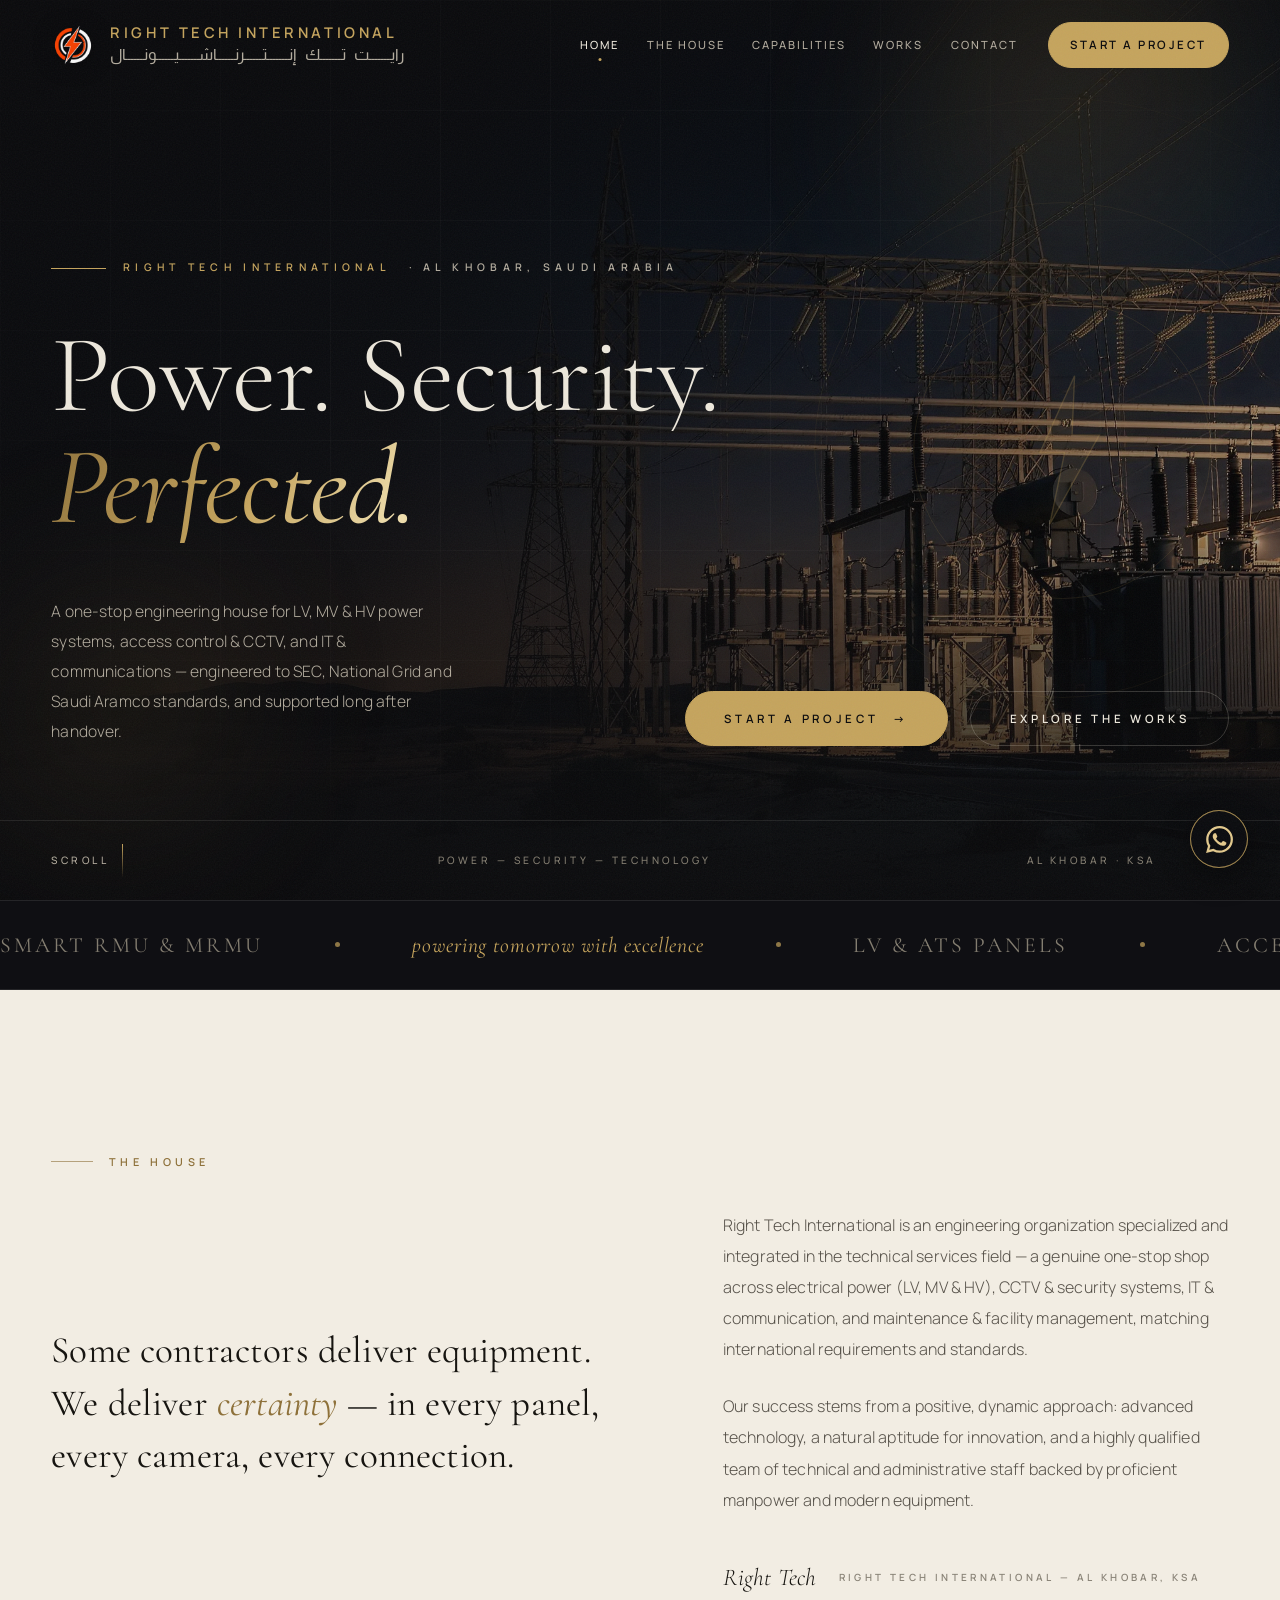
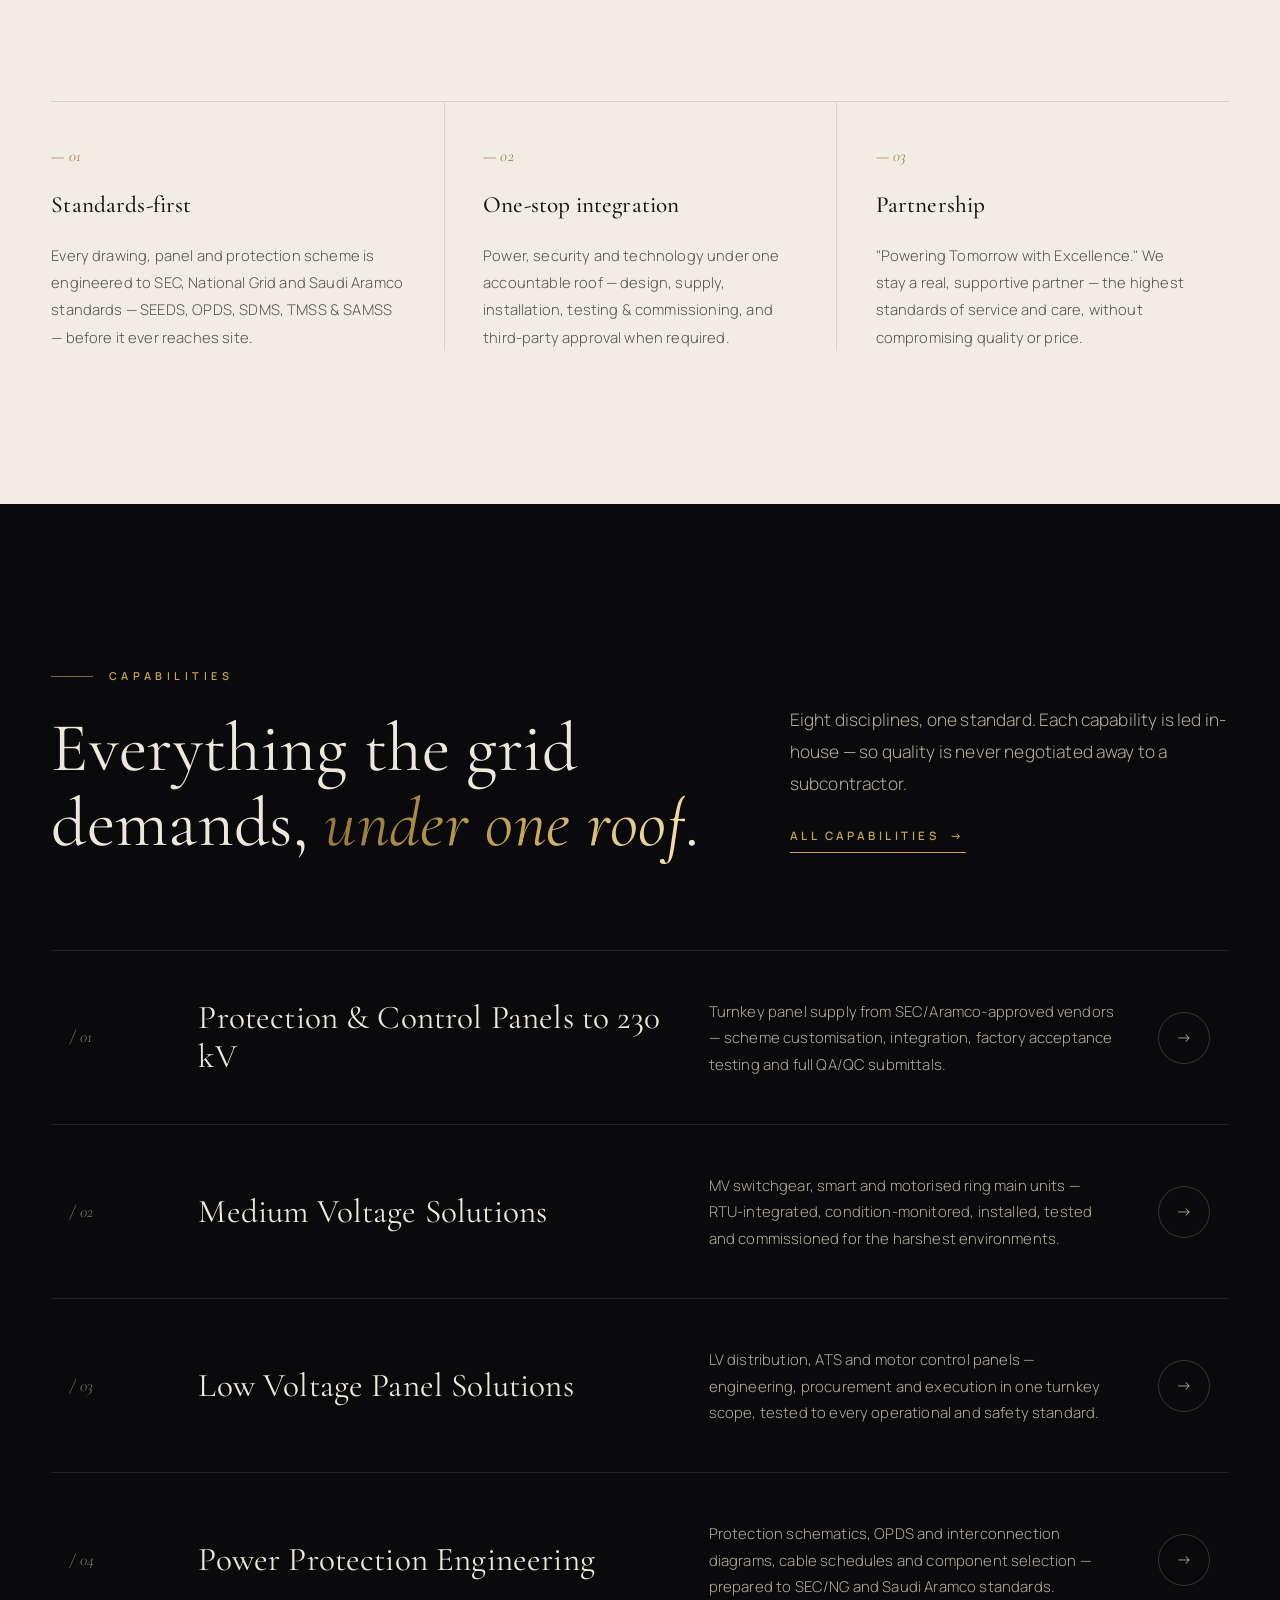
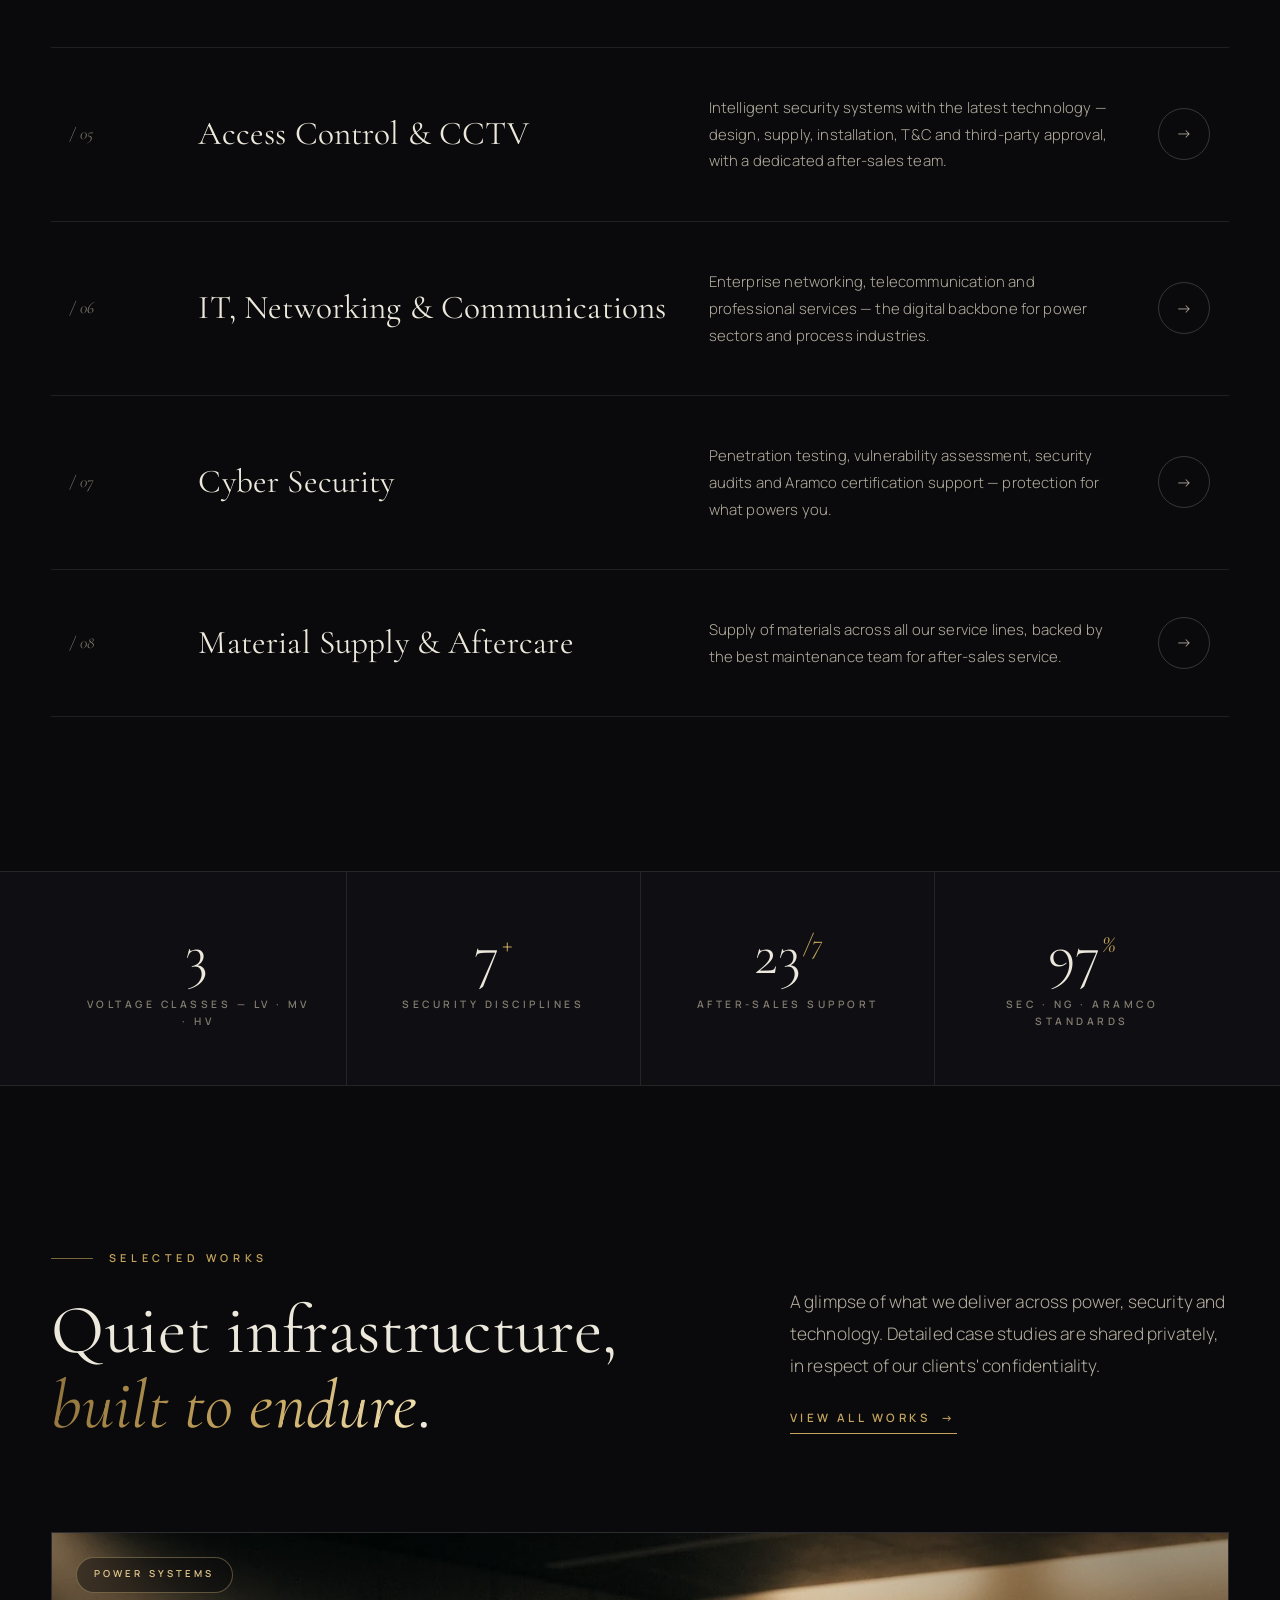
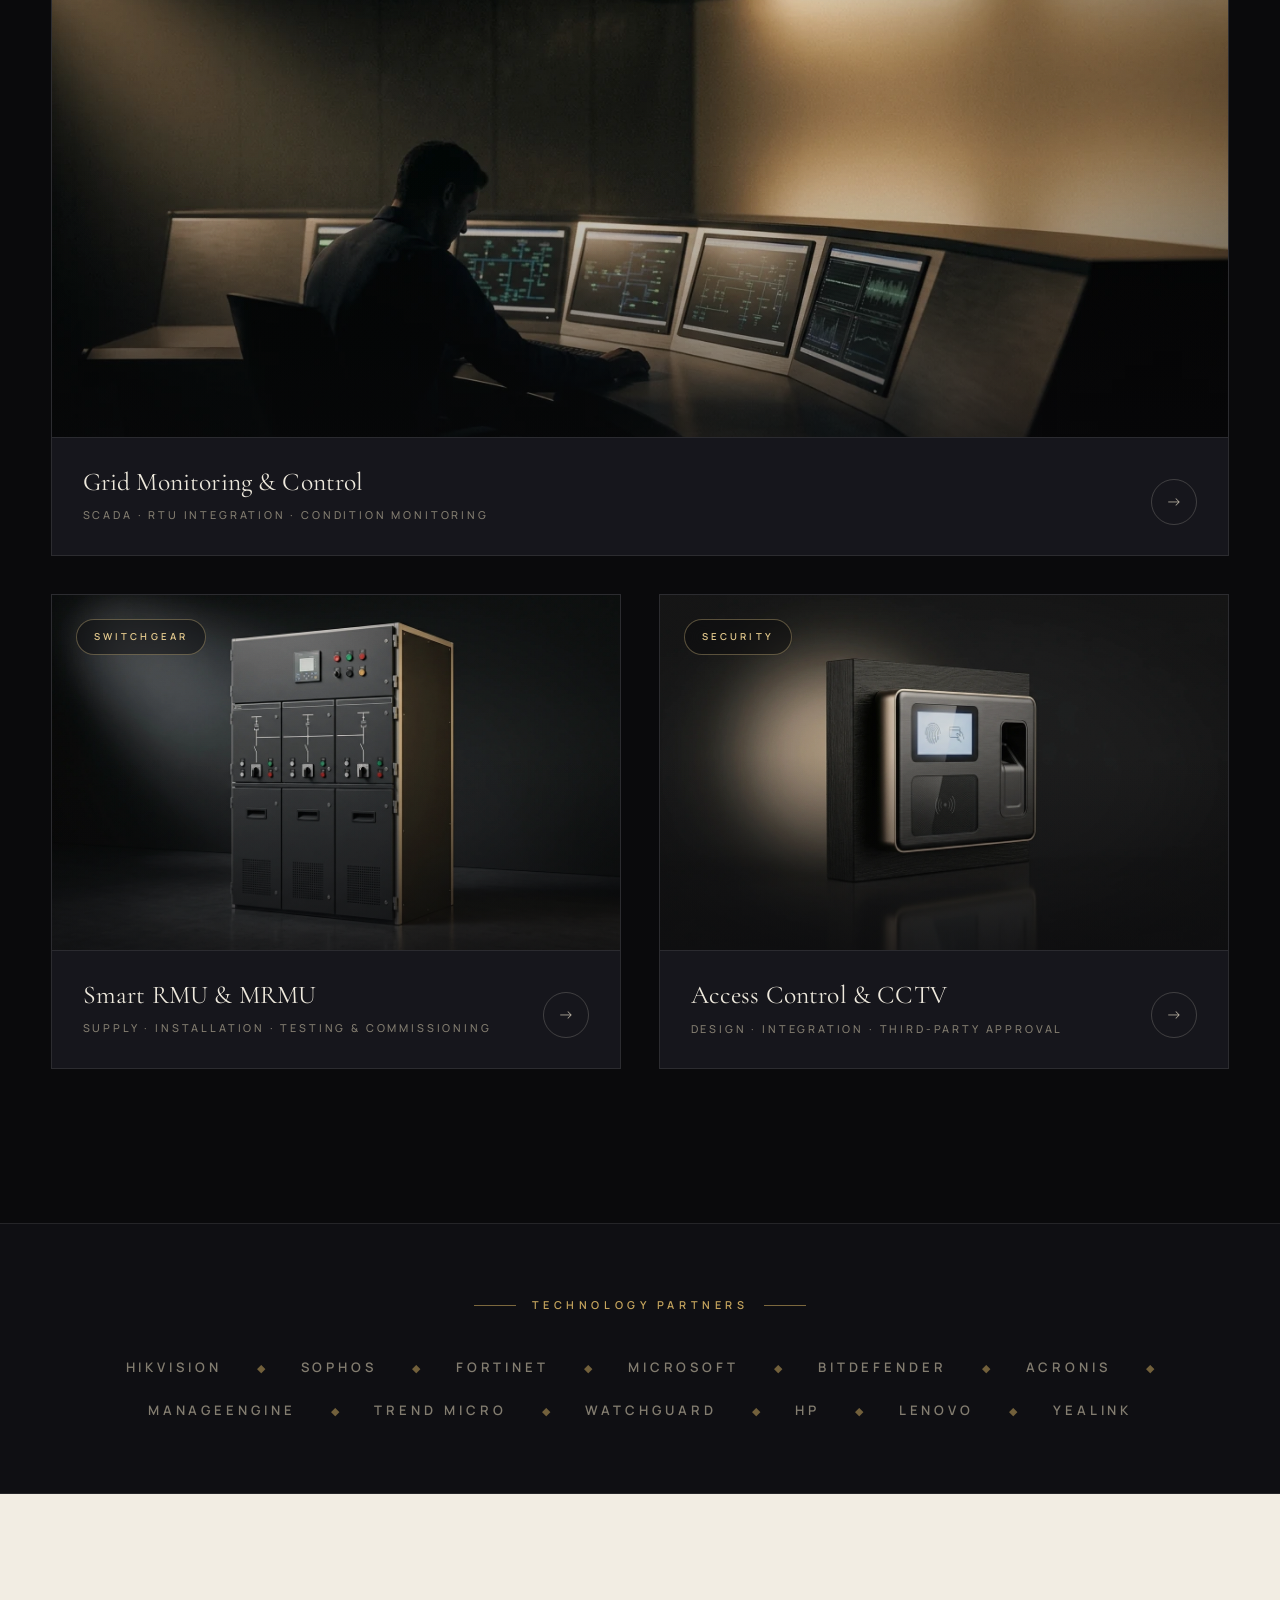
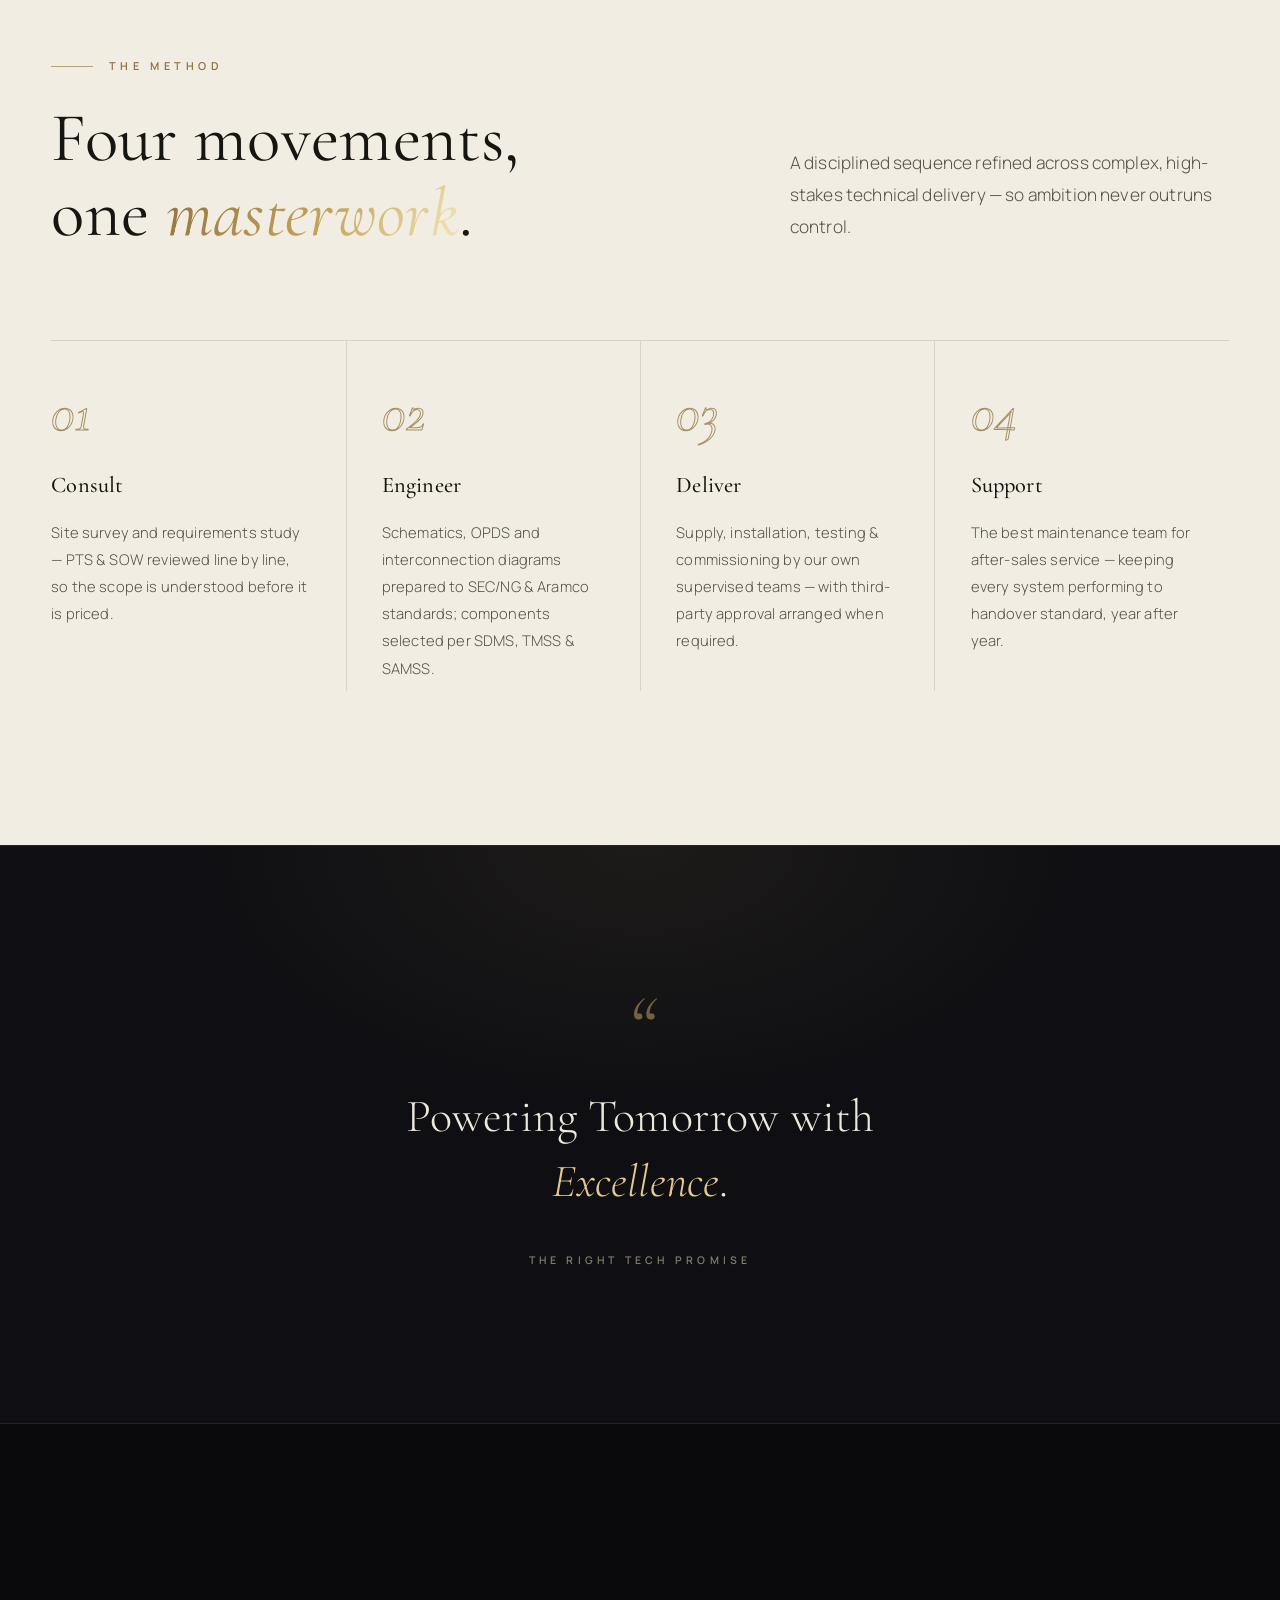
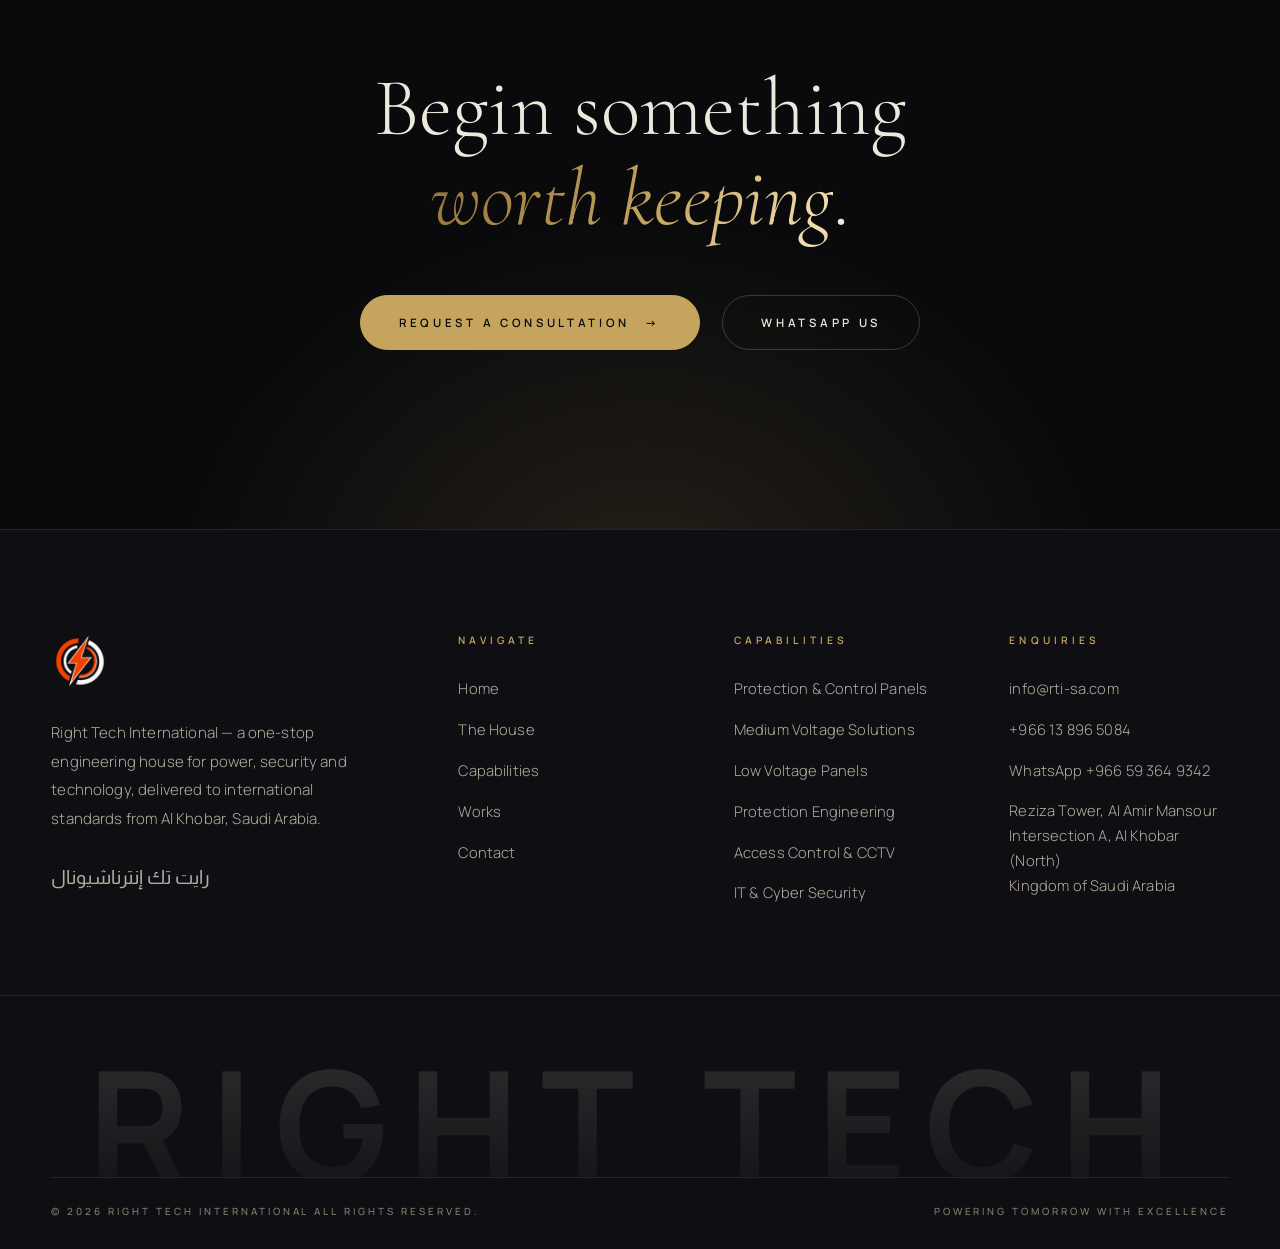
<file: index.html>
<!DOCTYPE html>
<html lang="en">
<head>
<meta charset="UTF-8">
<meta name="viewport" content="width=device-width, initial-scale=1.0">
<title>Right Tech International | Power, Security &amp; Technology, Al Khobar KSA</title>
<meta name="description" content="Right Tech International (Right Tech) is a one-stop engineering house in Al Khobar, Saudi Arabia — protection &amp; control panels to 230 kV, medium voltage switchgear &amp; ring main units, low voltage panels, power protection engineering to SEC/NG &amp; Saudi Aramco standards, CCTV &amp; access control, IT, networking and cyber security.">
<link rel="canonical" href="https://rti-sa.com/">
<meta name="robots" content="index, follow">
<meta name="theme-color" content="#0a0a0c">
<meta property="og:type" content="website">
<meta property="og:site_name" content="Right Tech International">
<meta property="og:title" content="Right Tech International — Power, Security &amp; Technology, Perfected">
<meta property="og:description" content="One-stop engineering house in Al Khobar, KSA — protection &amp; control panels to 230 kV, MV &amp; LV solutions, power protection engineering to SEC/NG &amp; Aramco standards, CCTV &amp; access control, IT &amp; cyber security.">
<meta property="og:url" content="https://rti-sa.com/">
<meta property="og:image" content="https://rti-sa.com/assets/img/og-image.jpg">
<meta property="og:image:width" content="1200">
<meta property="og:image:height" content="630">
<meta name="twitter:card" content="summary_large_image">
<meta name="twitter:title" content="Right Tech International — Power, Security &amp; Technology, Perfected">
<meta name="twitter:description" content="One-stop engineering house in Al Khobar, KSA — power distribution, protection engineering, CCTV &amp; access control, IT &amp; cyber security.">
<meta name="twitter:image" content="https://rti-sa.com/assets/img/og-image.jpg">
<script type="application/ld+json">{"@context":"https://schema.org","@type":"Organization","name":"Right Tech International","alternateName":"RTI","url":"https://rti-sa.com/","logo":"https://rti-sa.com/assets/site-icon-512.png","description":"One-stop engineering organization for electrical power (LV, MV & HV), CCTV & security systems, IT & communication, and maintenance & facility management — matching international requirements and standards.","email":"info@rti-sa.com","telephone":"+966138965084","address":{"@type":"PostalAddress","streetAddress":"Suite 1/3, 2nd Floor, Reziza Tower, Al Amir Mansour Intersection A","addressLocality":"Al Khobar","addressRegion":"Eastern Province","addressCountry":"SA"},"contactPoint":[{"@type":"ContactPoint","telephone":"+966138965084","contactType":"customer service","email":"info@rti-sa.com"},{"@type":"ContactPoint","telephone":"+966593649342","contactType":"sales"}],"slogan":"Powering Tomorrow with Excellence","sameAs":[]}</script>
<link rel="preload" as="image" href="assets/img/hero-substation.webp?v=1" media="(min-width: 641px)">
<link rel="preload" as="image" href="assets/img/hero-substation-mobile.webp?v=1" media="(max-width: 640px)">
<link rel="preconnect" href="https://fonts.googleapis.com">
<link rel="preconnect" href="https://fonts.gstatic.com" crossorigin>
<link href="https://fonts.googleapis.com/css2?family=Cormorant+Garamond:ital,wght@0,300;0,400;0,500;0,600;1,300;1,400;1,500&family=Manrope:wght@200;300;400;500;600;700&family=Almarai:wght@400;700&display=swap" rel="stylesheet">
<link rel="icon" href="assets/favicon.ico?v=3" sizes="any">
<link rel="icon" type="image/png" sizes="32x32" href="assets/favicon-32.png?v=3">
<link rel="icon" type="image/png" sizes="16x16" href="assets/favicon-16.png?v=3">
<link rel="apple-touch-icon" href="assets/apple-touch-icon.png?v=3">
<link rel="stylesheet" href="css/style.css?v=11">
</head>
<body>

<!-- Preloader -->
<div class="preloader" aria-hidden="true">
  <img class="preloader__mark-img" src="assets/right-tech-mark.png" alt="" width="342" height="319">
  <div class="preloader__word"><span>Right&nbsp;Tech</span></div>
  <div class="preloader__line"></div>
</div>

<!-- Ambience -->
<div class="grain" aria-hidden="true"></div>
<div class="cursor-dot" aria-hidden="true"></div>
<div class="cursor-ring" aria-hidden="true"></div>

<!-- ================= NAV ================= -->
<header class="nav">
  <div class="wrap nav__inner">
    <a class="nav__brand" href="index.html" aria-label="Right Tech — home">
      <img src="assets/right-tech-mark.png" alt="Right Tech International logo" width="342" height="319">
      <span class="nav__brand-text">
        <span class="nav__brand-sub">Right Tech International</span>
        <span class="nav__brand-ar" dir="rtl" lang="ar" aria-label="رايت تك إنترناشيونال">رايـــــــت تـــــــك إنـــــــتــــــرنــــــاشــــــيــــــونــــــال</span>
      </span>
    </a>

    <nav class="nav__links" aria-label="Primary">
      <a class="nav__link active" href="index.html">Home</a>
      <a class="nav__link" href="about.html">The House</a>
      <a class="nav__link" href="services.html">Capabilities</a>
      <a class="nav__link" href="projects.html">Works</a>
      <a class="nav__link" href="contact.html">Contact</a>
      <a class="btn btn--gold nav__cta" href="contact.html" data-magnet>Start a Project</a>
    </nav>

    <button class="burger" aria-label="Open menu" aria-expanded="false">
      <span></span><span></span><span></span>
    </button>
  </div>
</header>

<!-- Fullscreen menu -->
<div class="menu" aria-hidden="true">
  <div class="wrap menu__inner">
    <nav class="menu__links" aria-label="Menu">
      <a class="menu__link active" href="index.html"><i>I</i> <em>Home</em></a>
      <a class="menu__link" href="about.html"><i>II</i> <em>The House</em></a>
      <a class="menu__link" href="services.html"><i>III</i> <em>Capabilities</em></a>
      <a class="menu__link" href="projects.html"><i>IV</i> <em>Works</em></a>
      <a class="menu__link" href="contact.html"><i>V</i> <em>Contact</em></a>
    </nav>
    <div class="menu__aside">
      <div class="menu__aside-block">
        <h5>Enquiries</h5>
        <a href="mailto:info@rti-sa.com">info@rti-sa.com</a><br>
        <a href="tel:+966138965084">+966 13 896 5084</a><br>
        <a href="https://wa.me/966593649342" target="_blank" rel="noopener">WhatsApp +966 59 364 9342</a>
      </div>
      <div class="menu__aside-block">
        <h5>The Studio</h5>
        <p>Reziza Tower, Al Amir Mansour<br>Intersection A, Al Khobar (North)<br>Kingdom of Saudi Arabia</p>
      </div>
    </div>
  </div>
</div>

<main>

<!-- ================= HERO ================= -->
<section class="hero">
  <div class="hero__bg" aria-hidden="true">
    <div class="hero__photo"></div>
    <div class="orb orb--1"></div>
    <div class="orb orb--2"></div>
    <svg class="hero__arc" viewBox="0 0 600 600" fill="none" aria-hidden="true">
      <circle cx="300" cy="300" r="120" stroke="rgba(197,164,93,0.28)" stroke-width="0.7"/>
      <circle cx="300" cy="300" r="200" stroke="rgba(197,164,93,0.16)" stroke-width="0.7"/>
      <circle cx="300" cy="300" r="284" stroke="rgba(197,164,93,0.08)" stroke-width="0.7"/>
      <g stroke="rgba(197,164,93,0.5)" stroke-width="1.1" stroke-linecap="square">
        <path d="M310 240 L282 302 L302 302 L290 360 L330 288 L308 288 Z" fill="rgba(197,164,93,0.14)"/>
      </g>
    </svg>
  </div>

  <div class="wrap hero__inner">
    <p class="hero__eyebrow"><b>Right&nbsp;Tech&nbsp;International</b> <span class="hero__eyebrow-loc">Al Khobar, Saudi&nbsp;Arabia</span></p>
    <h1 class="hero__title">
      <span class="line"><span>Power. Security.</span></span>
      <span class="line"><span><em>Perfected.</em></span></span>
    </h1>
    <div class="hero__foot">
      <p class="hero__sub">A one-stop engineering house for LV, MV &amp; HV power systems, access control &amp; CCTV, and IT &amp; communications — engineered to SEC, National Grid and Saudi Aramco standards, and supported long after handover.</p>
      <div class="hero__actions">
        <a class="btn btn--gold" href="contact.html" data-magnet>Start a Project <span class="arr">→</span></a>
        <a class="btn" href="projects.html" data-magnet>Explore the Works</a>
      </div>
    </div>
  </div>

  <div class="hero__meta">
    <div class="wrap hero__meta-inner">
      <span class="scroll-cue">Scroll <span class="stem"></span></span>
      <span>Power — Security — Technology</span>
      <span style="padding-right:4.5rem">Al Khobar · KSA</span>
    </div>
  </div>
</section>

<!-- ================= MARQUEE ================= -->
<div class="marquee" aria-hidden="true">
  <div class="marquee__track">
    <span class="marquee__item">Smart RMU &amp; MRMU <span class="dot"></span> <em>powering tomorrow with excellence</em> <span class="dot"></span> LV &amp; ATS Panels <span class="dot"></span> Access Control &amp; CCTV <span class="dot"></span> IT &amp; Cyber Security <span class="dot"></span> <em>engineered to Aramco standards</em> <span class="dot"></span></span>
    <span class="marquee__item">Smart RMU &amp; MRMU <span class="dot"></span> <em>powering tomorrow with excellence</em> <span class="dot"></span> LV &amp; ATS Panels <span class="dot"></span> Access Control &amp; CCTV <span class="dot"></span> IT &amp; Cyber Security <span class="dot"></span> <em>engineered to Aramco standards</em> <span class="dot"></span></span>
  </div>
</div>

<!-- ================= INTRO ================= -->
<section class="section section--paper">
  <div class="wrap">
    <p class="label rv">The House</p>
    <div class="intro__grid" style="margin-top:2.4rem">
      <h2 class="intro__statement rv" style="--d:.08s">Some contractors deliver equipment. We deliver <em>certainty</em> — in every panel, every camera, every connection.</h2>
      <div class="intro__body">
        <p class="rv" style="--d:.16s">Right Tech International is an engineering organization specialized and integrated in the technical services field — a genuine one-stop shop across electrical power (LV, MV &amp; HV), CCTV &amp; security systems, IT &amp; communication, and maintenance &amp; facility management, matching international requirements and standards.</p>
        <p class="rv" style="--d:.24s">Our success stems from a positive, dynamic approach: advanced technology, a natural aptitude for innovation, and a highly qualified team of technical and administrative staff backed by proficient manpower and modern equipment.</p>
        <div class="intro__sig rv" style="--d:.3s">
          <span class="intro__sig-name">Right Tech</span>
          <span class="intro__sig-role">Right Tech International — Al Khobar, KSA</span>
        </div>
      </div>
    </div>

    <div class="pillars">
      <div class="pillar rv">
        <span class="pillar__num">— 01</span>
        <h3>Standards-first</h3>
        <p>Every drawing, panel and protection scheme is engineered to SEC, National Grid and Saudi Aramco standards — SEEDS, OPDS, SDMS, TMSS &amp; SAMSS — before it ever reaches site.</p>
      </div>
      <div class="pillar rv" style="--d:.1s">
        <span class="pillar__num">— 02</span>
        <h3>One-stop integration</h3>
        <p>Power, security and technology under one accountable roof — design, supply, installation, testing &amp; commissioning, and third-party approval when required.</p>
      </div>
      <div class="pillar rv" style="--d:.2s">
        <span class="pillar__num">— 03</span>
        <h3>Partnership</h3>
        <p>"Powering Tomorrow with Excellence." We stay a real, supportive partner — the highest standards of service and care, without compromising quality or price.</p>
      </div>
    </div>
  </div>
</section>

<!-- ================= SERVICES ================= -->
<section class="section">
  <div class="wrap">
    <div class="sect-head">
      <div>
        <p class="label rv">Capabilities</p>
        <h2 class="h-display rv" style="--d:.08s">Everything the grid<br>demands, <em>under one roof</em>.</h2>
      </div>
      <div class="sect-head__side rv" style="--d:.16s">
        <p class="lead">Eight disciplines, one standard. Each capability is led in-house — so quality is never negotiated away to a subcontractor.</p>
        <a class="link-line" href="services.html">All capabilities <span>→</span></a>
      </div>
    </div>

    <div class="svc-rows">
      <a class="svc-row rv" href="services.html#protection-panels">
        <span class="svc-row__num">/ 01</span>
        <h3 class="svc-row__title">Protection &amp; Control Panels to 230 kV</h3>
        <p class="svc-row__desc">Turnkey panel supply from SEC/Aramco-approved vendors — scheme customisation, integration, factory acceptance testing and full QA/QC submittals.</p>
        <span class="svc-row__arrow" aria-hidden="true">→</span>
      </a>
      <a class="svc-row rv" href="services.html#medium-voltage" style="--d:.04s">
        <span class="svc-row__num">/ 02</span>
        <h3 class="svc-row__title">Medium Voltage Solutions</h3>
        <p class="svc-row__desc">MV switchgear, smart and motorised ring main units — RTU-integrated, condition-monitored, installed, tested and commissioned for the harshest environments.</p>
        <span class="svc-row__arrow" aria-hidden="true">→</span>
      </a>
      <a class="svc-row rv" href="services.html#low-voltage" style="--d:.08s">
        <span class="svc-row__num">/ 03</span>
        <h3 class="svc-row__title">Low Voltage Panel Solutions</h3>
        <p class="svc-row__desc">LV distribution, ATS and motor control panels — engineering, procurement and execution in one turnkey scope, tested to every operational and safety standard.</p>
        <span class="svc-row__arrow" aria-hidden="true">→</span>
      </a>
      <a class="svc-row rv" href="services.html#protection" style="--d:.12s">
        <span class="svc-row__num">/ 04</span>
        <h3 class="svc-row__title">Power Protection Engineering</h3>
        <p class="svc-row__desc">Protection schematics, OPDS and interconnection diagrams, cable schedules and component selection — prepared to SEC/NG and Saudi Aramco standards.</p>
        <span class="svc-row__arrow" aria-hidden="true">→</span>
      </a>
      <a class="svc-row rv" href="services.html#cctv" style="--d:.16s">
        <span class="svc-row__num">/ 05</span>
        <h3 class="svc-row__title">Access Control &amp; CCTV</h3>
        <p class="svc-row__desc">Intelligent security systems with the latest technology — design, supply, installation, T&amp;C and third-party approval, with a dedicated after-sales team.</p>
        <span class="svc-row__arrow" aria-hidden="true">→</span>
      </a>
      <a class="svc-row rv" href="services.html#it" style="--d:.2s">
        <span class="svc-row__num">/ 06</span>
        <h3 class="svc-row__title">IT, Networking &amp; Communications</h3>
        <p class="svc-row__desc">Enterprise networking, telecommunication and professional services — the digital backbone for power sectors and process industries.</p>
        <span class="svc-row__arrow" aria-hidden="true">→</span>
      </a>
      <a class="svc-row rv" href="services.html#cyber" style="--d:.24s">
        <span class="svc-row__num">/ 07</span>
        <h3 class="svc-row__title">Cyber Security</h3>
        <p class="svc-row__desc">Penetration testing, vulnerability assessment, security audits and Aramco certification support — protection for what powers you.</p>
        <span class="svc-row__arrow" aria-hidden="true">→</span>
      </a>
      <a class="svc-row rv" href="services.html#supply" style="--d:.28s">
        <span class="svc-row__num">/ 08</span>
        <h3 class="svc-row__title">Material Supply &amp; Aftercare</h3>
        <p class="svc-row__desc">Supply of materials across all our service lines, backed by the best maintenance team for after-sales service.</p>
        <span class="svc-row__arrow" aria-hidden="true">→</span>
      </a>
    </div>
  </div>
</section>

<!-- ================= STATS ================= -->
<section class="stats">
  <div class="wrap">
    <div class="stats__grid">
      <div class="stat rv">
        <span class="stat__num" data-count="3">0<sup></sup></span>
        <span class="stat__cap">Voltage Classes — LV · MV · HV</span>
      </div>
      <div class="stat rv" style="--d:.08s">
        <span class="stat__num" data-count="7">0<sup>+</sup></span>
        <span class="stat__cap">Security Disciplines</span>
      </div>
      <div class="stat rv" style="--d:.16s">
        <span class="stat__num" data-count="24">0<sup>/7</sup></span>
        <span class="stat__cap">After-Sales Support</span>
      </div>
      <div class="stat rv" style="--d:.24s">
        <span class="stat__num" data-count="100">0<sup>%</sup></span>
        <span class="stat__cap">SEC · NG · Aramco Standards</span>
      </div>
    </div>
  </div>
</section>

<!-- ================= SELECTED WORKS ================= -->
<section class="section">
  <div class="wrap">
    <div class="sect-head">
      <div>
        <p class="label rv">Selected Works</p>
        <h2 class="h-display rv" style="--d:.08s">Quiet infrastructure,<br><em>built to endure</em>.</h2>
      </div>
      <div class="sect-head__side rv" style="--d:.16s">
        <p class="lead">A glimpse of what we deliver across power, security and technology. Detailed case studies are shared privately, in respect of our clients' confidentiality.</p>
        <a class="link-line" href="projects.html">View all works <span>→</span></a>
      </div>
    </div>

    <div class="projects-grid">
      <a class="proj-card proj-card--wide rv" href="projects.html">
        <div class="proj-card__art">
          <div class="art art--photo">
            <img src="assets/img/control-room.webp?v=3" alt="Grid monitoring and control room with live dashboards" loading="lazy">
          </div>
          <span class="proj-card__tag">Power Systems</span>
        </div>
        <div class="proj-card__body">
          <div>
            <h3 class="proj-card__title">Grid Monitoring &amp; Control</h3>
            <p class="proj-card__meta">SCADA · RTU Integration · Condition Monitoring</p>
          </div>
          <span class="proj-card__go" aria-hidden="true">→</span>
        </div>
      </a>

      <a class="proj-card rv" href="projects.html">
        <div class="proj-card__art">
          <div class="art art--photo">
            <img src="assets/img/rmu-cabinet.webp?v=3" alt="Smart ring main unit (RMU) medium-voltage switchgear with protection relay and single-line mimic panels" loading="lazy">
          </div>
          <span class="proj-card__tag">Switchgear</span>
        </div>
        <div class="proj-card__body">
          <div>
            <h3 class="proj-card__title">Smart RMU &amp; MRMU</h3>
            <p class="proj-card__meta">Supply · Installation · Testing &amp; Commissioning</p>
          </div>
          <span class="proj-card__go" aria-hidden="true">→</span>
        </div>
      </a>

      <a class="proj-card rv" href="projects.html" style="--d:.1s">
        <div class="proj-card__art">
          <div class="art art--photo">
            <img src="assets/img/access-control.webp?v=3" alt="Access control reader terminal with card and biometric authentication" loading="lazy">
          </div>
          <span class="proj-card__tag">Security</span>
        </div>
        <div class="proj-card__body">
          <div>
            <h3 class="proj-card__title">Access Control &amp; CCTV</h3>
            <p class="proj-card__meta">Design · Integration · Third-Party Approval</p>
          </div>
          <span class="proj-card__go" aria-hidden="true">→</span>
        </div>
      </a>
    </div>
  </div>
</section>

<!-- ================= PARTNERS ================= -->
<section class="partners">
  <div class="wrap">
    <div class="partners__head">
      <p class="label label--center rv">Technology Partners</p>
    </div>
    <div class="partners__row rv" style="--d:.08s">
      <span>Hikvision</span><i>◆</i>
      <span>Sophos</span><i>◆</i>
      <span>Fortinet</span><i>◆</i>
      <span>Microsoft</span><i>◆</i>
      <span>Bitdefender</span><i>◆</i>
      <span>Acronis</span><i>◆</i>
      <span>ManageEngine</span><i>◆</i>
      <span>Trend Micro</span><i>◆</i>
      <span>WatchGuard</span><i>◆</i>
      <span>HP</span><i>◆</i>
      <span>Lenovo</span><i>◆</i>
      <span>Yealink</span>
    </div>
  </div>
</section>

<!-- ================= PROCESS ================= -->
<section class="section section--paper">
  <div class="wrap">
    <div class="sect-head">
      <div>
        <p class="label rv">The Method</p>
        <h2 class="h-display rv" style="--d:.08s">Four movements,<br>one <em>masterwork</em>.</h2>
      </div>
      <div class="sect-head__side rv" style="--d:.16s">
        <p class="lead">A disciplined sequence refined across complex, high-stakes technical delivery — so ambition never outruns control.</p>
      </div>
    </div>

    <div class="process__grid">
      <div class="step rv">
        <div class="step__num">01</div>
        <h3>Consult</h3>
        <p>Site survey and requirements study — PTS &amp; SOW reviewed line by line, so the scope is understood before it is priced.</p>
      </div>
      <div class="step rv" style="--d:.08s">
        <div class="step__num">02</div>
        <h3>Engineer</h3>
        <p>Schematics, OPDS and interconnection diagrams prepared to SEC/NG &amp; Aramco standards; components selected per SDMS, TMSS &amp; SAMSS.</p>
      </div>
      <div class="step rv" style="--d:.16s">
        <div class="step__num">03</div>
        <h3>Deliver</h3>
        <p>Supply, installation, testing &amp; commissioning by our own supervised teams — with third-party approval arranged when required.</p>
      </div>
      <div class="step rv" style="--d:.24s">
        <div class="step__num">04</div>
        <h3>Support</h3>
        <p>The best maintenance team for after-sales service — keeping every system performing to handover standard, year after year.</p>
      </div>
    </div>
  </div>
</section>

<!-- ================= QUOTE ================= -->
<section class="quote-band">
  <div class="wrap">
    <figure>
      <span class="qmark rv" aria-hidden="true">&ldquo;</span>
      <blockquote class="rv" style="--d:.08s">Powering Tomorrow with <em>Excellence</em>.</blockquote>
      <figcaption class="rv" style="--d:.16s">The Right Tech Promise</figcaption>
    </figure>
  </div>
</section>

<!-- ================= CTA ================= -->
<section class="cta">
  <div class="wrap">
    <p class="label rv">Commissions</p>
    <h2 class="rv" style="--d:.08s">Begin something<br><em>worth keeping</em>.</h2>
    <div class="cta__actions rv" style="--d:.16s">
      <a class="btn btn--gold" href="contact.html" data-magnet>Request a Consultation <span class="arr">→</span></a>
      <a class="btn" href="https://wa.me/966593649342" target="_blank" rel="noopener" data-magnet>WhatsApp Us</a>
    </div>
  </div>
</section>

</main>

<!-- ================= FOOTER ================= -->
<footer class="footer">
  <div class="wrap footer__top">
    <div class="footer__brand">
      <img src="assets/right-tech-mark.png" alt="Right Tech International logo" width="342" height="319">
      <p>Right Tech International — a one-stop engineering house for power, security and technology, delivered to international standards from Al Khobar, Saudi Arabia.</p>
      <p class="ar" dir="rtl" lang="ar">رايت تك إنترناشيونال</p>
    </div>
    <div class="footer__col">
      <h5>Navigate</h5>
      <ul>
        <li><a href="index.html">Home</a></li>
        <li><a href="about.html">The House</a></li>
        <li><a href="services.html">Capabilities</a></li>
        <li><a href="projects.html">Works</a></li>
        <li><a href="contact.html">Contact</a></li>
      </ul>
    </div>
    <div class="footer__col">
      <h5>Capabilities</h5>
      <ul>
        <li><a href="services.html#protection-panels">Protection &amp; Control Panels</a></li>
        <li><a href="services.html#medium-voltage">Medium Voltage Solutions</a></li>
        <li><a href="services.html#low-voltage">Low Voltage Panels</a></li>
        <li><a href="services.html#protection">Protection Engineering</a></li>
        <li><a href="services.html#cctv">Access Control &amp; CCTV</a></li>
        <li><a href="services.html#it">IT &amp; Cyber Security</a></li>
      </ul>
    </div>
    <div class="footer__col">
      <h5>Enquiries</h5>
      <ul>
        <li><a href="mailto:info@rti-sa.com">info@rti-sa.com</a></li>
        <li><a href="tel:+966138965084">+966 13 896 5084</a></li>
        <li><a href="https://wa.me/966593649342" target="_blank" rel="noopener">WhatsApp +966 59 364 9342</a></li>
        <li><p>Reziza Tower, Al Amir Mansour<br>Intersection A, Al Khobar (North)<br>Kingdom of Saudi Arabia</p></li>
      </ul>
    </div>
  </div>

  <div class="footer__word" aria-hidden="true">
    <span>Right&nbsp;Tech</span>
  </div>

  <div class="wrap footer__bottom">
    <span>© <span data-year>2026</span> Right Tech International All rights reserved.</span>
    <span>Powering Tomorrow With Excellence</span>
  </div>
</footer>

<!-- WhatsApp -->
<a class="wa-fab" href="https://wa.me/966593649342" target="_blank" rel="noopener" aria-label="Chat with Right Tech on WhatsApp">
  <svg viewBox="0 0 24 24" fill="currentColor" aria-hidden="true"><path d="M17.472 14.382c-.297-.149-1.758-.867-2.03-.967-.273-.099-.471-.148-.67.15-.197.297-.767.966-.94 1.164-.173.199-.347.223-.644.075-.297-.15-1.255-.463-2.39-1.475-.883-.788-1.48-1.761-1.653-2.059-.173-.297-.018-.458.13-.606.134-.133.297-.347.446-.52.149-.174.198-.298.297-.497.1-.198.05-.371-.025-.52-.075-.149-.669-1.612-.916-2.207-.242-.579-.487-.5-.669-.51-.173-.008-.371-.01-.57-.01-.198 0-.52.074-.792.372-.272.297-1.04 1.016-1.04 2.479 0 1.462 1.065 2.875 1.213 3.074.149.198 2.096 3.2 5.077 4.487.709.306 1.262.489 1.694.625.712.227 1.36.195 1.871.118.571-.085 1.758-.719 2.006-1.413.248-.694.248-1.289.173-1.413-.074-.124-.272-.198-.57-.347m-5.421 7.403h-.004a9.87 9.87 0 01-5.031-1.378l-.361-.214-3.741.982.998-3.648-.235-.374a9.86 9.86 0 01-1.51-5.26c.001-5.45 4.436-9.884 9.888-9.884 2.64 0 5.122 1.03 6.988 2.898a9.825 9.825 0 012.893 6.994c-.003 5.45-4.437 9.884-9.885 9.884m8.413-18.297A11.815 11.815 0 0012.05 0C5.495 0 .16 5.335.157 11.892c0 2.096.547 4.142 1.588 5.945L.057 24l6.305-1.654a11.882 11.882 0 005.683 1.448h.005c6.554 0 11.89-5.335 11.893-11.893a11.821 11.821 0 00-3.48-8.413z"/></svg>
</a>

<script src="js/main.js?v=11" defer></script>
</body>
</html>
</file>
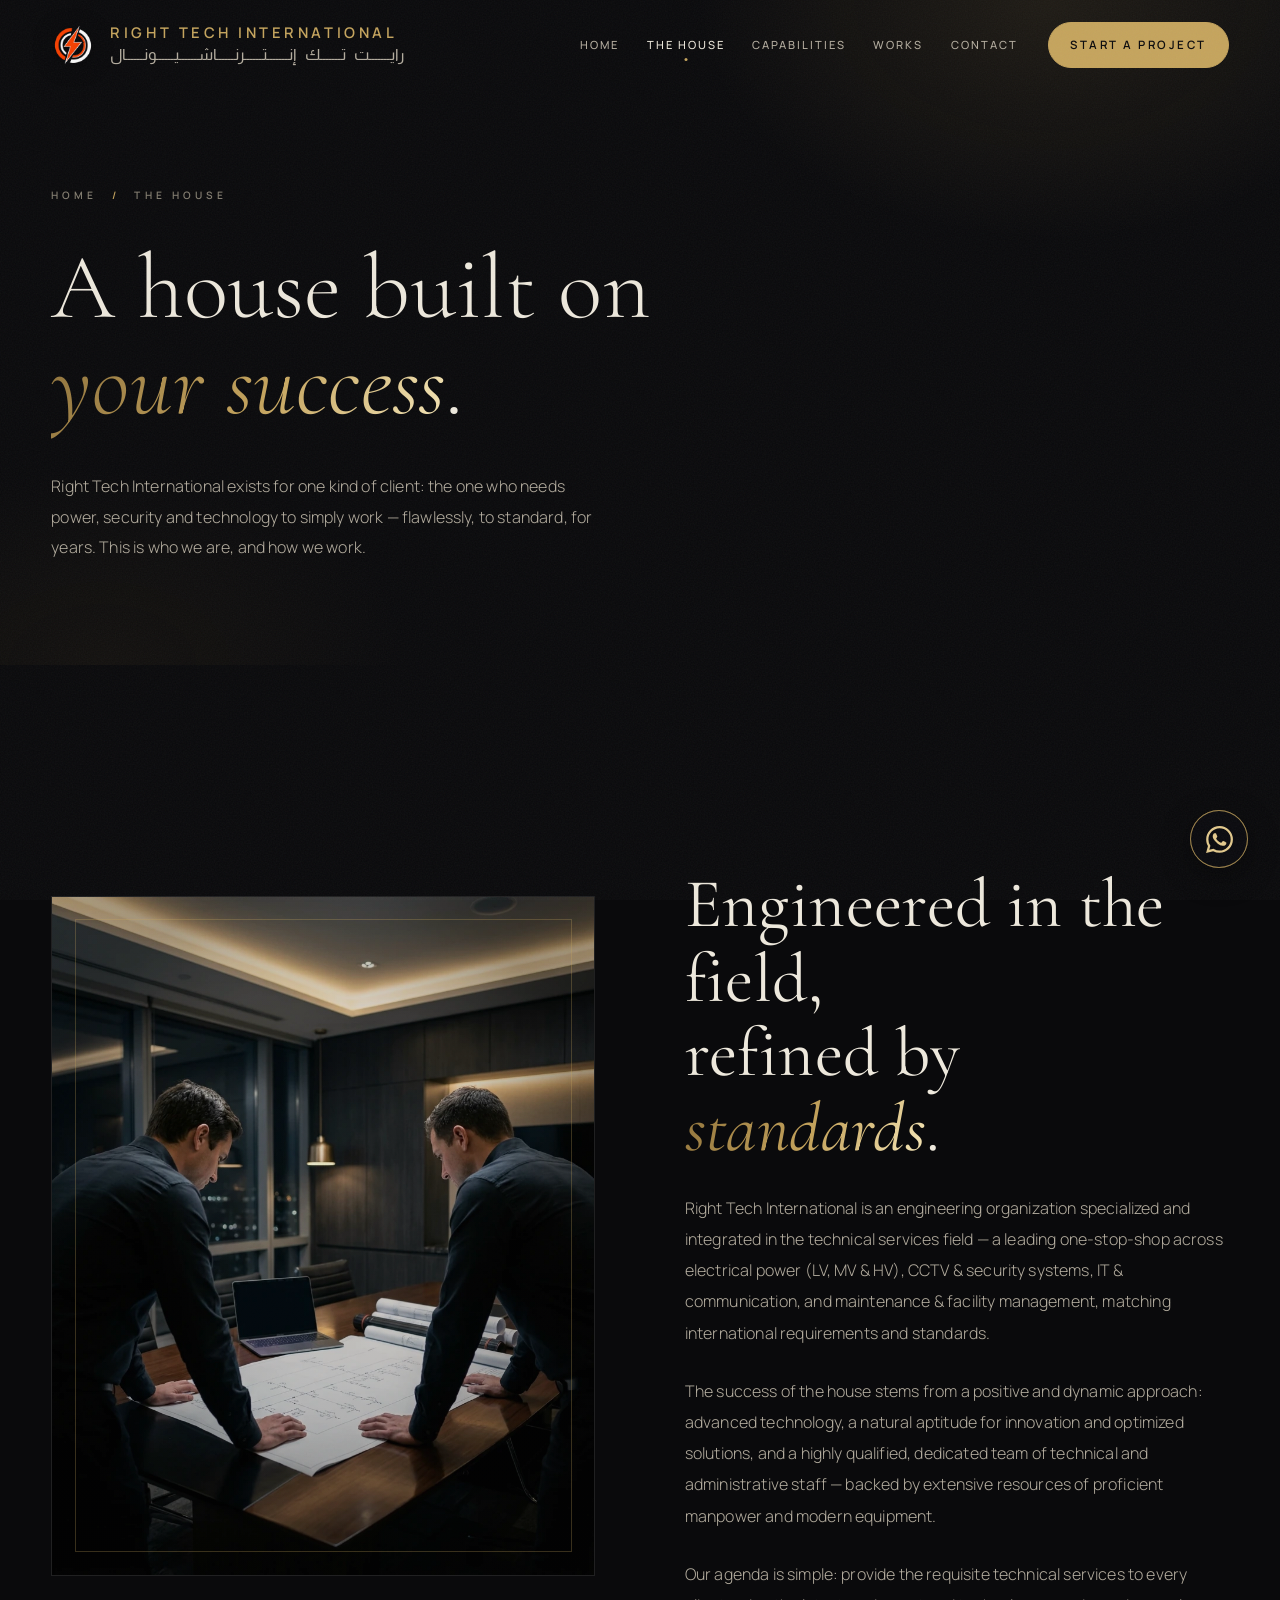
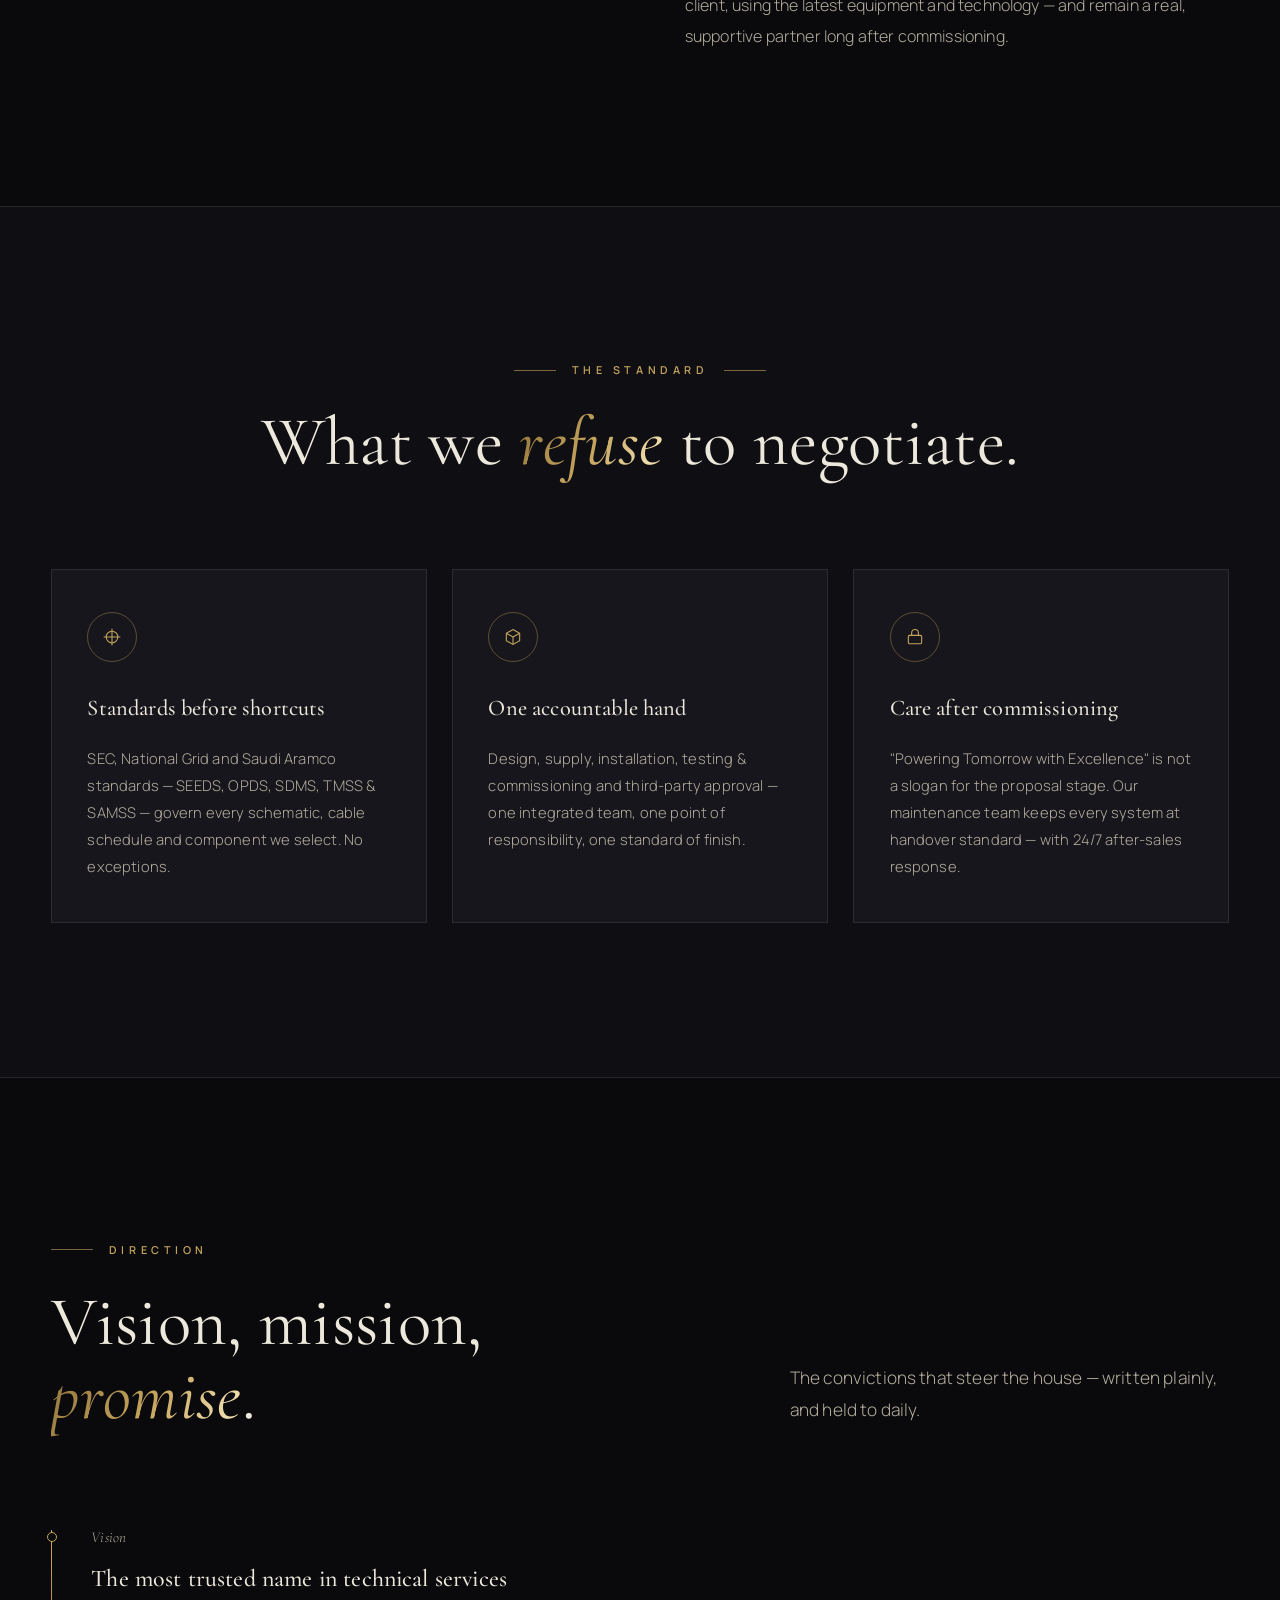
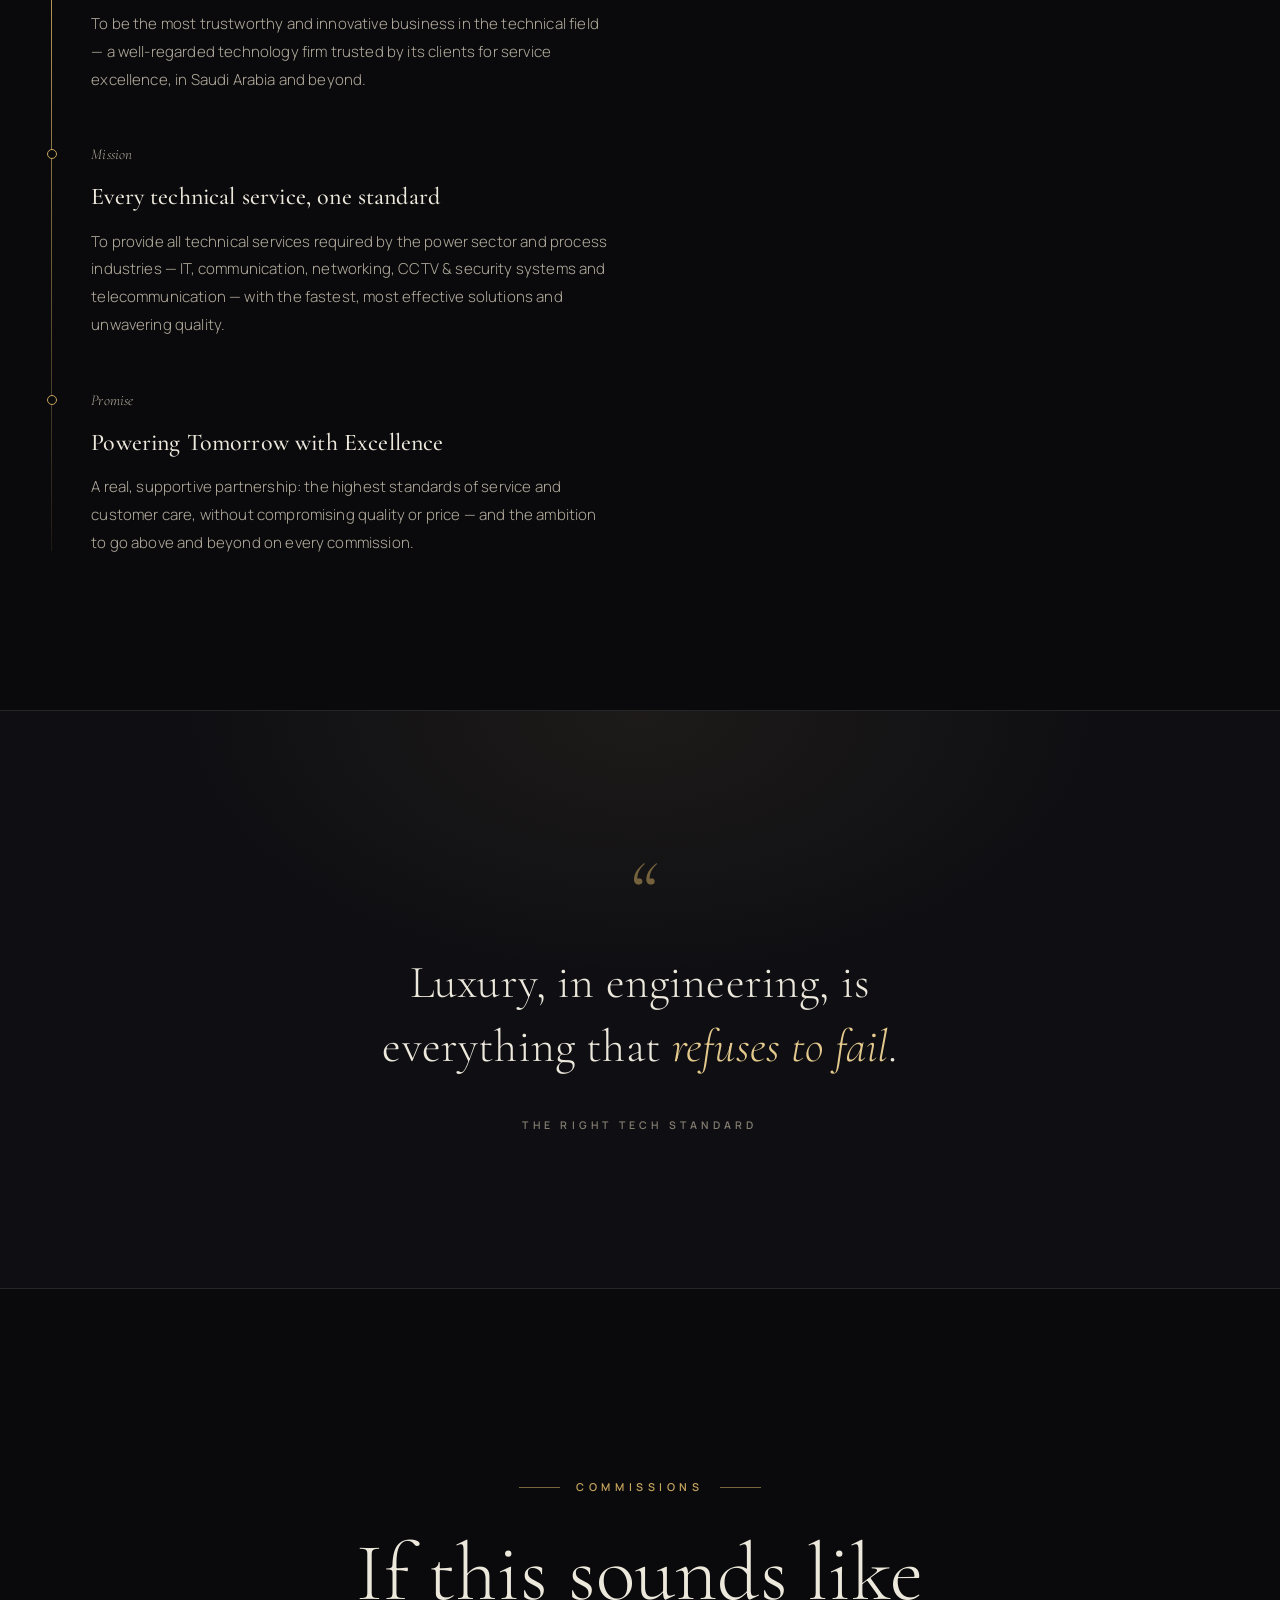
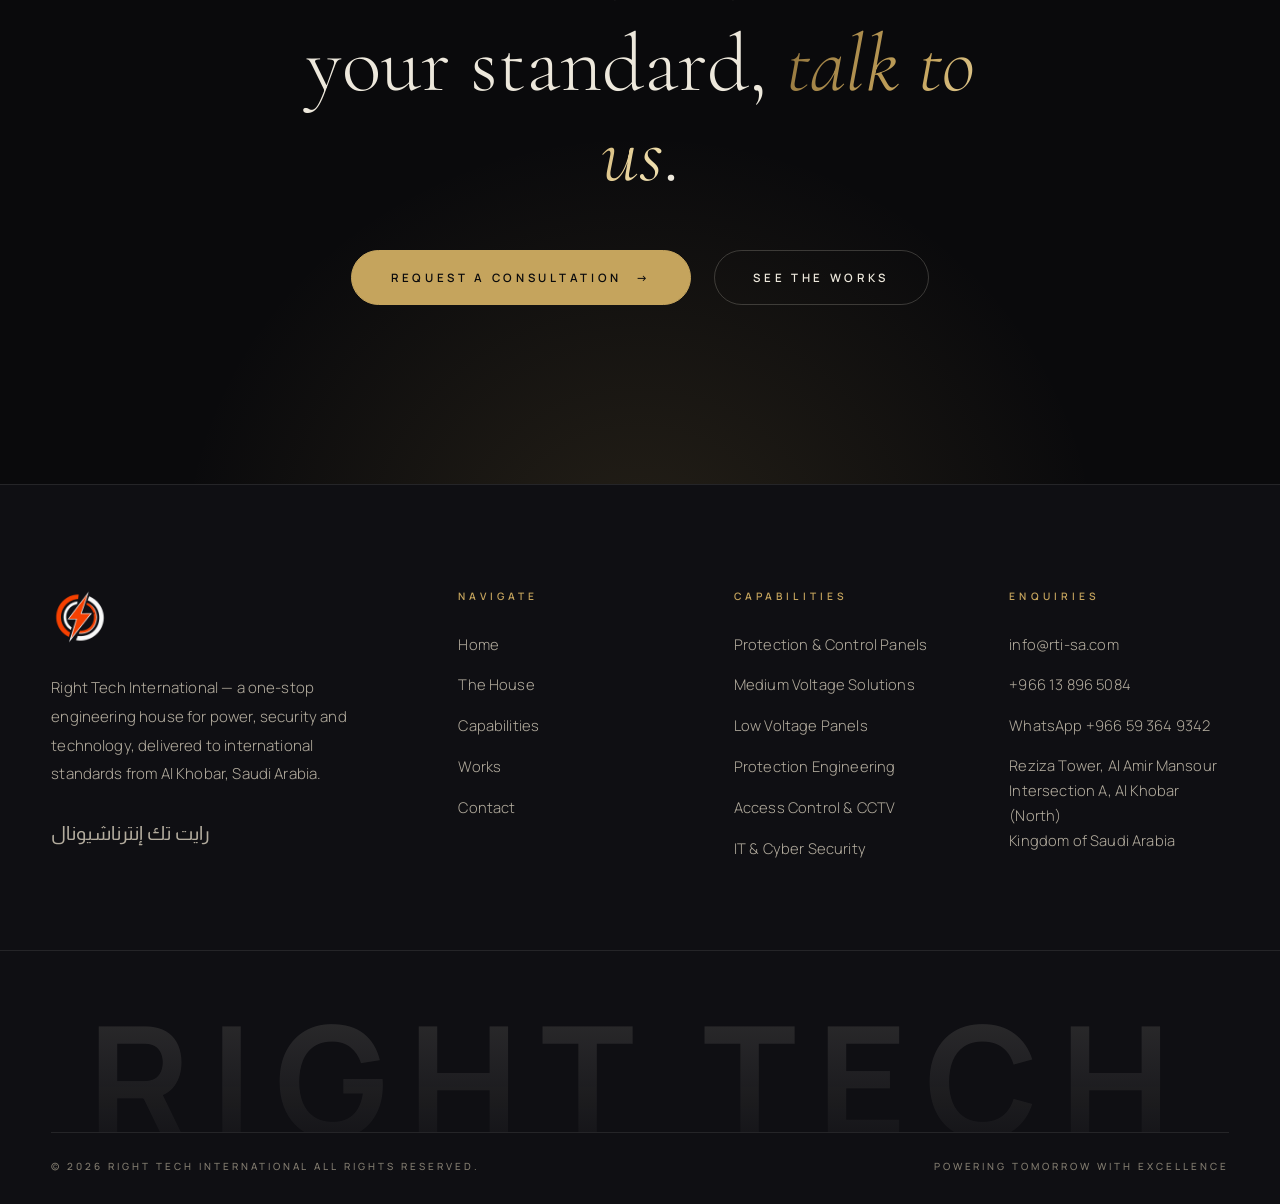
<file: about.html>
<!DOCTYPE html>
<html lang="en">
<head>
<meta charset="UTF-8">
<meta name="viewport" content="width=device-width, initial-scale=1.0">
<title>The House — Right Tech International | Al Khobar</title>
<meta name="description" content="The story, mission and vision of Right Tech International — a one-stop engineering organization for power, security and technology in Al Khobar, Saudi Arabia.">
<link rel="canonical" href="https://rti-sa.com/about.html">
<meta name="robots" content="index, follow">
<meta name="theme-color" content="#0a0a0c">
<meta property="og:type" content="website">
<meta property="og:site_name" content="Right Tech International">
<meta property="og:title" content="The House — Right Tech International">
<meta property="og:description" content="The story, mission and vision of Right Tech International — power, security and technology, perfected in Al Khobar, KSA.">
<meta property="og:url" content="https://rti-sa.com/about.html">
<meta property="og:image" content="https://rti-sa.com/assets/img/og-image.jpg">
<meta name="twitter:card" content="summary_large_image">
<link rel="preconnect" href="https://fonts.googleapis.com">
<link rel="preconnect" href="https://fonts.gstatic.com" crossorigin>
<link href="https://fonts.googleapis.com/css2?family=Cormorant+Garamond:ital,wght@0,300;0,400;0,500;0,600;1,300;1,400;1,500&family=Manrope:wght@200;300;400;500;600;700&family=Almarai:wght@400;700&display=swap" rel="stylesheet">
<link rel="icon" href="assets/favicon.ico?v=3" sizes="any">
<link rel="icon" type="image/png" sizes="32x32" href="assets/favicon-32.png?v=3">
<link rel="icon" type="image/png" sizes="16x16" href="assets/favicon-16.png?v=3">
<link rel="apple-touch-icon" href="assets/apple-touch-icon.png?v=3">
<link rel="stylesheet" href="css/style.css?v=11">
</head>
<body>

<!-- Preloader -->
<div class="preloader" aria-hidden="true">
  <img class="preloader__mark-img" src="assets/right-tech-mark.png" alt="" width="342" height="319">
  <div class="preloader__word"><span>Right&nbsp;Tech</span></div>
  <div class="preloader__line"></div>
</div>

<div class="grain" aria-hidden="true"></div>
<div class="cursor-dot" aria-hidden="true"></div>
<div class="cursor-ring" aria-hidden="true"></div>

<!-- ================= NAV ================= -->
<header class="nav">
  <div class="wrap nav__inner">
    <a class="nav__brand" href="index.html" aria-label="Right Tech — home">
      <img src="assets/right-tech-mark.png" alt="Right Tech International logo" width="342" height="319">
      <span class="nav__brand-text">
        <span class="nav__brand-sub">Right Tech International</span>
        <span class="nav__brand-ar" dir="rtl" lang="ar" aria-label="رايت تك إنترناشيونال">رايـــــــت تـــــــك إنـــــــتــــــرنــــــاشــــــيــــــونــــــال</span>
      </span>
    </a>

    <nav class="nav__links" aria-label="Primary">
      <a class="nav__link" href="index.html">Home</a>
      <a class="nav__link active" href="about.html">The House</a>
      <a class="nav__link" href="services.html">Capabilities</a>
      <a class="nav__link" href="projects.html">Works</a>
      <a class="nav__link" href="contact.html">Contact</a>
      <a class="btn btn--gold nav__cta" href="contact.html" data-magnet>Start a Project</a>
    </nav>

    <button class="burger" aria-label="Open menu" aria-expanded="false">
      <span></span><span></span><span></span>
    </button>
  </div>
</header>

<div class="menu" aria-hidden="true">
  <div class="wrap menu__inner">
    <nav class="menu__links" aria-label="Menu">
      <a class="menu__link" href="index.html"><i>I</i> <em>Home</em></a>
      <a class="menu__link active" href="about.html"><i>II</i> <em>The House</em></a>
      <a class="menu__link" href="services.html"><i>III</i> <em>Capabilities</em></a>
      <a class="menu__link" href="projects.html"><i>IV</i> <em>Works</em></a>
      <a class="menu__link" href="contact.html"><i>V</i> <em>Contact</em></a>
    </nav>
    <div class="menu__aside">
      <div class="menu__aside-block">
        <h5>Enquiries</h5>
        <a href="mailto:info@rti-sa.com">info@rti-sa.com</a><br>
        <a href="tel:+966138965084">+966 13 896 5084</a><br>
        <a href="https://wa.me/966593649342" target="_blank" rel="noopener">WhatsApp +966 59 364 9342</a>
      </div>
      <div class="menu__aside-block">
        <h5>The Studio</h5>
        <p>Reziza Tower, Al Amir Mansour<br>Intersection A, Al Khobar (North)<br>Kingdom of Saudi Arabia</p>
      </div>
    </div>
  </div>
</div>

<main>

<!-- ================= PAGE HERO ================= -->
<section class="page-hero">
  <div class="wrap">
    <p class="page-hero__crumb rv"><a href="index.html">Home</a> <span class="sep">/</span> The House</p>
    <h1 class="rv" style="--d:.08s">A house built on<br><em>your success</em>.</h1>
    <p class="page-hero__intro rv" style="--d:.16s">Right Tech International exists for one kind of client: the one who needs power, security and technology to simply work — flawlessly, to standard, for years. This is who we are, and how we work.</p>
  </div>
</section>

<!-- ================= STORY ================= -->
<section class="section">
  <div class="wrap duo">
    <div class="duo__art rv">
      <div class="art art--photo">
        <img src="assets/img/team.webp?v=3" alt="Right Tech engineers reviewing an electrical single-line schematic" loading="lazy">
      </div>
    </div>
    <div class="duo__copy">
      <p class="label rv">The Story</p>
      <h2 class="h-display rv" style="--d:.06s">Engineered in the field,<br>refined by <em>standards</em>.</h2>
      <p class="rv" style="--d:.12s">Right Tech International is an engineering organization specialized and integrated in the technical services field — a leading one-stop-shop across electrical power (LV, MV &amp; HV), CCTV &amp; security systems, IT &amp; communication, and maintenance &amp; facility management, matching international requirements and standards.</p>
      <p class="rv" style="--d:.18s">The success of the house stems from a positive and dynamic approach: advanced technology, a natural aptitude for innovation and optimized solutions, and a highly qualified, dedicated team of technical and administrative staff — backed by extensive resources of proficient manpower and modern equipment.</p>
      <p class="rv" style="--d:.24s">Our agenda is simple: provide the requisite technical services to every client, using the latest equipment and technology — and remain a real, supportive partner long after commissioning.</p>
    </div>
  </div>
</section>

<!-- ================= VALUES ================= -->
<section class="section section--raised" style="border-block:1px solid var(--line)">
  <div class="wrap">
    <div class="sect-head--center">
      <p class="label label--center rv">The Standard</p>
      <h2 class="h-display rv" style="--d:.08s">What we <em>refuse</em> to negotiate.</h2>
    </div>
    <div class="values-grid">
      <div class="value-card rv">
        <span class="value-card__glyph" aria-hidden="true">
          <svg width="20" height="20" viewBox="0 0 24 24" fill="none" stroke="currentColor" stroke-width="1.3"><path d="M12 2 L12 22 M2 12 L22 12"/><circle cx="12" cy="12" r="7"/></svg>
        </span>
        <h3>Standards before shortcuts</h3>
        <p>SEC, National Grid and Saudi Aramco standards — SEEDS, OPDS, SDMS, TMSS &amp; SAMSS — govern every schematic, cable schedule and component we select. No exceptions.</p>
      </div>
      <div class="value-card rv" style="--d:.1s">
        <span class="value-card__glyph" aria-hidden="true">
          <svg width="20" height="20" viewBox="0 0 24 24" fill="none" stroke="currentColor" stroke-width="1.3"><path d="M12 3 L20 7.5 V16.5 L12 21 L4 16.5 V7.5 Z"/><path d="M12 12 L20 7.5 M12 12 L4 7.5 M12 12 V21"/></svg>
        </span>
        <h3>One accountable hand</h3>
        <p>Design, supply, installation, testing &amp; commissioning and third-party approval — one integrated team, one point of responsibility, one standard of finish.</p>
      </div>
      <div class="value-card rv" style="--d:.2s">
        <span class="value-card__glyph" aria-hidden="true">
          <svg width="20" height="20" viewBox="0 0 24 24" fill="none" stroke="currentColor" stroke-width="1.3"><rect x="4" y="10" width="16" height="10" rx="1.5"/><path d="M8 10 V7 a4 4 0 0 1 8 0 v3"/></svg>
        </span>
        <h3>Care after commissioning</h3>
        <p>"Powering Tomorrow with Excellence" is not a slogan for the proposal stage. Our maintenance team keeps every system at handover standard — with 24/7 after-sales response.</p>
      </div>
    </div>
  </div>
</section>

<!-- ================= VISION / MISSION ================= -->
<section class="section">
  <div class="wrap">
    <div class="sect-head">
      <div>
        <p class="label rv">Direction</p>
        <h2 class="h-display rv" style="--d:.08s">Vision, mission,<br><em>promise</em>.</h2>
      </div>
      <div class="sect-head__side rv" style="--d:.16s">
        <p class="lead">The convictions that steer the house — written plainly, and held to daily.</p>
      </div>
    </div>

    <div class="timeline">
      <div class="tl-item rv">
        <p class="tl-item__year">Vision</p>
        <h3>The most trusted name in technical services</h3>
        <p>To be the most trustworthy and innovative business in the technical field — a well-regarded technology firm trusted by its clients for service excellence, in Saudi Arabia and beyond.</p>
      </div>
      <div class="tl-item rv" style="--d:.08s">
        <p class="tl-item__year">Mission</p>
        <h3>Every technical service, one standard</h3>
        <p>To provide all technical services required by the power sector and process industries — IT, communication, networking, CCTV &amp; security systems and telecommunication — with the fastest, most effective solutions and unwavering quality.</p>
      </div>
      <div class="tl-item rv" style="--d:.16s">
        <p class="tl-item__year">Promise</p>
        <h3>Powering Tomorrow with Excellence</h3>
        <p>A real, supportive partnership: the highest standards of service and customer care, without compromising quality or price — and the ambition to go above and beyond on every commission.</p>
      </div>
    </div>
  </div>
</section>

<!-- ================= QUOTE ================= -->
<section class="quote-band">
  <div class="wrap">
    <figure>
      <span class="qmark rv" aria-hidden="true">&ldquo;</span>
      <blockquote class="rv" style="--d:.08s">Luxury, in engineering, is everything that <em>refuses to fail</em>.</blockquote>
      <figcaption class="rv" style="--d:.16s">The Right Tech Standard</figcaption>
    </figure>
  </div>
</section>

<!-- ================= CTA ================= -->
<section class="cta">
  <div class="wrap">
    <p class="label rv">Commissions</p>
    <h2 class="rv" style="--d:.08s">If this sounds like<br>your standard, <em>talk to us</em>.</h2>
    <div class="cta__actions rv" style="--d:.16s">
      <a class="btn btn--gold" href="contact.html" data-magnet>Request a Consultation <span class="arr">→</span></a>
      <a class="btn" href="projects.html" data-magnet>See the Works</a>
    </div>
  </div>
</section>

</main>

<!-- ================= FOOTER ================= -->
<footer class="footer">
  <div class="wrap footer__top">
    <div class="footer__brand">
      <img src="assets/right-tech-mark.png" alt="Right Tech International logo" width="342" height="319">
      <p>Right Tech International — a one-stop engineering house for power, security and technology, delivered to international standards from Al Khobar, Saudi Arabia.</p>
      <p class="ar" dir="rtl" lang="ar">رايت تك إنترناشيونال</p>
    </div>
    <div class="footer__col">
      <h5>Navigate</h5>
      <ul>
        <li><a href="index.html">Home</a></li>
        <li><a href="about.html">The House</a></li>
        <li><a href="services.html">Capabilities</a></li>
        <li><a href="projects.html">Works</a></li>
        <li><a href="contact.html">Contact</a></li>
      </ul>
    </div>
    <div class="footer__col">
      <h5>Capabilities</h5>
      <ul>
        <li><a href="services.html#protection-panels">Protection &amp; Control Panels</a></li>
        <li><a href="services.html#medium-voltage">Medium Voltage Solutions</a></li>
        <li><a href="services.html#low-voltage">Low Voltage Panels</a></li>
        <li><a href="services.html#protection">Protection Engineering</a></li>
        <li><a href="services.html#cctv">Access Control &amp; CCTV</a></li>
        <li><a href="services.html#it">IT &amp; Cyber Security</a></li>
      </ul>
    </div>
    <div class="footer__col">
      <h5>Enquiries</h5>
      <ul>
        <li><a href="mailto:info@rti-sa.com">info@rti-sa.com</a></li>
        <li><a href="tel:+966138965084">+966 13 896 5084</a></li>
        <li><a href="https://wa.me/966593649342" target="_blank" rel="noopener">WhatsApp +966 59 364 9342</a></li>
        <li><p>Reziza Tower, Al Amir Mansour<br>Intersection A, Al Khobar (North)<br>Kingdom of Saudi Arabia</p></li>
      </ul>
    </div>
  </div>

  <div class="footer__word" aria-hidden="true">
    <span>Right&nbsp;Tech</span>
  </div>

  <div class="wrap footer__bottom">
    <span>© <span data-year>2026</span> Right Tech International All rights reserved.</span>
    <span>Powering Tomorrow With Excellence</span>
  </div>
</footer>

<!-- WhatsApp -->
<a class="wa-fab" href="https://wa.me/966593649342" target="_blank" rel="noopener" aria-label="Chat with Right Tech on WhatsApp">
  <svg viewBox="0 0 24 24" fill="currentColor" aria-hidden="true"><path d="M17.472 14.382c-.297-.149-1.758-.867-2.03-.967-.273-.099-.471-.148-.67.15-.197.297-.767.966-.94 1.164-.173.199-.347.223-.644.075-.297-.15-1.255-.463-2.39-1.475-.883-.788-1.48-1.761-1.653-2.059-.173-.297-.018-.458.13-.606.134-.133.297-.347.446-.52.149-.174.198-.298.297-.497.1-.198.05-.371-.025-.52-.075-.149-.669-1.612-.916-2.207-.242-.579-.487-.5-.669-.51-.173-.008-.371-.01-.57-.01-.198 0-.52.074-.792.372-.272.297-1.04 1.016-1.04 2.479 0 1.462 1.065 2.875 1.213 3.074.149.198 2.096 3.2 5.077 4.487.709.306 1.262.489 1.694.625.712.227 1.36.195 1.871.118.571-.085 1.758-.719 2.006-1.413.248-.694.248-1.289.173-1.413-.074-.124-.272-.198-.57-.347m-5.421 7.403h-.004a9.87 9.87 0 01-5.031-1.378l-.361-.214-3.741.982.998-3.648-.235-.374a9.86 9.86 0 01-1.51-5.26c.001-5.45 4.436-9.884 9.888-9.884 2.64 0 5.122 1.03 6.988 2.898a9.825 9.825 0 012.893 6.994c-.003 5.45-4.437 9.884-9.885 9.884m8.413-18.297A11.815 11.815 0 0012.05 0C5.495 0 .16 5.335.157 11.892c0 2.096.547 4.142 1.588 5.945L.057 24l6.305-1.654a11.882 11.882 0 005.683 1.448h.005c6.554 0 11.89-5.335 11.893-11.893a11.821 11.821 0 00-3.48-8.413z"/></svg>
</a>

<script src="js/main.js?v=11" defer></script>
</body>
</html>
</file>
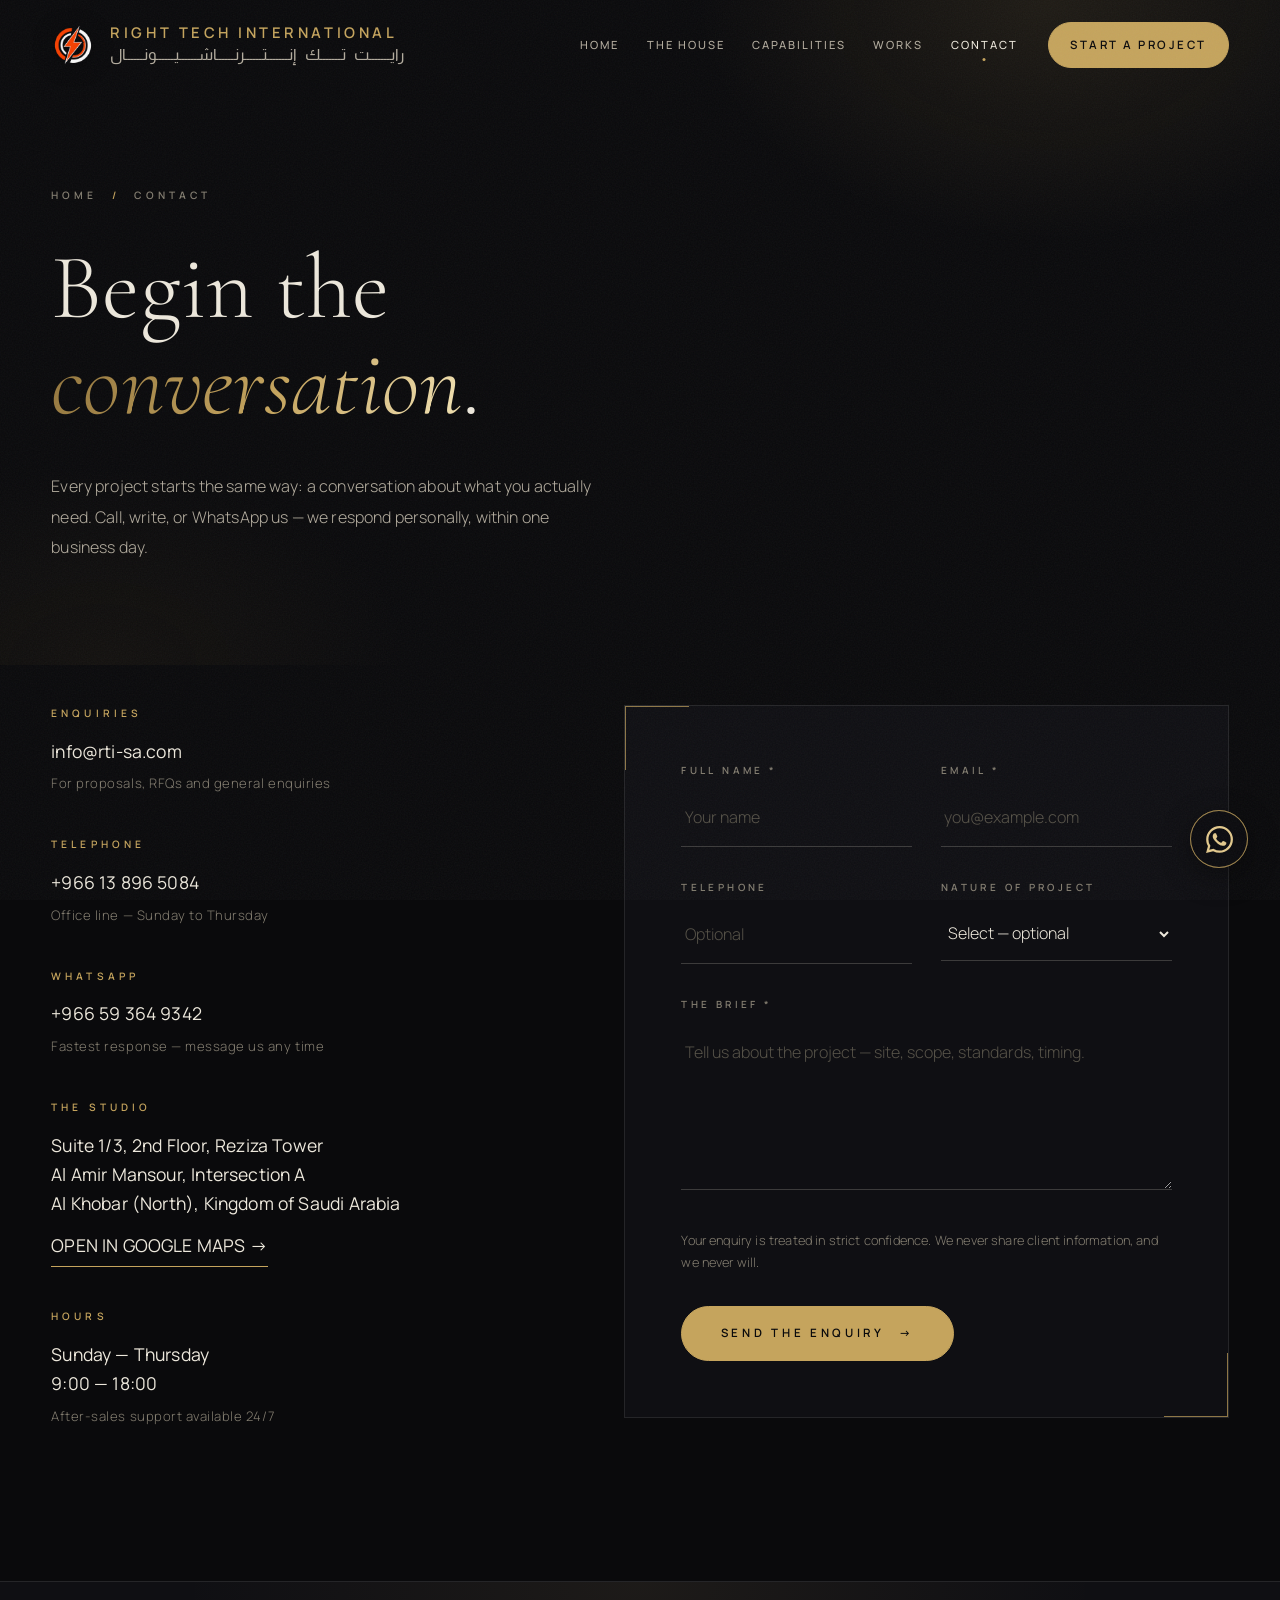
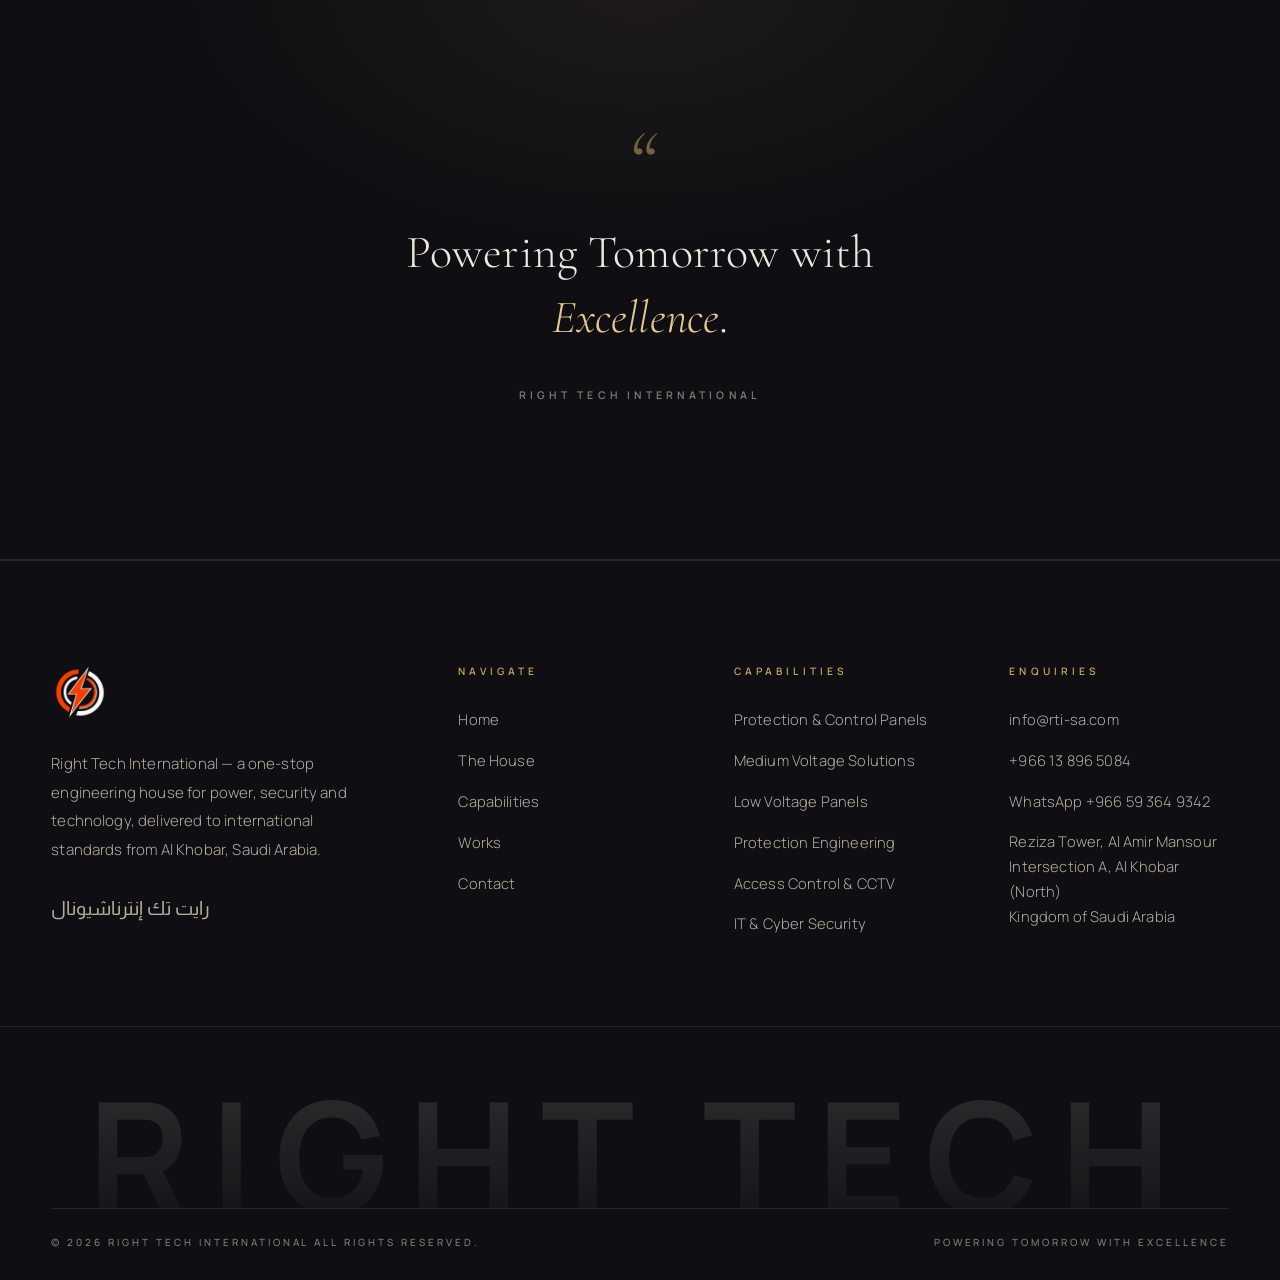
<file: contact.html>
<!DOCTYPE html>
<html lang="en">
<head>
<meta charset="UTF-8">
<meta name="viewport" content="width=device-width, initial-scale=1.0">
<title>Contact — Right Tech International | Al Khobar KSA</title>
<meta name="description" content="Contact Right Tech International — Reziza Tower, Al Khobar, Saudi Arabia. Call +966 13 896 5084, WhatsApp +966 59 364 9342, or email info@rti-sa.com for power, security and technology projects.">
<link rel="canonical" href="https://rti-sa.com/contact.html">
<meta name="robots" content="index, follow">
<meta name="theme-color" content="#0a0a0c">
<meta property="og:type" content="website">
<meta property="og:site_name" content="Right Tech International">
<meta property="og:title" content="Contact — Right Tech International">
<meta property="og:description" content="Reziza Tower, Al Khobar · +966 13 896 5084 · WhatsApp +966 59 364 9342 · info@rti-sa.com">
<meta property="og:url" content="https://rti-sa.com/contact.html">
<meta property="og:image" content="https://rti-sa.com/assets/img/og-image.jpg">
<meta name="twitter:card" content="summary_large_image">
<script type="application/ld+json">{"@context":"https://schema.org","@type":"ContactPage","name":"Contact Right Tech","url":"https://rti-sa.com/contact.html","mainEntity":{"@type":"Organization","name":"Right Tech International","email":"info@rti-sa.com","telephone":"+966138965084","address":{"@type":"PostalAddress","streetAddress":"Suite 1/3, 2nd Floor, Reziza Tower, Al Amir Mansour Intersection A","addressLocality":"Al Khobar","addressRegion":"Eastern Province","addressCountry":"SA"}}}</script>
<link rel="preconnect" href="https://fonts.googleapis.com">
<link rel="preconnect" href="https://fonts.gstatic.com" crossorigin>
<link href="https://fonts.googleapis.com/css2?family=Cormorant+Garamond:ital,wght@0,300;0,400;0,500;0,600;1,300;1,400;1,500&family=Manrope:wght@200;300;400;500;600;700&family=Almarai:wght@400;700&display=swap" rel="stylesheet">
<link rel="icon" href="assets/favicon.ico?v=3" sizes="any">
<link rel="icon" type="image/png" sizes="32x32" href="assets/favicon-32.png?v=3">
<link rel="icon" type="image/png" sizes="16x16" href="assets/favicon-16.png?v=3">
<link rel="apple-touch-icon" href="assets/apple-touch-icon.png?v=3">
<link rel="stylesheet" href="css/style.css?v=11">
</head>
<body>

<!-- Preloader -->
<div class="preloader" aria-hidden="true">
  <img class="preloader__mark-img" src="assets/right-tech-mark.png" alt="" width="342" height="319">
  <div class="preloader__word"><span>Right&nbsp;Tech</span></div>
  <div class="preloader__line"></div>
</div>

<div class="grain" aria-hidden="true"></div>
<div class="cursor-dot" aria-hidden="true"></div>
<div class="cursor-ring" aria-hidden="true"></div>

<!-- ================= NAV ================= -->
<header class="nav">
  <div class="wrap nav__inner">
    <a class="nav__brand" href="index.html" aria-label="Right Tech — home">
      <img src="assets/right-tech-mark.png" alt="Right Tech International logo" width="342" height="319">
      <span class="nav__brand-text">
        <span class="nav__brand-sub">Right Tech International</span>
        <span class="nav__brand-ar" dir="rtl" lang="ar" aria-label="رايت تك إنترناشيونال">رايـــــــت تـــــــك إنـــــــتــــــرنــــــاشــــــيــــــونــــــال</span>
      </span>
    </a>

    <nav class="nav__links" aria-label="Primary">
      <a class="nav__link" href="index.html">Home</a>
      <a class="nav__link" href="about.html">The House</a>
      <a class="nav__link" href="services.html">Capabilities</a>
      <a class="nav__link" href="projects.html">Works</a>
      <a class="nav__link active" href="contact.html">Contact</a>
      <a class="btn btn--gold nav__cta" href="contact.html" data-magnet>Start a Project</a>
    </nav>

    <button class="burger" aria-label="Open menu" aria-expanded="false">
      <span></span><span></span><span></span>
    </button>
  </div>
</header>

<div class="menu" aria-hidden="true">
  <div class="wrap menu__inner">
    <nav class="menu__links" aria-label="Menu">
      <a class="menu__link" href="index.html"><i>I</i> <em>Home</em></a>
      <a class="menu__link" href="about.html"><i>II</i> <em>The House</em></a>
      <a class="menu__link" href="services.html"><i>III</i> <em>Capabilities</em></a>
      <a class="menu__link" href="projects.html"><i>IV</i> <em>Works</em></a>
      <a class="menu__link active" href="contact.html"><i>V</i> <em>Contact</em></a>
    </nav>
    <div class="menu__aside">
      <div class="menu__aside-block">
        <h5>Enquiries</h5>
        <a href="mailto:info@rti-sa.com">info@rti-sa.com</a><br>
        <a href="tel:+966138965084">+966 13 896 5084</a><br>
        <a href="https://wa.me/966593649342" target="_blank" rel="noopener">WhatsApp +966 59 364 9342</a>
      </div>
      <div class="menu__aside-block">
        <h5>The Studio</h5>
        <p>Reziza Tower, Al Amir Mansour<br>Intersection A, Al Khobar (North)<br>Kingdom of Saudi Arabia</p>
      </div>
    </div>
  </div>
</div>

<main>

<!-- ================= PAGE HERO ================= -->
<section class="page-hero">
  <div class="wrap">
    <p class="page-hero__crumb rv"><a href="index.html">Home</a> <span class="sep">/</span> Contact</p>
    <h1 class="rv" style="--d:.08s">Begin the<br><em>conversation</em>.</h1>
    <p class="page-hero__intro rv" style="--d:.16s">Every project starts the same way: a conversation about what you actually need. Call, write, or WhatsApp us — we respond personally, within one business day.</p>
  </div>
</section>

<!-- ================= CONTACT ================= -->
<section class="section" style="padding-top:2.5rem">
  <div class="wrap contact-grid">

    <div class="contact-info">
      <div class="contact-block rv">
        <h4>Enquiries</h4>
        <a href="mailto:info@rti-sa.com">info@rti-sa.com</a>
        <small>For proposals, RFQs and general enquiries</small>
      </div>
      <div class="contact-block rv" style="--d:.06s">
        <h4>Telephone</h4>
        <a href="tel:+966138965084">+966 13 896 5084</a>
        <small>Office line — Sunday to Thursday</small>
      </div>
      <div class="contact-block rv" style="--d:.12s">
        <h4>WhatsApp</h4>
        <a href="https://wa.me/966593649342" target="_blank" rel="noopener">+966 59 364 9342</a>
        <small>Fastest response — message us any time</small>
      </div>
      <div class="contact-block rv" style="--d:.18s">
        <h4>The Studio</h4>
        <p>Suite 1/3, 2nd Floor, Reziza Tower<br>Al Amir Mansour, Intersection A<br>Al Khobar (North), Kingdom of Saudi Arabia</p>
        <small style="margin-top:.8rem"><a class="link-line" href="https://maps.google.com/?q=Reziza+Tower,+Al+Khobar,+Saudi+Arabia" target="_blank" rel="noopener">Open in Google Maps <span>→</span></a></small>
      </div>
      <div class="contact-block rv" style="--d:.24s">
        <h4>Hours</h4>
        <p>Sunday — Thursday<br>9:00 — 18:00</p>
        <small>After-sales support available 24/7</small>
      </div>
    </div>

    <div class="form-card rv" style="--d:.1s">
      <form id="contact-form" novalidate>
        <div aria-hidden="true" style="position:absolute;left:-9999px;height:0;overflow:hidden">
          <label>Website<input type="text" name="website" tabindex="-1" autocomplete="off"></label>
        </div>
        <div class="form-grid">
          <div class="field">
            <label for="f-name">Full Name *</label>
            <input id="f-name" name="name" type="text" autocomplete="name" placeholder="Your name" required>
          </div>
          <div class="field">
            <label for="f-email">Email *</label>
            <input id="f-email" name="email" type="email" autocomplete="email" placeholder="you@example.com" required>
          </div>
          <div class="field">
            <label for="f-phone">Telephone</label>
            <input id="f-phone" name="phone" type="tel" autocomplete="tel" placeholder="Optional">
          </div>
          <div class="field">
            <label for="f-scope">Nature of Project</label>
            <select id="f-scope" name="scope">
              <option value="" selected>Select — optional</option>
              <option>Protection &amp; Control Panels (to 230 kV)</option>
              <option>Medium Voltage Solutions</option>
              <option>Low Voltage Panel Solutions</option>
              <option>Power Protection Engineering</option>
              <option>Access Control &amp; CCTV</option>
              <option>IT, Networking &amp; Communications</option>
              <option>Cyber Security</option>
              <option>Material Supply</option>
              <option>Maintenance &amp; Facility Management</option>
              <option>Other</option>
            </select>
          </div>
          <div class="field field--full">
            <label for="f-message">The Brief *</label>
            <textarea id="f-message" name="message" rows="5" placeholder="Tell us about the project — site, scope, standards, timing." required></textarea>
          </div>
          <div class="field field--full">
            <p class="form-note">Your enquiry is treated in strict confidence. We never share client information, and we never will.</p>
          </div>
          <div class="field field--full" style="display:flex;align-items:center;gap:1.6rem;flex-wrap:wrap">
            <button class="btn btn--gold" type="submit" data-magnet>Send the Enquiry <span class="arr">→</span></button>
            <span class="form-status" role="status" aria-live="polite"></span>
          </div>
        </div>
      </form>
    </div>

  </div>
</section>

<!-- ================= QUOTE ================= -->
<section class="quote-band">
  <div class="wrap">
    <figure>
      <span class="qmark rv" aria-hidden="true">&ldquo;</span>
      <blockquote class="rv" style="--d:.08s">Powering Tomorrow with <em>Excellence</em>.</blockquote>
      <figcaption class="rv" style="--d:.16s">Right Tech International</figcaption>
    </figure>
  </div>
</section>

</main>

<!-- ================= FOOTER ================= -->
<footer class="footer">
  <div class="wrap footer__top">
    <div class="footer__brand">
      <img src="assets/right-tech-mark.png" alt="Right Tech International logo" width="342" height="319">
      <p>Right Tech International — a one-stop engineering house for power, security and technology, delivered to international standards from Al Khobar, Saudi Arabia.</p>
      <p class="ar" dir="rtl" lang="ar">رايت تك إنترناشيونال</p>
    </div>
    <div class="footer__col">
      <h5>Navigate</h5>
      <ul>
        <li><a href="index.html">Home</a></li>
        <li><a href="about.html">The House</a></li>
        <li><a href="services.html">Capabilities</a></li>
        <li><a href="projects.html">Works</a></li>
        <li><a href="contact.html">Contact</a></li>
      </ul>
    </div>
    <div class="footer__col">
      <h5>Capabilities</h5>
      <ul>
        <li><a href="services.html#protection-panels">Protection &amp; Control Panels</a></li>
        <li><a href="services.html#medium-voltage">Medium Voltage Solutions</a></li>
        <li><a href="services.html#low-voltage">Low Voltage Panels</a></li>
        <li><a href="services.html#protection">Protection Engineering</a></li>
        <li><a href="services.html#cctv">Access Control &amp; CCTV</a></li>
        <li><a href="services.html#it">IT &amp; Cyber Security</a></li>
      </ul>
    </div>
    <div class="footer__col">
      <h5>Enquiries</h5>
      <ul>
        <li><a href="mailto:info@rti-sa.com">info@rti-sa.com</a></li>
        <li><a href="tel:+966138965084">+966 13 896 5084</a></li>
        <li><a href="https://wa.me/966593649342" target="_blank" rel="noopener">WhatsApp +966 59 364 9342</a></li>
        <li><p>Reziza Tower, Al Amir Mansour<br>Intersection A, Al Khobar (North)<br>Kingdom of Saudi Arabia</p></li>
      </ul>
    </div>
  </div>

  <div class="footer__word" aria-hidden="true">
    <span>Right&nbsp;Tech</span>
  </div>

  <div class="wrap footer__bottom">
    <span>© <span data-year>2026</span> Right Tech International All rights reserved.</span>
    <span>Powering Tomorrow With Excellence</span>
  </div>
</footer>

<!-- WhatsApp -->
<a class="wa-fab" href="https://wa.me/966593649342" target="_blank" rel="noopener" aria-label="Chat with Right Tech on WhatsApp">
  <svg viewBox="0 0 24 24" fill="currentColor" aria-hidden="true"><path d="M17.472 14.382c-.297-.149-1.758-.867-2.03-.967-.273-.099-.471-.148-.67.15-.197.297-.767.966-.94 1.164-.173.199-.347.223-.644.075-.297-.15-1.255-.463-2.39-1.475-.883-.788-1.48-1.761-1.653-2.059-.173-.297-.018-.458.13-.606.134-.133.297-.347.446-.52.149-.174.198-.298.297-.497.1-.198.05-.371-.025-.52-.075-.149-.669-1.612-.916-2.207-.242-.579-.487-.5-.669-.51-.173-.008-.371-.01-.57-.01-.198 0-.52.074-.792.372-.272.297-1.04 1.016-1.04 2.479 0 1.462 1.065 2.875 1.213 3.074.149.198 2.096 3.2 5.077 4.487.709.306 1.262.489 1.694.625.712.227 1.36.195 1.871.118.571-.085 1.758-.719 2.006-1.413.248-.694.248-1.289.173-1.413-.074-.124-.272-.198-.57-.347m-5.421 7.403h-.004a9.87 9.87 0 01-5.031-1.378l-.361-.214-3.741.982.998-3.648-.235-.374a9.86 9.86 0 01-1.51-5.26c.001-5.45 4.436-9.884 9.888-9.884 2.64 0 5.122 1.03 6.988 2.898a9.825 9.825 0 012.893 6.994c-.003 5.45-4.437 9.884-9.885 9.884m8.413-18.297A11.815 11.815 0 0012.05 0C5.495 0 .16 5.335.157 11.892c0 2.096.547 4.142 1.588 5.945L.057 24l6.305-1.654a11.882 11.882 0 005.683 1.448h.005c6.554 0 11.89-5.335 11.893-11.893a11.821 11.821 0 00-3.48-8.413z"/></svg>
</a>

<script src="js/main.js?v=11" defer></script>
</body>
</html>
</file>
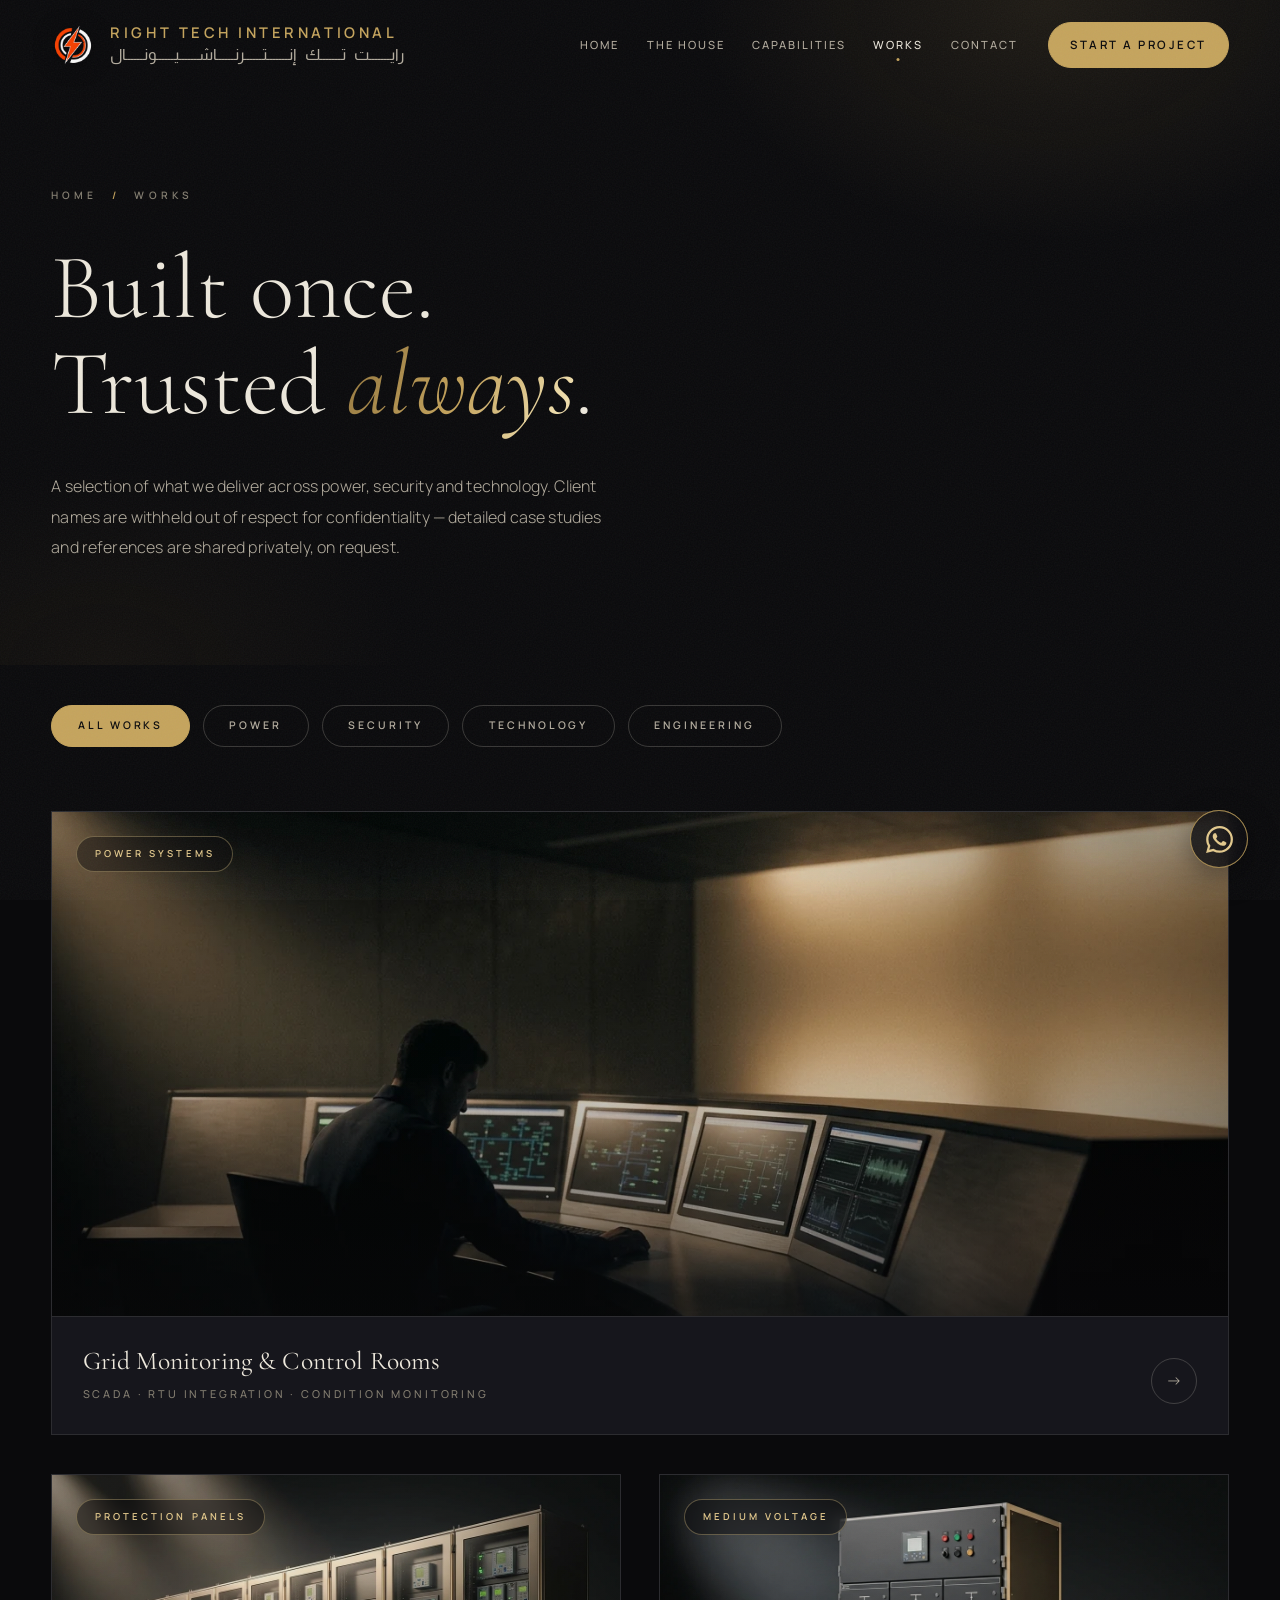
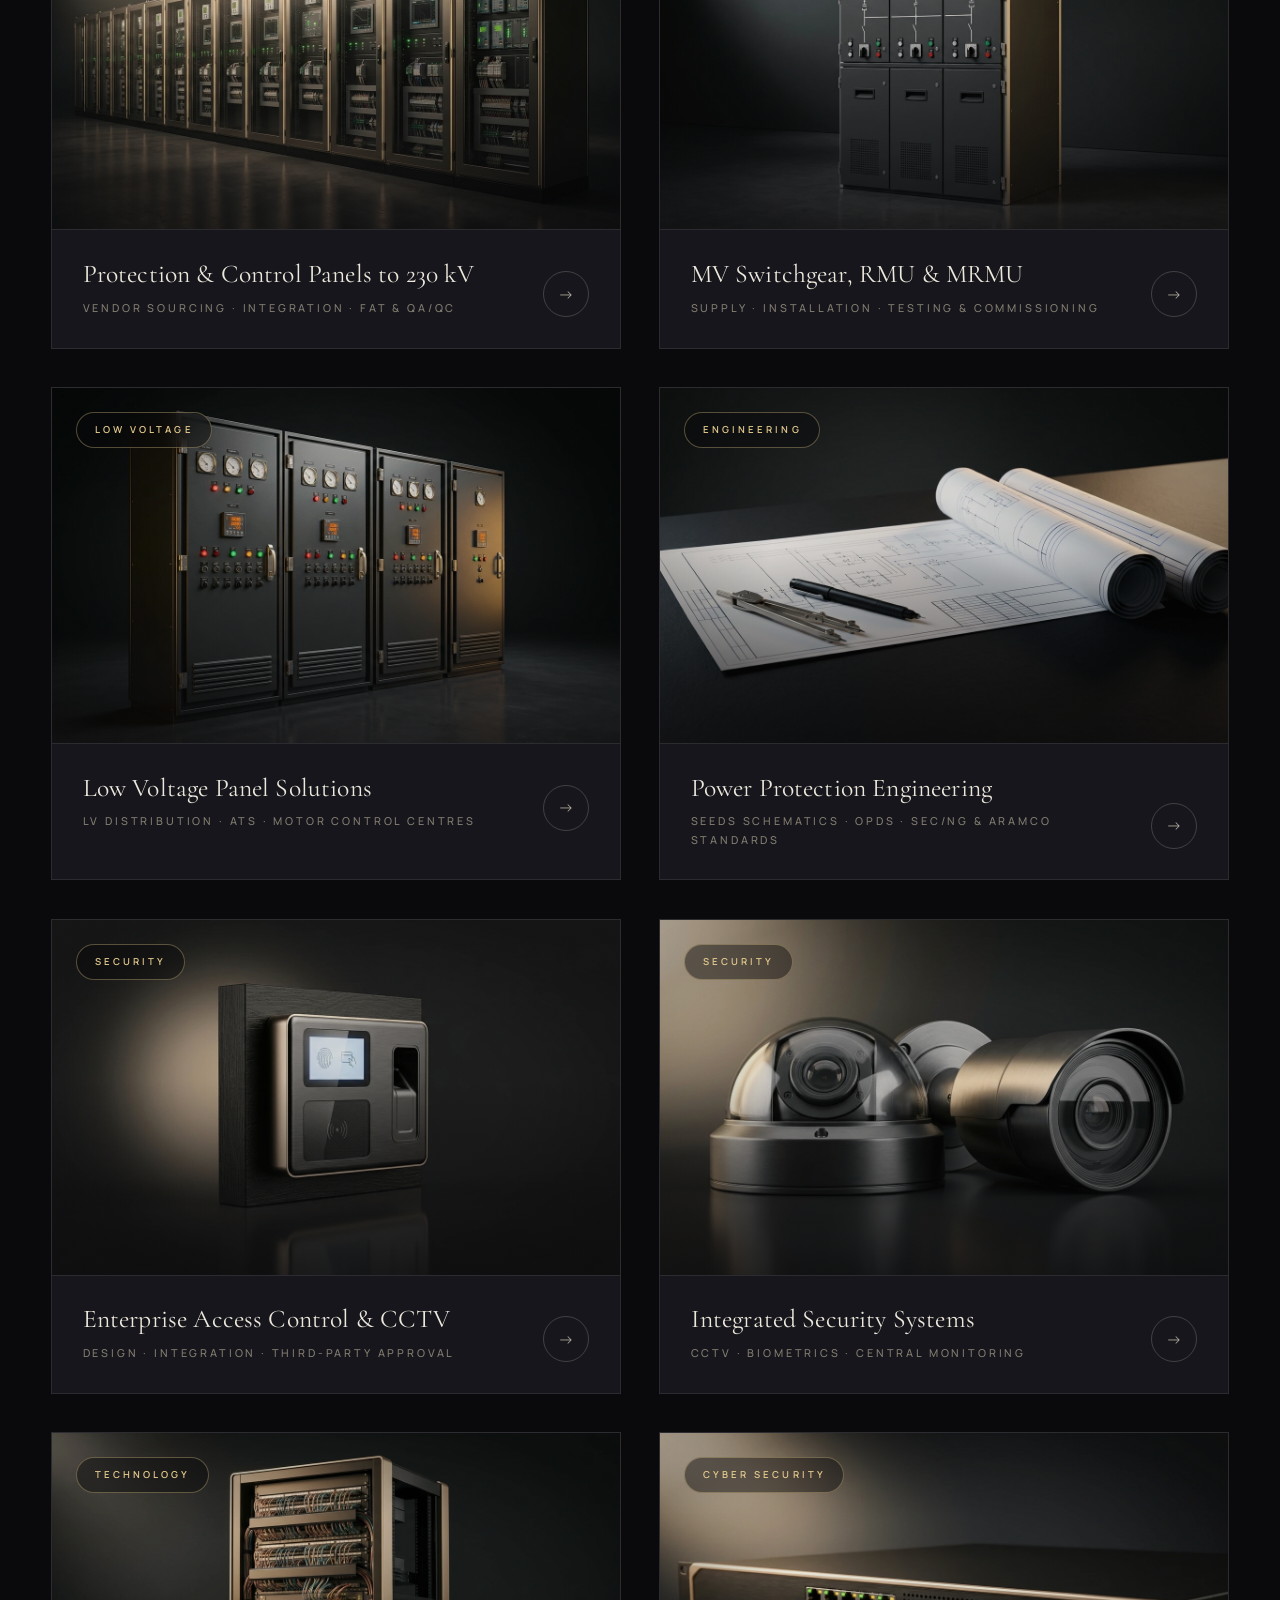
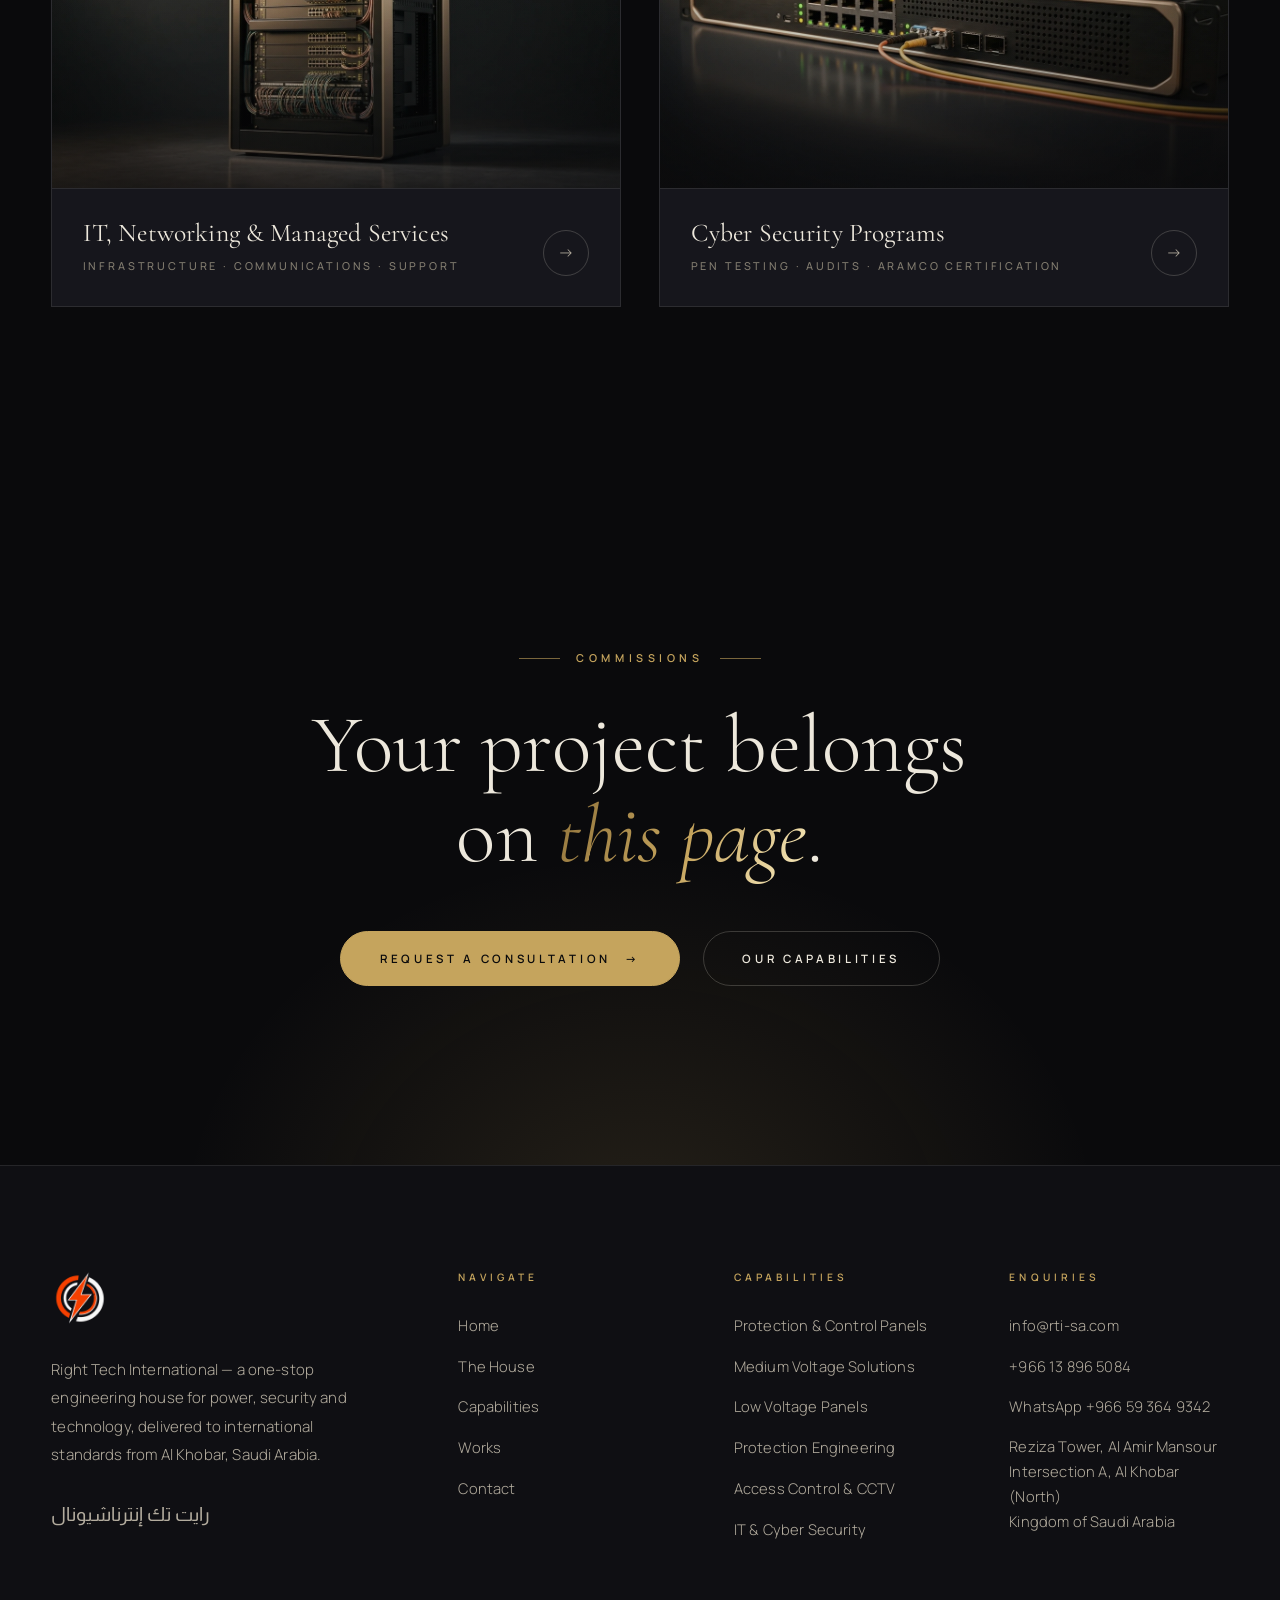
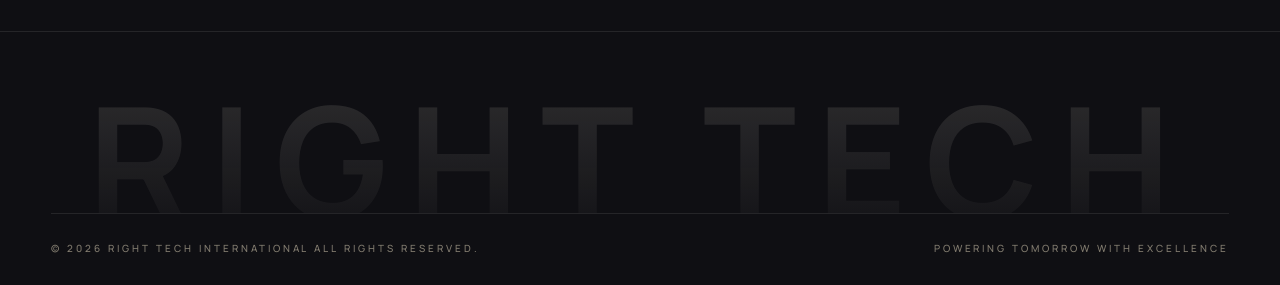
<file: projects.html>
<!DOCTYPE html>
<html lang="en">
<head>
<meta charset="UTF-8">
<meta name="viewport" content="width=device-width, initial-scale=1.0">
<title>Works — Right Tech International | Power, Security &amp; Technology Deployments</title>
<meta name="description" content="Selected works by Right Tech International — protection &amp; control panels to 230 kV, MV switchgear and RMU deployments, LV panels, grid monitoring, power protection engineering, access control &amp; CCTV, IT and cyber security programs across Saudi Arabia.">
<link rel="canonical" href="https://rti-sa.com/projects.html">
<meta name="robots" content="index, follow">
<meta name="theme-color" content="#0a0a0c">
<meta property="og:type" content="website">
<meta property="og:site_name" content="Right Tech International">
<meta property="og:title" content="Works — Right Tech International">
<meta property="og:description" content="Selected deployments across power, security and technology. Detailed case studies shared privately.">
<meta property="og:url" content="https://rti-sa.com/projects.html">
<meta property="og:image" content="https://rti-sa.com/assets/img/og-image.jpg">
<meta name="twitter:card" content="summary_large_image">
<link rel="preconnect" href="https://fonts.googleapis.com">
<link rel="preconnect" href="https://fonts.gstatic.com" crossorigin>
<link href="https://fonts.googleapis.com/css2?family=Cormorant+Garamond:ital,wght@0,300;0,400;0,500;0,600;1,300;1,400;1,500&family=Manrope:wght@200;300;400;500;600;700&family=Almarai:wght@400;700&display=swap" rel="stylesheet">
<link rel="icon" href="assets/favicon.ico?v=3" sizes="any">
<link rel="icon" type="image/png" sizes="32x32" href="assets/favicon-32.png?v=3">
<link rel="icon" type="image/png" sizes="16x16" href="assets/favicon-16.png?v=3">
<link rel="apple-touch-icon" href="assets/apple-touch-icon.png?v=3">
<link rel="stylesheet" href="css/style.css?v=11">
</head>
<body>

<!-- Preloader -->
<div class="preloader" aria-hidden="true">
  <img class="preloader__mark-img" src="assets/right-tech-mark.png" alt="" width="342" height="319">
  <div class="preloader__word"><span>Right&nbsp;Tech</span></div>
  <div class="preloader__line"></div>
</div>

<div class="grain" aria-hidden="true"></div>
<div class="cursor-dot" aria-hidden="true"></div>
<div class="cursor-ring" aria-hidden="true"></div>

<!-- ================= NAV ================= -->
<header class="nav">
  <div class="wrap nav__inner">
    <a class="nav__brand" href="index.html" aria-label="Right Tech — home">
      <img src="assets/right-tech-mark.png" alt="Right Tech International logo" width="342" height="319">
      <span class="nav__brand-text">
        <span class="nav__brand-sub">Right Tech International</span>
        <span class="nav__brand-ar" dir="rtl" lang="ar" aria-label="رايت تك إنترناشيونال">رايـــــــت تـــــــك إنـــــــتــــــرنــــــاشــــــيــــــونــــــال</span>
      </span>
    </a>

    <nav class="nav__links" aria-label="Primary">
      <a class="nav__link" href="index.html">Home</a>
      <a class="nav__link" href="about.html">The House</a>
      <a class="nav__link" href="services.html">Capabilities</a>
      <a class="nav__link active" href="projects.html">Works</a>
      <a class="nav__link" href="contact.html">Contact</a>
      <a class="btn btn--gold nav__cta" href="contact.html" data-magnet>Start a Project</a>
    </nav>

    <button class="burger" aria-label="Open menu" aria-expanded="false">
      <span></span><span></span><span></span>
    </button>
  </div>
</header>

<div class="menu" aria-hidden="true">
  <div class="wrap menu__inner">
    <nav class="menu__links" aria-label="Menu">
      <a class="menu__link" href="index.html"><i>I</i> <em>Home</em></a>
      <a class="menu__link" href="about.html"><i>II</i> <em>The House</em></a>
      <a class="menu__link" href="services.html"><i>III</i> <em>Capabilities</em></a>
      <a class="menu__link active" href="projects.html"><i>IV</i> <em>Works</em></a>
      <a class="menu__link" href="contact.html"><i>V</i> <em>Contact</em></a>
    </nav>
    <div class="menu__aside">
      <div class="menu__aside-block">
        <h5>Enquiries</h5>
        <a href="mailto:info@rti-sa.com">info@rti-sa.com</a><br>
        <a href="tel:+966138965084">+966 13 896 5084</a><br>
        <a href="https://wa.me/966593649342" target="_blank" rel="noopener">WhatsApp +966 59 364 9342</a>
      </div>
      <div class="menu__aside-block">
        <h5>The Studio</h5>
        <p>Reziza Tower, Al Amir Mansour<br>Intersection A, Al Khobar (North)<br>Kingdom of Saudi Arabia</p>
      </div>
    </div>
  </div>
</div>

<main>

<!-- ================= PAGE HERO ================= -->
<section class="page-hero">
  <div class="wrap">
    <p class="page-hero__crumb rv"><a href="index.html">Home</a> <span class="sep">/</span> Works</p>
    <h1 class="rv" style="--d:.08s">Built once.<br>Trusted <em>always</em>.</h1>
    <p class="page-hero__intro rv" style="--d:.16s">A selection of what we deliver across power, security and technology. Client names are withheld out of respect for confidentiality — detailed case studies and references are shared privately, on request.</p>
  </div>
</section>

<!-- ================= WORKS GRID ================= -->
<section class="section" style="padding-top:2.5rem">
  <div class="wrap">

    <div class="filter-bar rv">
      <button class="filter-btn active" data-filter="all">All Works</button>
      <button class="filter-btn" data-filter="power">Power</button>
      <button class="filter-btn" data-filter="security">Security</button>
      <button class="filter-btn" data-filter="technology">Technology</button>
      <button class="filter-btn" data-filter="engineering">Engineering</button>
    </div>

    <div class="projects-grid">

      <a class="proj-card proj-card--wide rv" href="contact.html" data-cat="power">
        <div class="proj-card__art">
          <div class="art art--photo">
            <img src="assets/img/control-room.webp?v=3" alt="Grid monitoring and control room with live dashboards" loading="lazy">
          </div>
          <span class="proj-card__tag">Power Systems</span>
        </div>
        <div class="proj-card__body">
          <div>
            <h3 class="proj-card__title">Grid Monitoring &amp; Control Rooms</h3>
            <p class="proj-card__meta">SCADA · RTU Integration · Condition Monitoring</p>
          </div>
          <span class="proj-card__go" aria-hidden="true">→</span>
        </div>
      </a>

      <a class="proj-card rv" href="contact.html" data-cat="power">
        <div class="proj-card__art">
          <div class="art art--photo">
            <img src="assets/img/protection-panels.webp?v=3" alt="Lineup of high-voltage substation protection and control panels with digital relays" loading="lazy">
          </div>
          <span class="proj-card__tag">Protection Panels</span>
        </div>
        <div class="proj-card__body">
          <div>
            <h3 class="proj-card__title">Protection &amp; Control Panels to 230 kV</h3>
            <p class="proj-card__meta">Vendor Sourcing · Integration · FAT &amp; QA/QC</p>
          </div>
          <span class="proj-card__go" aria-hidden="true">→</span>
        </div>
      </a>

      <a class="proj-card rv" href="contact.html" data-cat="power" style="--d:.08s">
        <div class="proj-card__art">
          <div class="art art--photo">
            <img src="assets/img/rmu-cabinet.webp?v=3" alt="Smart ring main unit (RMU) medium-voltage switchgear with protection relay and single-line mimic panels" loading="lazy">
          </div>
          <span class="proj-card__tag">Medium Voltage</span>
        </div>
        <div class="proj-card__body">
          <div>
            <h3 class="proj-card__title">MV Switchgear, RMU &amp; MRMU</h3>
            <p class="proj-card__meta">Supply · Installation · Testing &amp; Commissioning</p>
          </div>
          <span class="proj-card__go" aria-hidden="true">→</span>
        </div>
      </a>

      <a class="proj-card rv" href="contact.html" data-cat="power">
        <div class="proj-card__art">
          <div class="art art--photo">
            <img src="assets/img/lv-panels.webp?v=3" alt="Low voltage switchboard lineup with metering, indicator lamps and control pushbuttons" loading="lazy">
          </div>
          <span class="proj-card__tag">Low Voltage</span>
        </div>
        <div class="proj-card__body">
          <div>
            <h3 class="proj-card__title">Low Voltage Panel Solutions</h3>
            <p class="proj-card__meta">LV Distribution · ATS · Motor Control Centres</p>
          </div>
          <span class="proj-card__go" aria-hidden="true">→</span>
        </div>
      </a>

      <a class="proj-card rv" href="contact.html" data-cat="engineering" style="--d:.08s">
        <div class="proj-card__art">
          <div class="art art--photo">
            <img src="assets/img/blueprints.webp?v=3" alt="Power protection schematics and engineering drawings" loading="lazy">
          </div>
          <span class="proj-card__tag">Engineering</span>
        </div>
        <div class="proj-card__body">
          <div>
            <h3 class="proj-card__title">Power Protection Engineering</h3>
            <p class="proj-card__meta">SEEDS Schematics · OPDS · SEC/NG &amp; Aramco Standards</p>
          </div>
          <span class="proj-card__go" aria-hidden="true">→</span>
        </div>
      </a>

      <a class="proj-card rv" href="contact.html" data-cat="security">
        <div class="proj-card__art">
          <div class="art art--photo">
            <img src="assets/img/access-control.webp?v=3" alt="Access control reader terminal with card and biometric authentication" loading="lazy">
          </div>
          <span class="proj-card__tag">Security</span>
        </div>
        <div class="proj-card__body">
          <div>
            <h3 class="proj-card__title">Enterprise Access Control &amp; CCTV</h3>
            <p class="proj-card__meta">Design · Integration · Third-Party Approval</p>
          </div>
          <span class="proj-card__go" aria-hidden="true">→</span>
        </div>
      </a>

      <a class="proj-card rv" href="contact.html" data-cat="security" style="--d:.08s">
        <div class="proj-card__art">
          <div class="art art--photo">
            <img src="assets/img/security-systems.webp?v=3" alt="Professional CCTV dome and bullet surveillance cameras" loading="lazy">
          </div>
          <span class="proj-card__tag">Security</span>
        </div>
        <div class="proj-card__body">
          <div>
            <h3 class="proj-card__title">Integrated Security Systems</h3>
            <p class="proj-card__meta">CCTV · Biometrics · Central Monitoring</p>
          </div>
          <span class="proj-card__go" aria-hidden="true">→</span>
        </div>
      </a>

      <a class="proj-card rv" href="contact.html" data-cat="technology">
        <div class="proj-card__art">
          <div class="art art--photo">
            <img src="assets/img/analytics.webp?v=3" alt="Network server rack with structured cabling, patch panels and switches" loading="lazy">
          </div>
          <span class="proj-card__tag">Technology</span>
        </div>
        <div class="proj-card__body">
          <div>
            <h3 class="proj-card__title">IT, Networking &amp; Managed Services</h3>
            <p class="proj-card__meta">Infrastructure · Communications · Support</p>
          </div>
          <span class="proj-card__go" aria-hidden="true">→</span>
        </div>
      </a>

      <a class="proj-card rv" href="contact.html" data-cat="technology" style="--d:.08s">
        <div class="proj-card__art">
          <div class="art art--photo">
            <img src="assets/img/cyber-security.webp?v=3" alt="Rack-mounted network security firewall appliance with fibre uplinks" loading="lazy">
          </div>
          <span class="proj-card__tag">Cyber Security</span>
        </div>
        <div class="proj-card__body">
          <div>
            <h3 class="proj-card__title">Cyber Security Programs</h3>
            <p class="proj-card__meta">Pen Testing · Audits · Aramco Certification</p>
          </div>
          <span class="proj-card__go" aria-hidden="true">→</span>
        </div>
      </a>

    </div>
  </div>
</section>

<!-- ================= CTA ================= -->
<section class="cta">
  <div class="wrap">
    <p class="label rv">Commissions</p>
    <h2 class="rv" style="--d:.08s">Your project belongs<br>on <em>this page</em>.</h2>
    <div class="cta__actions rv" style="--d:.16s">
      <a class="btn btn--gold" href="contact.html" data-magnet>Request a Consultation <span class="arr">→</span></a>
      <a class="btn" href="services.html" data-magnet>Our Capabilities</a>
    </div>
  </div>
</section>

</main>

<!-- ================= FOOTER ================= -->
<footer class="footer">
  <div class="wrap footer__top">
    <div class="footer__brand">
      <img src="assets/right-tech-mark.png" alt="Right Tech International logo" width="342" height="319">
      <p>Right Tech International — a one-stop engineering house for power, security and technology, delivered to international standards from Al Khobar, Saudi Arabia.</p>
      <p class="ar" dir="rtl" lang="ar">رايت تك إنترناشيونال</p>
    </div>
    <div class="footer__col">
      <h5>Navigate</h5>
      <ul>
        <li><a href="index.html">Home</a></li>
        <li><a href="about.html">The House</a></li>
        <li><a href="services.html">Capabilities</a></li>
        <li><a href="projects.html">Works</a></li>
        <li><a href="contact.html">Contact</a></li>
      </ul>
    </div>
    <div class="footer__col">
      <h5>Capabilities</h5>
      <ul>
        <li><a href="services.html#protection-panels">Protection &amp; Control Panels</a></li>
        <li><a href="services.html#medium-voltage">Medium Voltage Solutions</a></li>
        <li><a href="services.html#low-voltage">Low Voltage Panels</a></li>
        <li><a href="services.html#protection">Protection Engineering</a></li>
        <li><a href="services.html#cctv">Access Control &amp; CCTV</a></li>
        <li><a href="services.html#it">IT &amp; Cyber Security</a></li>
      </ul>
    </div>
    <div class="footer__col">
      <h5>Enquiries</h5>
      <ul>
        <li><a href="mailto:info@rti-sa.com">info@rti-sa.com</a></li>
        <li><a href="tel:+966138965084">+966 13 896 5084</a></li>
        <li><a href="https://wa.me/966593649342" target="_blank" rel="noopener">WhatsApp +966 59 364 9342</a></li>
        <li><p>Reziza Tower, Al Amir Mansour<br>Intersection A, Al Khobar (North)<br>Kingdom of Saudi Arabia</p></li>
      </ul>
    </div>
  </div>

  <div class="footer__word" aria-hidden="true">
    <span>Right&nbsp;Tech</span>
  </div>

  <div class="wrap footer__bottom">
    <span>© <span data-year>2026</span> Right Tech International All rights reserved.</span>
    <span>Powering Tomorrow With Excellence</span>
  </div>
</footer>

<!-- WhatsApp -->
<a class="wa-fab" href="https://wa.me/966593649342" target="_blank" rel="noopener" aria-label="Chat with Right Tech on WhatsApp">
  <svg viewBox="0 0 24 24" fill="currentColor" aria-hidden="true"><path d="M17.472 14.382c-.297-.149-1.758-.867-2.03-.967-.273-.099-.471-.148-.67.15-.197.297-.767.966-.94 1.164-.173.199-.347.223-.644.075-.297-.15-1.255-.463-2.39-1.475-.883-.788-1.48-1.761-1.653-2.059-.173-.297-.018-.458.13-.606.134-.133.297-.347.446-.52.149-.174.198-.298.297-.497.1-.198.05-.371-.025-.52-.075-.149-.669-1.612-.916-2.207-.242-.579-.487-.5-.669-.51-.173-.008-.371-.01-.57-.01-.198 0-.52.074-.792.372-.272.297-1.04 1.016-1.04 2.479 0 1.462 1.065 2.875 1.213 3.074.149.198 2.096 3.2 5.077 4.487.709.306 1.262.489 1.694.625.712.227 1.36.195 1.871.118.571-.085 1.758-.719 2.006-1.413.248-.694.248-1.289.173-1.413-.074-.124-.272-.198-.57-.347m-5.421 7.403h-.004a9.87 9.87 0 01-5.031-1.378l-.361-.214-3.741.982.998-3.648-.235-.374a9.86 9.86 0 01-1.51-5.26c.001-5.45 4.436-9.884 9.888-9.884 2.64 0 5.122 1.03 6.988 2.898a9.825 9.825 0 012.893 6.994c-.003 5.45-4.437 9.884-9.885 9.884m8.413-18.297A11.815 11.815 0 0012.05 0C5.495 0 .16 5.335.157 11.892c0 2.096.547 4.142 1.588 5.945L.057 24l6.305-1.654a11.882 11.882 0 005.683 1.448h.005c6.554 0 11.89-5.335 11.893-11.893a11.821 11.821 0 00-3.48-8.413z"/></svg>
</a>

<script src="js/main.js?v=11" defer></script>
</body>
</html>
</file>
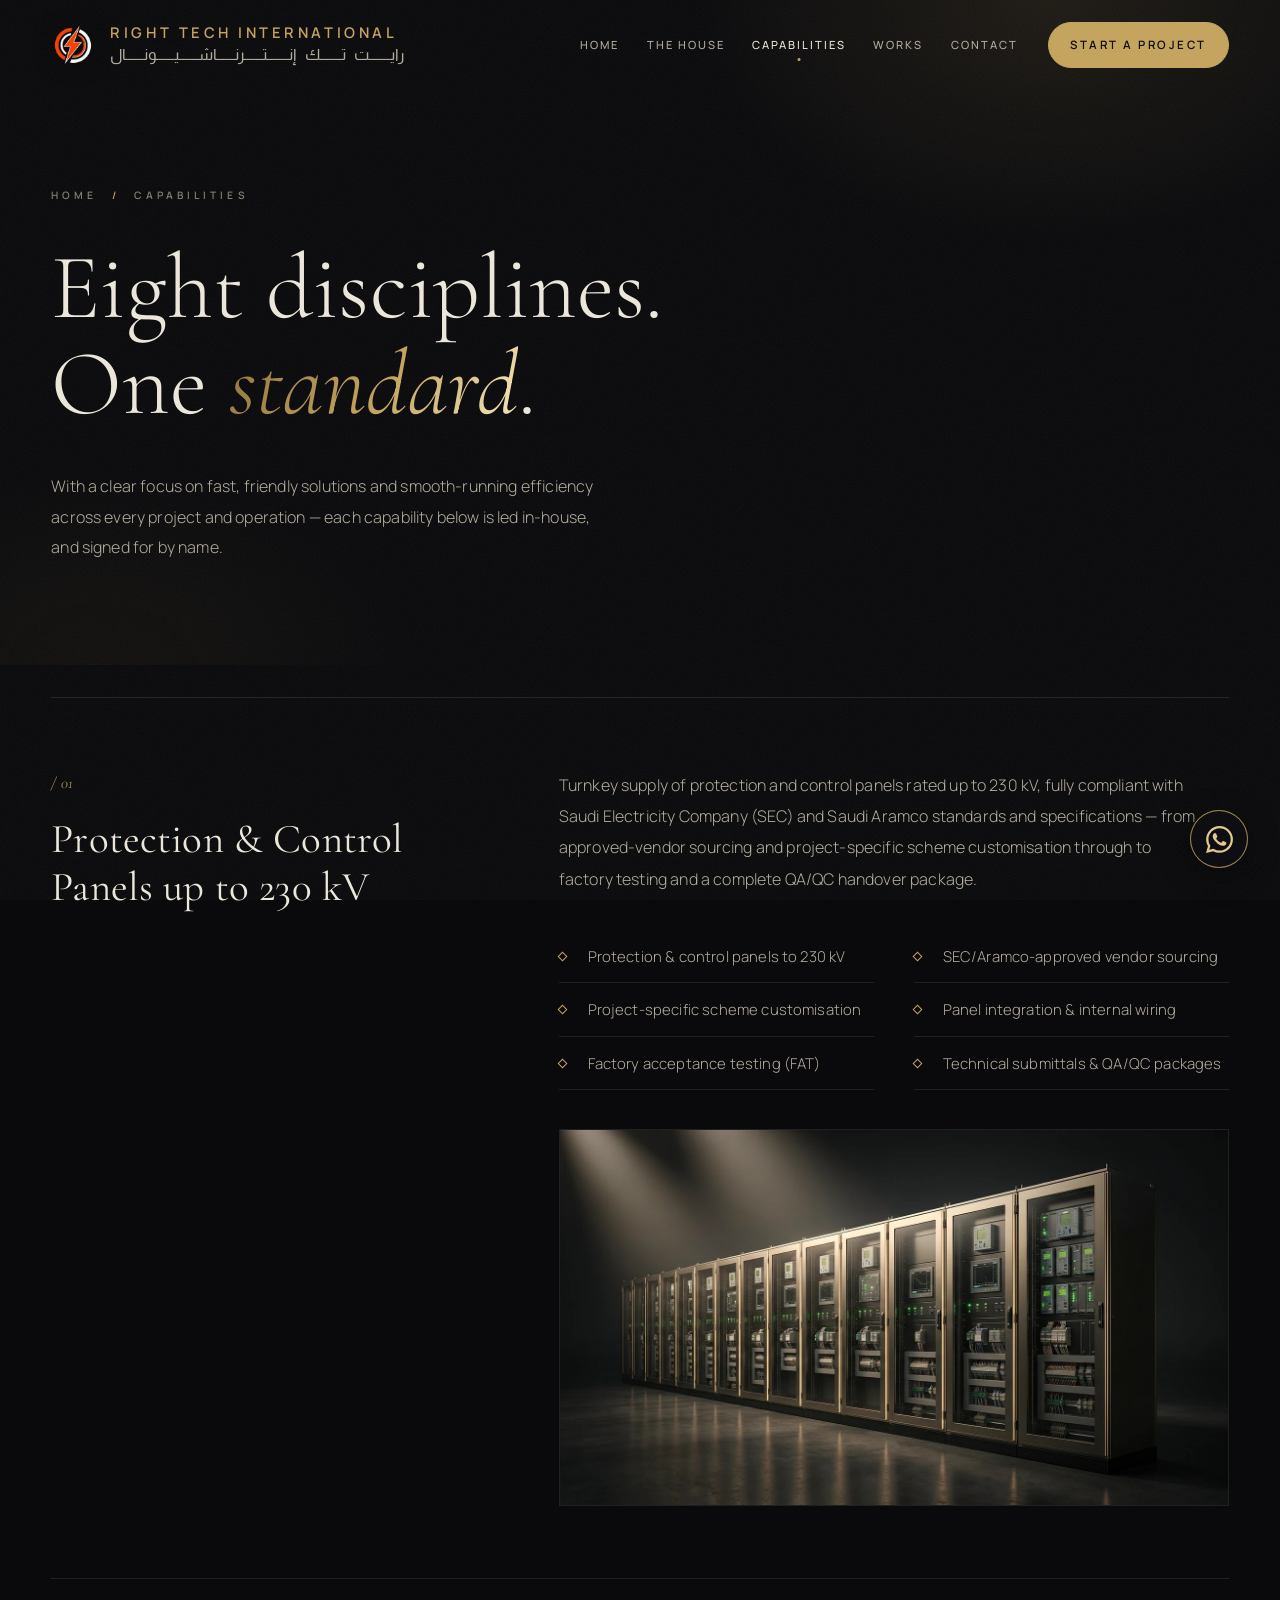
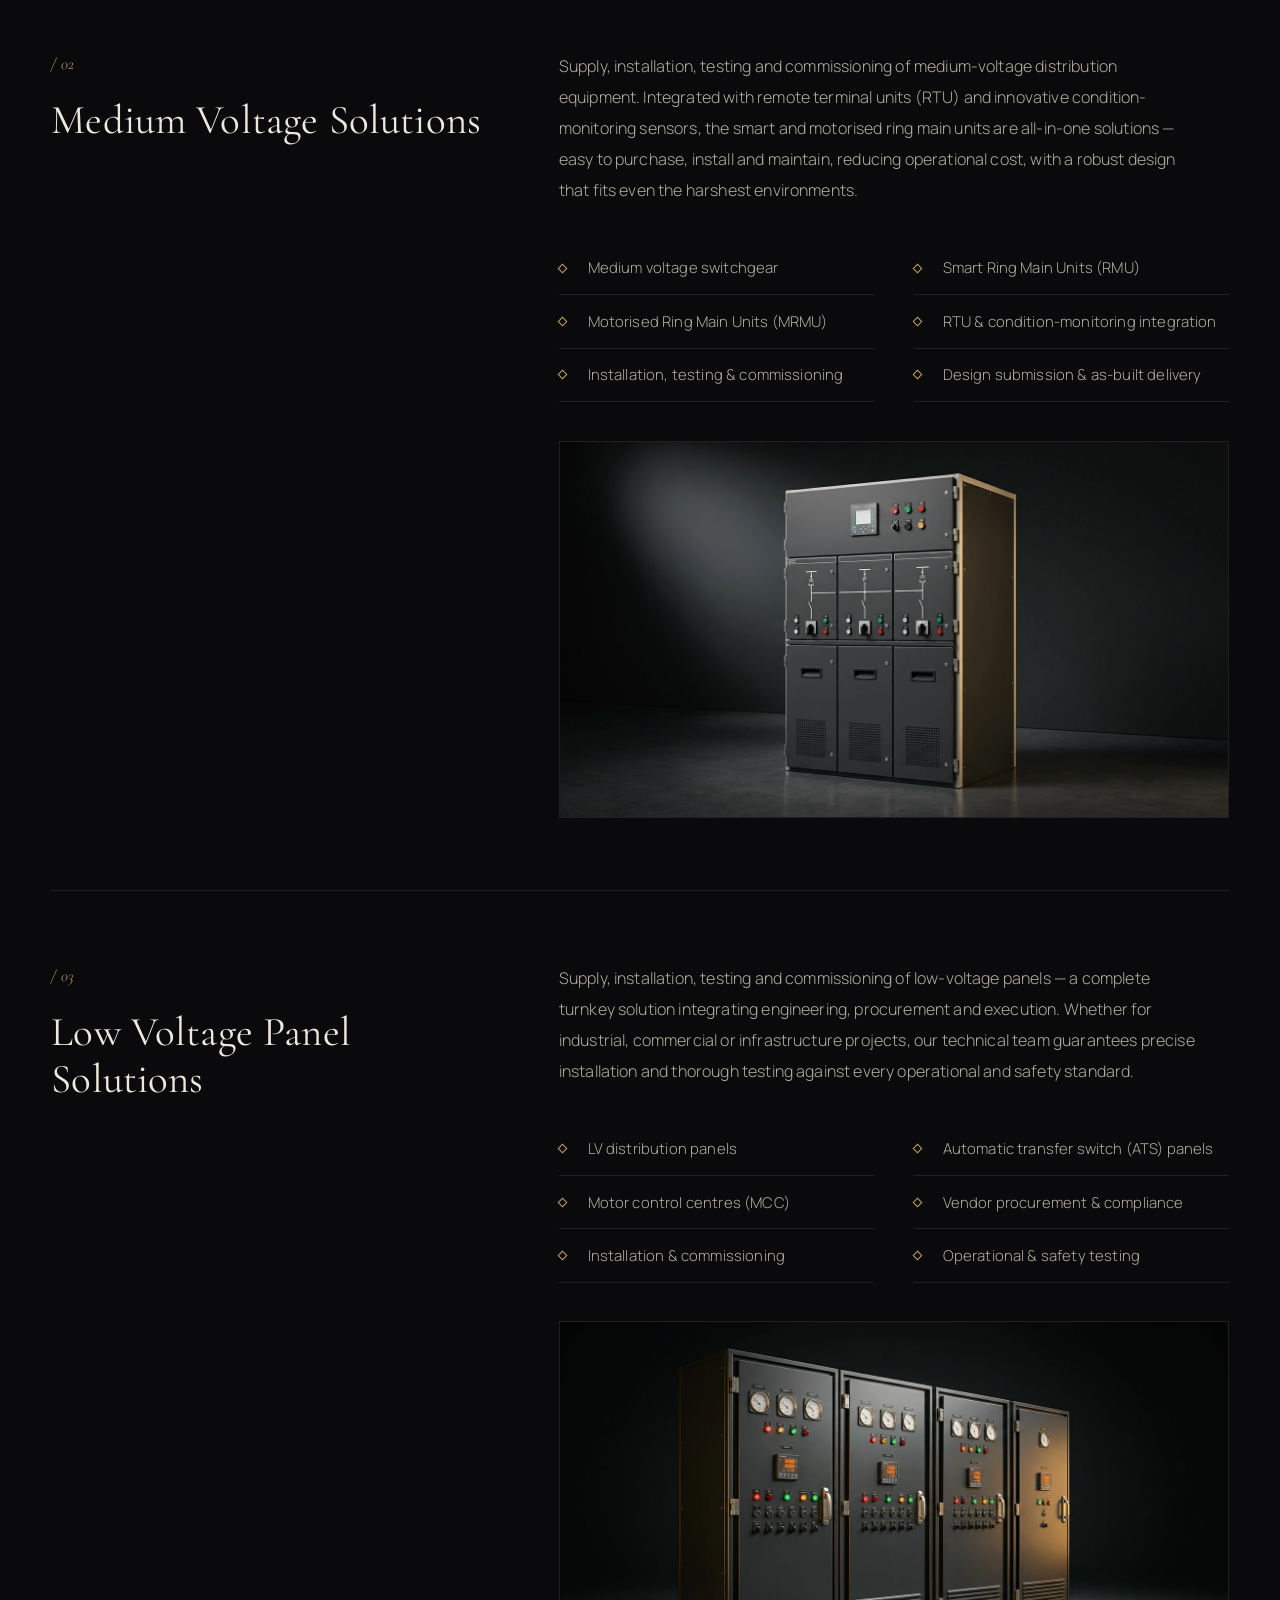
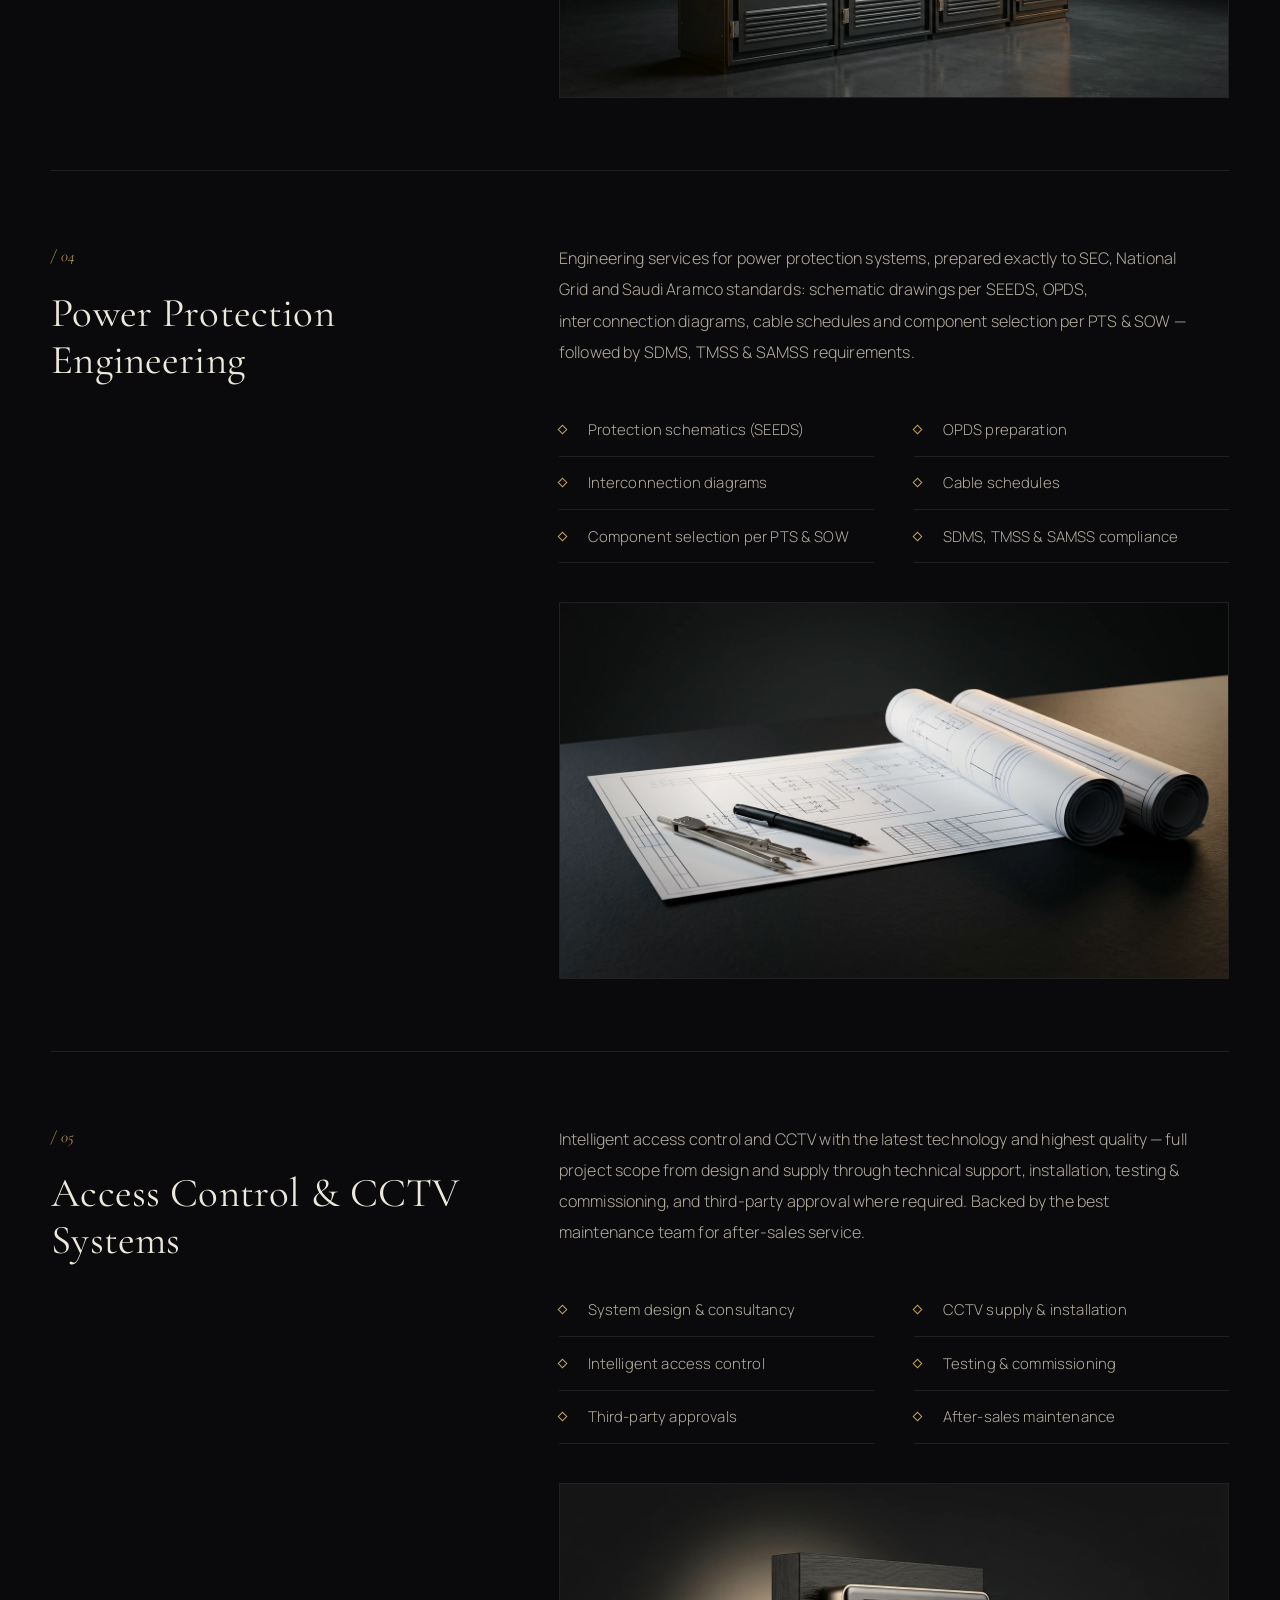
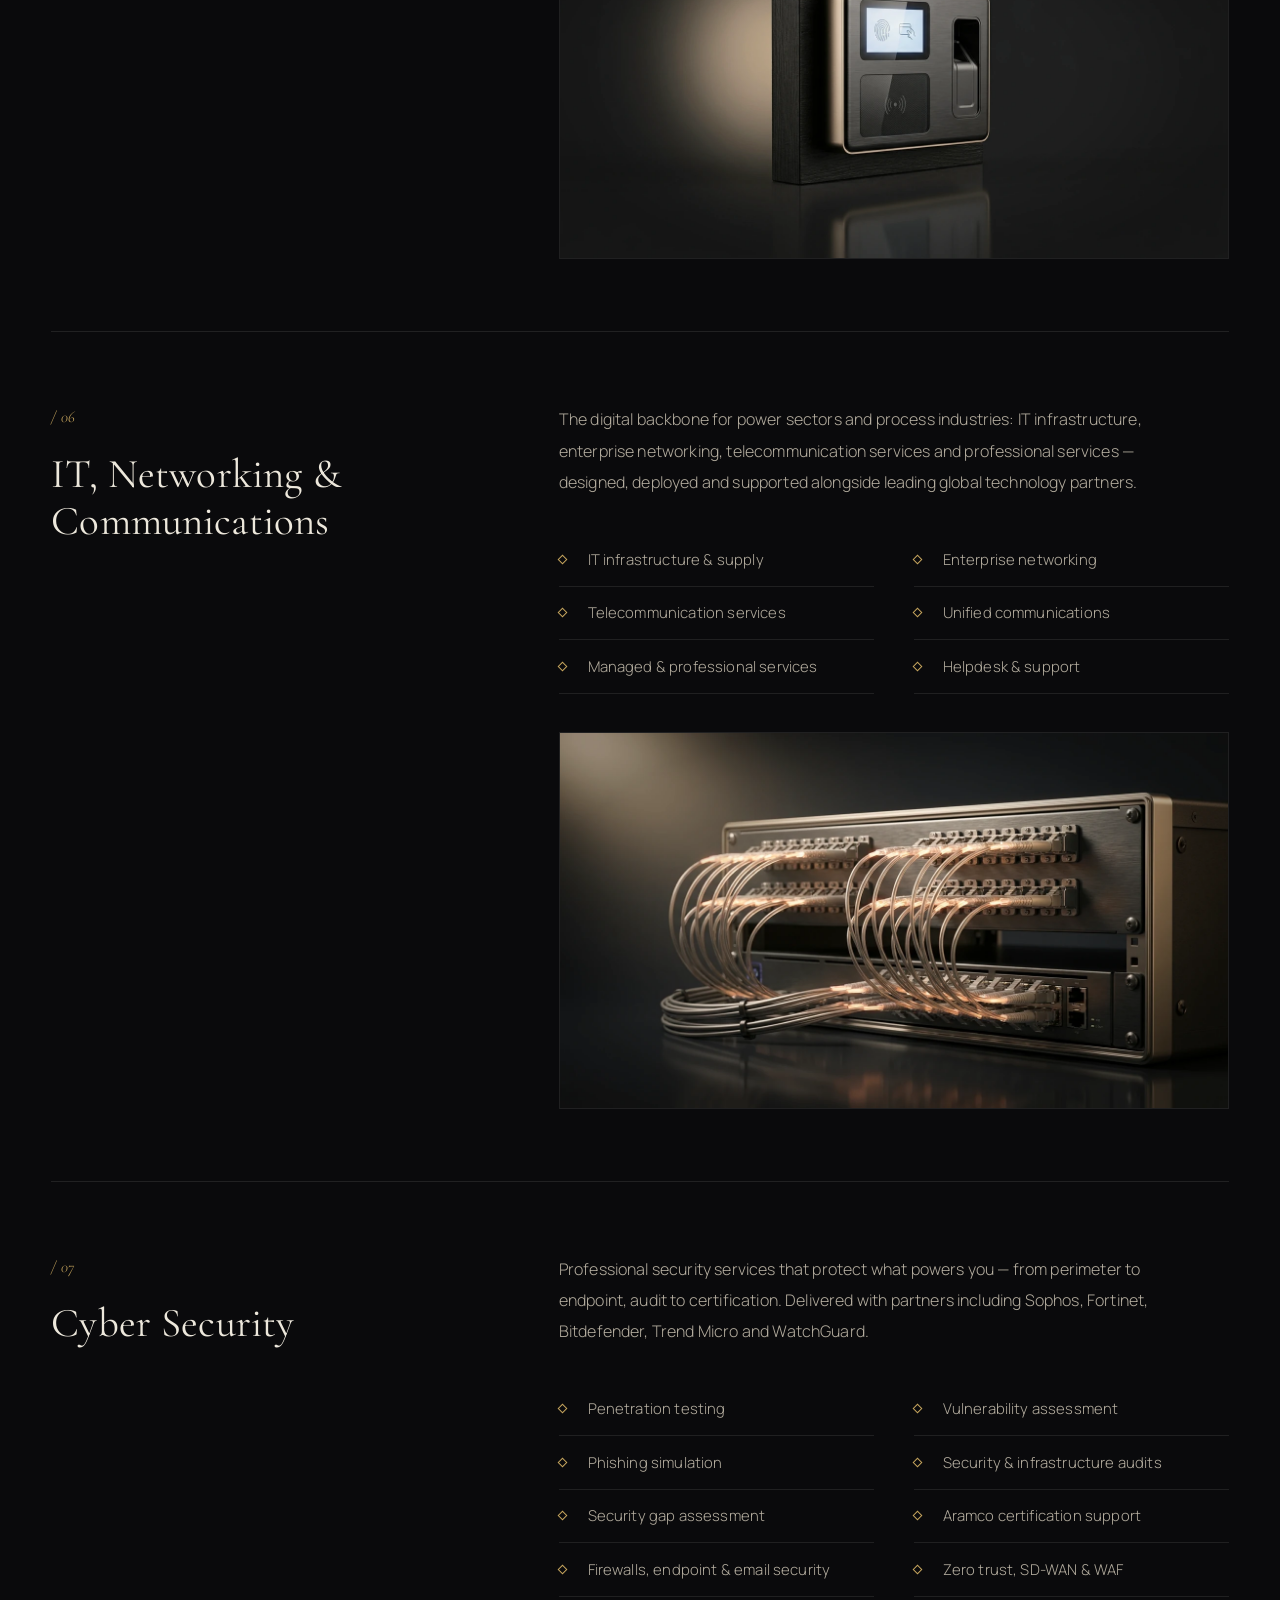
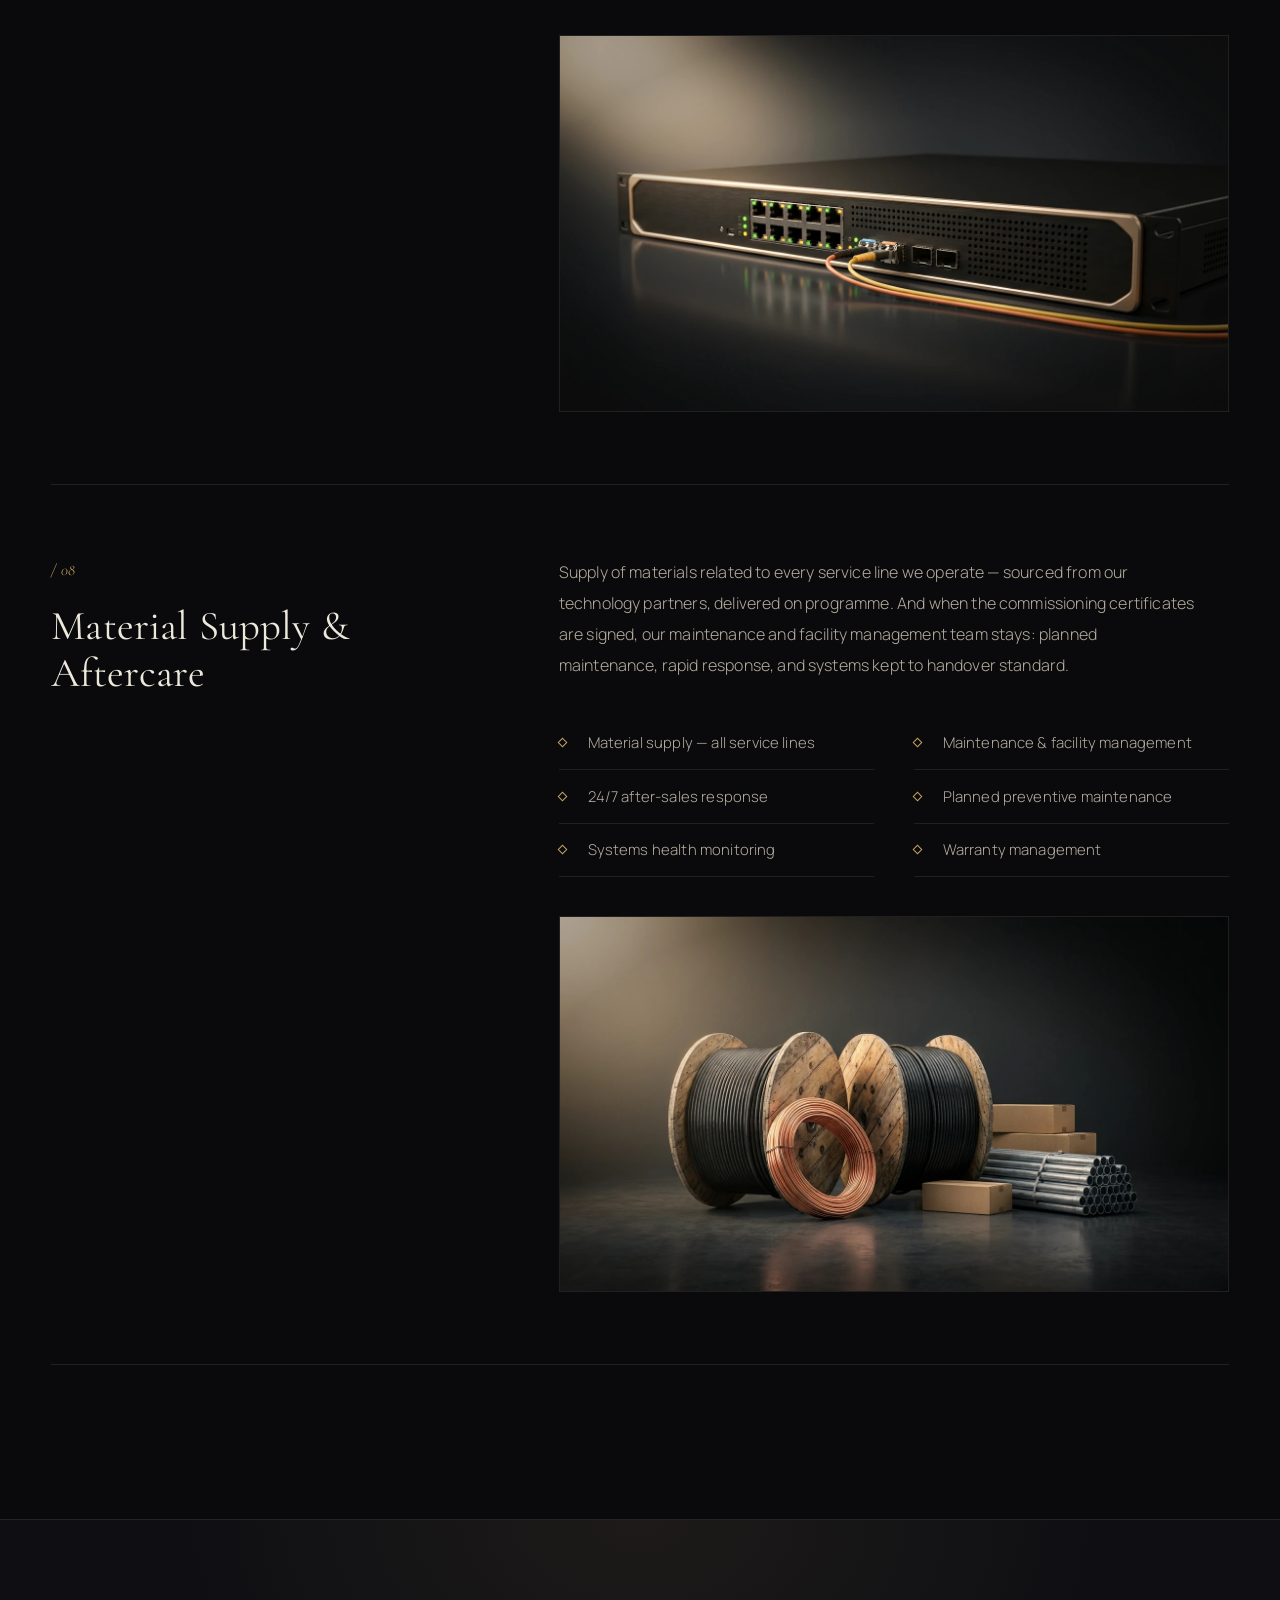
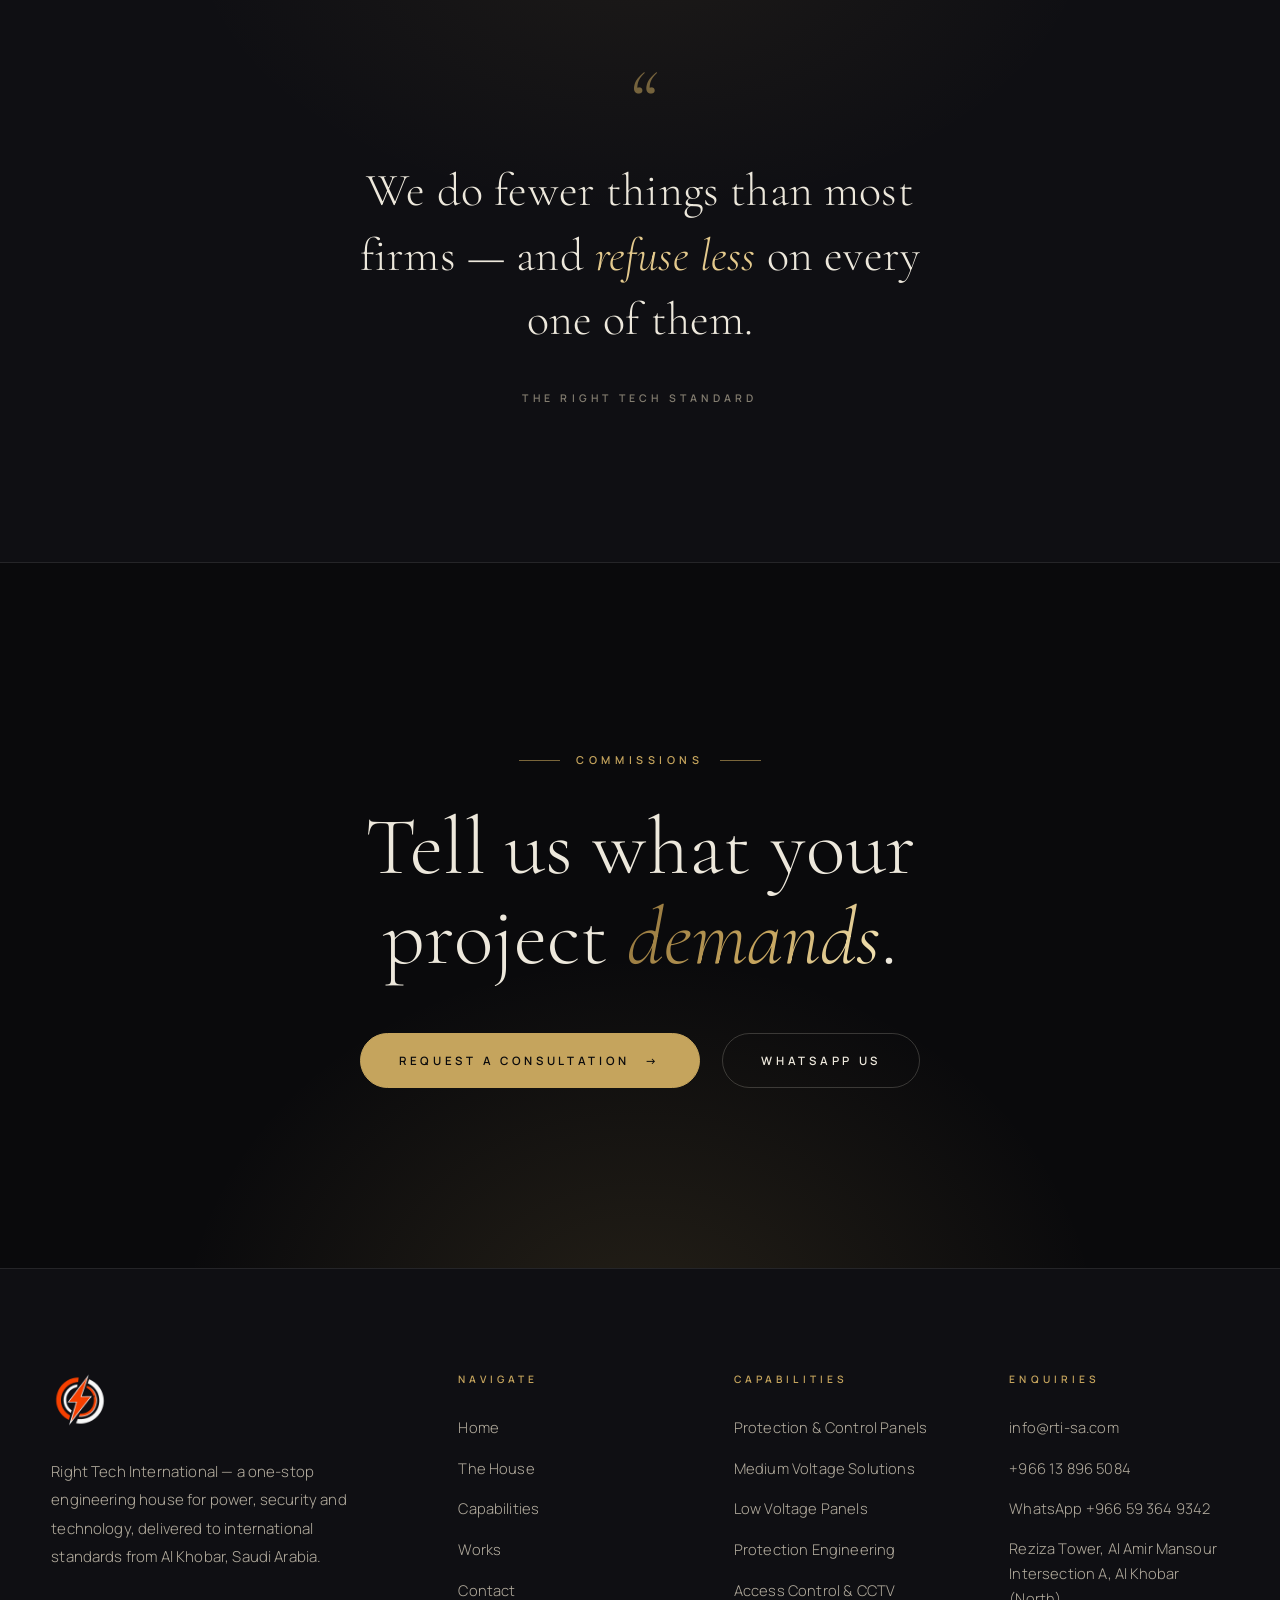
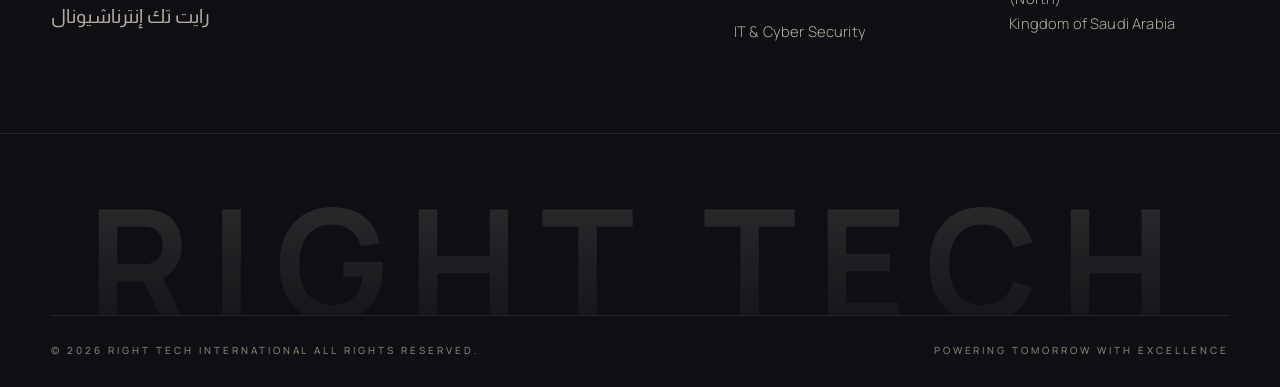
<file: services.html>
<!DOCTYPE html>
<html lang="en">
<head>
<meta charset="UTF-8">
<meta name="viewport" content="width=device-width, initial-scale=1.0">
<title>Capabilities — Right Tech International | Protection &amp; Control Panels to 230 kV, MV &amp; LV Solutions, CCTV, IT &amp; Cyber Security</title>
<meta name="description" content="Right Tech capabilities: protection &amp; control panels up to 230 kV, medium voltage switchgear and ring main units, low voltage panels, power protection engineering to SEC/NG &amp; Saudi Aramco standards, access control &amp; CCTV, IT &amp; networking, cyber security, material supply and aftercare.">
<link rel="canonical" href="https://rti-sa.com/services.html">
<meta name="robots" content="index, follow">
<meta name="theme-color" content="#0a0a0c">
<meta property="og:type" content="website">
<meta property="og:site_name" content="Right Tech International">
<meta property="og:title" content="Capabilities — Right Tech International">
<meta property="og:description" content="Eight disciplines, one standard — protection &amp; control panels to 230 kV, MV &amp; LV solutions, protection engineering, CCTV &amp; access control, IT &amp; networking, cyber security, supply &amp; aftercare.">
<meta property="og:url" content="https://rti-sa.com/services.html">
<meta property="og:image" content="https://rti-sa.com/assets/img/og-image.jpg">
<meta name="twitter:card" content="summary_large_image">
<link rel="preconnect" href="https://fonts.googleapis.com">
<link rel="preconnect" href="https://fonts.gstatic.com" crossorigin>
<link href="https://fonts.googleapis.com/css2?family=Cormorant+Garamond:ital,wght@0,300;0,400;0,500;0,600;1,300;1,400;1,500&family=Manrope:wght@200;300;400;500;600;700&family=Almarai:wght@400;700&display=swap" rel="stylesheet">
<link rel="icon" href="assets/favicon.ico?v=3" sizes="any">
<link rel="icon" type="image/png" sizes="32x32" href="assets/favicon-32.png?v=3">
<link rel="icon" type="image/png" sizes="16x16" href="assets/favicon-16.png?v=3">
<link rel="apple-touch-icon" href="assets/apple-touch-icon.png?v=3">
<link rel="stylesheet" href="css/style.css?v=11">
</head>
<body>

<!-- Preloader -->
<div class="preloader" aria-hidden="true">
  <img class="preloader__mark-img" src="assets/right-tech-mark.png" alt="" width="342" height="319">
  <div class="preloader__word"><span>Right&nbsp;Tech</span></div>
  <div class="preloader__line"></div>
</div>

<div class="grain" aria-hidden="true"></div>
<div class="cursor-dot" aria-hidden="true"></div>
<div class="cursor-ring" aria-hidden="true"></div>

<!-- ================= NAV ================= -->
<header class="nav">
  <div class="wrap nav__inner">
    <a class="nav__brand" href="index.html" aria-label="Right Tech — home">
      <img src="assets/right-tech-mark.png" alt="Right Tech International logo" width="342" height="319">
      <span class="nav__brand-text">
        <span class="nav__brand-sub">Right Tech International</span>
        <span class="nav__brand-ar" dir="rtl" lang="ar" aria-label="رايت تك إنترناشيونال">رايـــــــت تـــــــك إنـــــــتــــــرنــــــاشــــــيــــــونــــــال</span>
      </span>
    </a>

    <nav class="nav__links" aria-label="Primary">
      <a class="nav__link" href="index.html">Home</a>
      <a class="nav__link" href="about.html">The House</a>
      <a class="nav__link active" href="services.html">Capabilities</a>
      <a class="nav__link" href="projects.html">Works</a>
      <a class="nav__link" href="contact.html">Contact</a>
      <a class="btn btn--gold nav__cta" href="contact.html" data-magnet>Start a Project</a>
    </nav>

    <button class="burger" aria-label="Open menu" aria-expanded="false">
      <span></span><span></span><span></span>
    </button>
  </div>
</header>

<div class="menu" aria-hidden="true">
  <div class="wrap menu__inner">
    <nav class="menu__links" aria-label="Menu">
      <a class="menu__link" href="index.html"><i>I</i> <em>Home</em></a>
      <a class="menu__link" href="about.html"><i>II</i> <em>The House</em></a>
      <a class="menu__link active" href="services.html"><i>III</i> <em>Capabilities</em></a>
      <a class="menu__link" href="projects.html"><i>IV</i> <em>Works</em></a>
      <a class="menu__link" href="contact.html"><i>V</i> <em>Contact</em></a>
    </nav>
    <div class="menu__aside">
      <div class="menu__aside-block">
        <h5>Enquiries</h5>
        <a href="mailto:info@rti-sa.com">info@rti-sa.com</a><br>
        <a href="tel:+966138965084">+966 13 896 5084</a><br>
        <a href="https://wa.me/966593649342" target="_blank" rel="noopener">WhatsApp +966 59 364 9342</a>
      </div>
      <div class="menu__aside-block">
        <h5>The Studio</h5>
        <p>Reziza Tower, Al Amir Mansour<br>Intersection A, Al Khobar (North)<br>Kingdom of Saudi Arabia</p>
      </div>
    </div>
  </div>
</div>

<main>

<!-- ================= PAGE HERO ================= -->
<section class="page-hero">
  <div class="wrap">
    <p class="page-hero__crumb rv"><a href="index.html">Home</a> <span class="sep">/</span> Capabilities</p>
    <h1 class="rv" style="--d:.08s">Eight disciplines.<br>One <em>standard</em>.</h1>
    <p class="page-hero__intro rv" style="--d:.16s">With a clear focus on fast, friendly solutions and smooth-running efficiency across every project and operation — each capability below is led in-house, and signed for by name.</p>
  </div>
</section>

<!-- ================= SERVICES DETAIL ================= -->
<section class="section" style="padding-top:2rem">
  <div class="wrap">

    <div class="svc-detail" id="protection-panels">
      <div class="svc-detail__head rv">
        <span class="svc-detail__num">/ 01</span>
        <h2>Protection &amp; Control Panels up to 230 kV</h2>
      </div>
      <div class="svc-detail__body">
        <p class="rv">Turnkey supply of protection and control panels rated up to 230 kV, fully compliant with Saudi Electricity Company (SEC) and Saudi Aramco standards and specifications — from approved-vendor sourcing and project-specific scheme customisation through to factory testing and a complete QA/QC handover package.</p>
        <ul class="svc-detail__list">
          <li class="rv">Protection &amp; control panels to 230 kV</li>
          <li class="rv">SEC/Aramco-approved vendor sourcing</li>
          <li class="rv">Project-specific scheme customisation</li>
          <li class="rv">Panel integration &amp; internal wiring</li>
          <li class="rv">Factory acceptance testing (FAT)</li>
          <li class="rv">Technical submittals &amp; QA/QC packages</li>
        </ul>
        <figure class="svc-figure rv">
          <img src="assets/img/protection-panels.webp?v=3" alt="Lineup of high-voltage substation protection and control panels with digital relays" loading="lazy">
        </figure>
      </div>
    </div>

    <div class="svc-detail" id="medium-voltage">
      <div class="svc-detail__head rv">
        <span class="svc-detail__num">/ 02</span>
        <h2>Medium Voltage Solutions</h2>
      </div>
      <div class="svc-detail__body">
        <p class="rv">Supply, installation, testing and commissioning of medium-voltage distribution equipment. Integrated with remote terminal units (RTU) and innovative condition-monitoring sensors, the smart and motorised ring main units are all-in-one solutions — easy to purchase, install and maintain, reducing operational cost, with a robust design that fits even the harshest environments.</p>
        <ul class="svc-detail__list">
          <li class="rv">Medium voltage switchgear</li>
          <li class="rv">Smart Ring Main Units (RMU)</li>
          <li class="rv">Motorised Ring Main Units (MRMU)</li>
          <li class="rv">RTU &amp; condition-monitoring integration</li>
          <li class="rv">Installation, testing &amp; commissioning</li>
          <li class="rv">Design submission &amp; as-built delivery</li>
        </ul>
        <figure class="svc-figure rv">
          <img src="assets/img/rmu-cabinet.webp?v=3" alt="Smart ring main unit (RMU) medium-voltage switchgear with protection relay and single-line mimic panels" loading="lazy">
        </figure>
      </div>
    </div>

    <div class="svc-detail" id="low-voltage">
      <div class="svc-detail__head rv">
        <span class="svc-detail__num">/ 03</span>
        <h2>Low Voltage Panel Solutions</h2>
      </div>
      <div class="svc-detail__body">
        <p class="rv">Supply, installation, testing and commissioning of low-voltage panels — a complete turnkey solution integrating engineering, procurement and execution. Whether for industrial, commercial or infrastructure projects, our technical team guarantees precise installation and thorough testing against every operational and safety standard.</p>
        <ul class="svc-detail__list">
          <li class="rv">LV distribution panels</li>
          <li class="rv">Automatic transfer switch (ATS) panels</li>
          <li class="rv">Motor control centres (MCC)</li>
          <li class="rv">Vendor procurement &amp; compliance</li>
          <li class="rv">Installation &amp; commissioning</li>
          <li class="rv">Operational &amp; safety testing</li>
        </ul>
        <figure class="svc-figure rv">
          <img src="assets/img/lv-panels.webp?v=3" alt="Low voltage switchboard lineup with metering, indicator lamps and control pushbuttons" loading="lazy">
        </figure>
      </div>
    </div>

    <div class="svc-detail" id="protection">
      <div class="svc-detail__head rv">
        <span class="svc-detail__num">/ 04</span>
        <h2>Power Protection Engineering</h2>
      </div>
      <div class="svc-detail__body">
        <p class="rv">Engineering services for power protection systems, prepared exactly to SEC, National Grid and Saudi Aramco standards: schematic drawings per SEEDS, OPDS, interconnection diagrams, cable schedules and component selection per PTS &amp; SOW — followed by SDMS, TMSS &amp; SAMSS requirements.</p>
        <ul class="svc-detail__list">
          <li class="rv">Protection schematics (SEEDS)</li>
          <li class="rv">OPDS preparation</li>
          <li class="rv">Interconnection diagrams</li>
          <li class="rv">Cable schedules</li>
          <li class="rv">Component selection per PTS &amp; SOW</li>
          <li class="rv">SDMS, TMSS &amp; SAMSS compliance</li>
        </ul>
        <figure class="svc-figure rv">
          <img src="assets/img/blueprints.webp?v=3" alt="Engineering drawings and protection schematics" loading="lazy">
        </figure>
      </div>
    </div>

    <div class="svc-detail" id="cctv">
      <div class="svc-detail__head rv">
        <span class="svc-detail__num">/ 05</span>
        <h2>Access Control &amp; CCTV Systems</h2>
      </div>
      <div class="svc-detail__body">
        <p class="rv">Intelligent access control and CCTV with the latest technology and highest quality — full project scope from design and supply through technical support, installation, testing &amp; commissioning, and third-party approval where required. Backed by the best maintenance team for after-sales service.</p>
        <ul class="svc-detail__list">
          <li class="rv">System design &amp; consultancy</li>
          <li class="rv">CCTV supply &amp; installation</li>
          <li class="rv">Intelligent access control</li>
          <li class="rv">Testing &amp; commissioning</li>
          <li class="rv">Third-party approvals</li>
          <li class="rv">After-sales maintenance</li>
        </ul>
        <figure class="svc-figure rv">
          <img src="assets/img/access-control.webp?v=3" alt="Access control reader terminal with card and biometric authentication" loading="lazy">
        </figure>
      </div>
    </div>

    <div class="svc-detail" id="it">
      <div class="svc-detail__head rv">
        <span class="svc-detail__num">/ 06</span>
        <h2>IT, Networking &amp; Communications</h2>
      </div>
      <div class="svc-detail__body">
        <p class="rv">The digital backbone for power sectors and process industries: IT infrastructure, enterprise networking, telecommunication services and professional services — designed, deployed and supported alongside leading global technology partners.</p>
        <ul class="svc-detail__list">
          <li class="rv">IT infrastructure &amp; supply</li>
          <li class="rv">Enterprise networking</li>
          <li class="rv">Telecommunication services</li>
          <li class="rv">Unified communications</li>
          <li class="rv">Managed &amp; professional services</li>
          <li class="rv">Helpdesk &amp; support</li>
        </ul>
        <figure class="svc-figure rv">
          <img src="assets/img/it-networking.webp?v=3" alt="Fibre optic patch panel and network switch with structured cabling" loading="lazy">
        </figure>
      </div>
    </div>

    <div class="svc-detail" id="cyber">
      <div class="svc-detail__head rv">
        <span class="svc-detail__num">/ 07</span>
        <h2>Cyber Security</h2>
      </div>
      <div class="svc-detail__body">
        <p class="rv">Professional security services that protect what powers you — from perimeter to endpoint, audit to certification. Delivered with partners including Sophos, Fortinet, Bitdefender, Trend Micro and WatchGuard.</p>
        <ul class="svc-detail__list">
          <li class="rv">Penetration testing</li>
          <li class="rv">Vulnerability assessment</li>
          <li class="rv">Phishing simulation</li>
          <li class="rv">Security &amp; infrastructure audits</li>
          <li class="rv">Security gap assessment</li>
          <li class="rv">Aramco certification support</li>
          <li class="rv">Firewalls, endpoint &amp; email security</li>
          <li class="rv">Zero trust, SD-WAN &amp; WAF</li>
        </ul>
        <figure class="svc-figure rv">
          <img src="assets/img/cyber-security.webp?v=3" alt="Rack-mounted network security firewall appliance with fibre uplinks" loading="lazy">
        </figure>
      </div>
    </div>

    <div class="svc-detail" id="supply">
      <div class="svc-detail__head rv">
        <span class="svc-detail__num">/ 08</span>
        <h2>Material Supply &amp; Aftercare</h2>
      </div>
      <div class="svc-detail__body">
        <p class="rv">Supply of materials related to every service line we operate — sourced from our technology partners, delivered on programme. And when the commissioning certificates are signed, our maintenance and facility management team stays: planned maintenance, rapid response, and systems kept to handover standard.</p>
        <ul class="svc-detail__list">
          <li class="rv">Material supply — all service lines</li>
          <li class="rv">Maintenance &amp; facility management</li>
          <li class="rv">24/7 after-sales response</li>
          <li class="rv">Planned preventive maintenance</li>
          <li class="rv">Systems health monitoring</li>
          <li class="rv">Warranty management</li>
        </ul>
        <figure class="svc-figure rv">
          <img src="assets/img/material-supply.webp?v=3" alt="Electrical supply materials — cable drums, copper cable and conduit" loading="lazy">
        </figure>
      </div>
    </div>

  </div>
</section>

<!-- ================= QUOTE ================= -->
<section class="quote-band">
  <div class="wrap">
    <figure>
      <span class="qmark rv" aria-hidden="true">&ldquo;</span>
      <blockquote class="rv" style="--d:.08s">We do fewer things than most firms — and <em>refuse less</em> on every one of them.</blockquote>
      <figcaption class="rv" style="--d:.16s">The Right Tech Standard</figcaption>
    </figure>
  </div>
</section>

<!-- ================= CTA ================= -->
<section class="cta">
  <div class="wrap">
    <p class="label rv">Commissions</p>
    <h2 class="rv" style="--d:.08s">Tell us what your<br>project <em>demands</em>.</h2>
    <div class="cta__actions rv" style="--d:.16s">
      <a class="btn btn--gold" href="contact.html" data-magnet>Request a Consultation <span class="arr">→</span></a>
      <a class="btn" href="https://wa.me/966593649342" target="_blank" rel="noopener" data-magnet>WhatsApp Us</a>
    </div>
  </div>
</section>

</main>

<!-- ================= FOOTER ================= -->
<footer class="footer">
  <div class="wrap footer__top">
    <div class="footer__brand">
      <img src="assets/right-tech-mark.png" alt="Right Tech International logo" width="342" height="319">
      <p>Right Tech International — a one-stop engineering house for power, security and technology, delivered to international standards from Al Khobar, Saudi Arabia.</p>
      <p class="ar" dir="rtl" lang="ar">رايت تك إنترناشيونال</p>
    </div>
    <div class="footer__col">
      <h5>Navigate</h5>
      <ul>
        <li><a href="index.html">Home</a></li>
        <li><a href="about.html">The House</a></li>
        <li><a href="services.html">Capabilities</a></li>
        <li><a href="projects.html">Works</a></li>
        <li><a href="contact.html">Contact</a></li>
      </ul>
    </div>
    <div class="footer__col">
      <h5>Capabilities</h5>
      <ul>
        <li><a href="services.html#protection-panels">Protection &amp; Control Panels</a></li>
        <li><a href="services.html#medium-voltage">Medium Voltage Solutions</a></li>
        <li><a href="services.html#low-voltage">Low Voltage Panels</a></li>
        <li><a href="services.html#protection">Protection Engineering</a></li>
        <li><a href="services.html#cctv">Access Control &amp; CCTV</a></li>
        <li><a href="services.html#it">IT &amp; Cyber Security</a></li>
      </ul>
    </div>
    <div class="footer__col">
      <h5>Enquiries</h5>
      <ul>
        <li><a href="mailto:info@rti-sa.com">info@rti-sa.com</a></li>
        <li><a href="tel:+966138965084">+966 13 896 5084</a></li>
        <li><a href="https://wa.me/966593649342" target="_blank" rel="noopener">WhatsApp +966 59 364 9342</a></li>
        <li><p>Reziza Tower, Al Amir Mansour<br>Intersection A, Al Khobar (North)<br>Kingdom of Saudi Arabia</p></li>
      </ul>
    </div>
  </div>

  <div class="footer__word" aria-hidden="true">
    <span>Right&nbsp;Tech</span>
  </div>

  <div class="wrap footer__bottom">
    <span>© <span data-year>2026</span> Right Tech International All rights reserved.</span>
    <span>Powering Tomorrow With Excellence</span>
  </div>
</footer>

<!-- WhatsApp -->
<a class="wa-fab" href="https://wa.me/966593649342" target="_blank" rel="noopener" aria-label="Chat with Right Tech on WhatsApp">
  <svg viewBox="0 0 24 24" fill="currentColor" aria-hidden="true"><path d="M17.472 14.382c-.297-.149-1.758-.867-2.03-.967-.273-.099-.471-.148-.67.15-.197.297-.767.966-.94 1.164-.173.199-.347.223-.644.075-.297-.15-1.255-.463-2.39-1.475-.883-.788-1.48-1.761-1.653-2.059-.173-.297-.018-.458.13-.606.134-.133.297-.347.446-.52.149-.174.198-.298.297-.497.1-.198.05-.371-.025-.52-.075-.149-.669-1.612-.916-2.207-.242-.579-.487-.5-.669-.51-.173-.008-.371-.01-.57-.01-.198 0-.52.074-.792.372-.272.297-1.04 1.016-1.04 2.479 0 1.462 1.065 2.875 1.213 3.074.149.198 2.096 3.2 5.077 4.487.709.306 1.262.489 1.694.625.712.227 1.36.195 1.871.118.571-.085 1.758-.719 2.006-1.413.248-.694.248-1.289.173-1.413-.074-.124-.272-.198-.57-.347m-5.421 7.403h-.004a9.87 9.87 0 01-5.031-1.378l-.361-.214-3.741.982.998-3.648-.235-.374a9.86 9.86 0 01-1.51-5.26c.001-5.45 4.436-9.884 9.888-9.884 2.64 0 5.122 1.03 6.988 2.898a9.825 9.825 0 012.893 6.994c-.003 5.45-4.437 9.884-9.885 9.884m8.413-18.297A11.815 11.815 0 0012.05 0C5.495 0 .16 5.335.157 11.892c0 2.096.547 4.142 1.588 5.945L.057 24l6.305-1.654a11.882 11.882 0 005.683 1.448h.005c6.554 0 11.89-5.335 11.893-11.893a11.821 11.821 0 00-3.48-8.413z"/></svg>
</a>

<script src="js/main.js?v=11" defer></script>
</body>
</html>
</file>
<file: css/style.css>
/* ============================================================
   AUX WING — Luxury Design System
   Obsidian · Champagne Gold · Ivory
   Type: Cormorant Garamond (display) + Manrope (text)
   ============================================================ */

:root {
  /* Surfaces */
  --ink: #0a0a0c;
  --ink-2: #0f0f13;
  --ink-3: #16161c;
  --ivory: #f2ede3;
  --ivory-2: #eae3d4;
  --paper-ink: #171511;

  /* Gold */
  --gold: #c5a45d;
  --gold-bright: #e3c98d;
  --gold-deep: #8e713a;
  --gold-grad: linear-gradient(120deg, #8e713a 0%, #c5a45d 30%, #f0dfae 50%, #c5a45d 70%, #8e713a 100%);

  /* Text on dark */
  --t-hi: #ede8dc;
  --t-mid: #b3ac9e;
  --t-low: #837d70;

  /* Text on ivory */
  --p-hi: #171511;
  --p-mid: #57524a;
  --p-low: #8a8478;

  /* Lines */
  --line: rgba(237, 232, 220, 0.1);
  --line-strong: rgba(237, 232, 220, 0.2);
  --pline: rgba(23, 21, 17, 0.12);

  /* Type */
  --serif: "Cormorant Garamond", "Times New Roman", serif;
  --sans: "Manrope", "Helvetica Neue", Arial, sans-serif;
  --arabic: "Almarai", "Noto Sans Arabic", "Geeza Pro", "Segoe UI", sans-serif;

  /* Rhythm */
  --sect: clamp(6rem, 12vw, 11rem);
  --gutter: clamp(1.25rem, 4vw, 4rem);
  --maxw: 1440px;

  --ease: cubic-bezier(0.22, 1, 0.36, 1);
  --ease-io: cubic-bezier(0.65, 0, 0.35, 1);
}

/* ---------- Reset ---------- */
*, *::before, *::after { box-sizing: border-box; margin: 0; padding: 0; }
html { scroll-behavior: smooth; -webkit-text-size-adjust: 100%; }
body {
  background: var(--ink);
  color: var(--t-hi);
  font-family: var(--sans);
  font-weight: 300;
  font-size: 1rem;
  line-height: 1.7;
  letter-spacing: 0.01em;
  -webkit-font-smoothing: antialiased;
  text-rendering: optimizeLegibility;
  overflow-x: hidden;
  min-height: 100vh;
}
img, svg, video { display: block; max-width: 100%; }
a { color: inherit; text-decoration: none; }
ul, ol { list-style: none; }
button, input, textarea, select { font: inherit; color: inherit; background: none; border: none; }
button { cursor: pointer; }

::selection { background: var(--gold); color: var(--ink); }
::-moz-selection { background: var(--gold); color: var(--ink); }

/* Scrollbar */
::-webkit-scrollbar { width: 10px; }
::-webkit-scrollbar-track { background: var(--ink); }
::-webkit-scrollbar-thumb { background: #2a2a32; border-radius: 6px; border: 2px solid var(--ink); }
::-webkit-scrollbar-thumb:hover { background: var(--gold-deep); }

/* ---------- Grain overlay (static — keeps the renderer light) ---------- */
.grain {
  position: fixed; inset: 0;
  pointer-events: none;
  z-index: 2000;
  opacity: 0.05;
  background-image: url("data:image/svg+xml,%3Csvg xmlns='http://www.w3.org/2000/svg' width='300' height='300'%3E%3Cfilter id='n'%3E%3CfeTurbulence type='fractalNoise' baseFrequency='0.72' numOctaves='2' stitchTiles='stitch'/%3E%3C/filter%3E%3Crect width='100%25' height='100%25' filter='url(%23n)'/%3E%3C/svg%3E");
}

/* ---------- Custom cursor ---------- */
.cursor-dot, .cursor-ring {
  position: fixed; top: 0; left: 0;
  pointer-events: none; z-index: 3000;
  border-radius: 50%;
  transform: translate(-50%, -50%);
  opacity: 0;
}
.cursor-dot { width: 5px; height: 5px; background: var(--gold-bright); }
.cursor-ring {
  width: 34px; height: 34px;
  border: 1px solid rgba(197, 164, 93, 0.45);
  transition: width 0.35s var(--ease), height 0.35s var(--ease),
              border-color 0.35s, background 0.35s;
}
body.cursor-on .cursor-dot, body.cursor-on .cursor-ring { opacity: 1; }
body.cursor-hover .cursor-ring {
  width: 58px; height: 58px;
  border-color: rgba(227, 201, 141, 0.9);
  background: rgba(197, 164, 93, 0.08);
}
@media (hover: none), (pointer: coarse) {
  .cursor-dot, .cursor-ring { display: none; }
}

/* ---------- Preloader ---------- */
.preloader {
  position: fixed; inset: 0; z-index: 5000;
  background: var(--ink);
  display: flex; flex-direction: column;
  align-items: center; justify-content: center;
  gap: 2rem;
  transition: opacity 0.9s var(--ease), visibility 0.9s;
}
.preloader.done { opacity: 0; visibility: hidden; pointer-events: none; }
.preloader__mark-img {
  width: 92px; height: auto;
  opacity: 0;
  transform: scale(0.88);
  animation: markIn 1.2s var(--ease) 0.1s forwards;
  filter: drop-shadow(0 10px 34px rgba(197, 164, 93, 0.25));
}
@keyframes markIn { to { opacity: 1; transform: scale(1); } }
.preloader__word {
  font-family: var(--sans);
  font-size: 0.72rem; font-weight: 500;
  letter-spacing: 0.6em; text-indent: 0.6em;
  text-transform: uppercase;
  color: var(--t-mid);
  overflow: hidden;
}
.preloader__word span {
  display: inline-block;
  transform: translateY(120%);
  animation: riseUp 0.9s var(--ease) 0.5s forwards;
}
@keyframes riseUp { to { transform: translateY(0); } }
.preloader__line {
  width: 120px; height: 1px;
  background: var(--line-strong);
  position: relative; overflow: hidden;
}
.preloader__line::after {
  content: ""; position: absolute; inset: 0;
  background: var(--gold);
  transform: translateX(-100%);
  animation: loadBar 1.4s var(--ease-io) 0.2s forwards;
}
@keyframes loadBar { to { transform: translateX(0); } }

/* ---------- Utility ---------- */
.wrap {
  width: min(var(--maxw), 100% - var(--gutter) * 2);
  margin-inline: auto;
}
.gold { color: var(--gold); }
.serif-i { font-family: var(--serif); font-style: italic; font-weight: 400; }

.label {
  display: inline-flex; align-items: center; gap: 1rem;
  font-size: 0.68rem; font-weight: 600;
  letter-spacing: 0.42em; text-transform: uppercase;
  color: var(--gold);
}
.label::before {
  content: ""; width: 2.6rem; height: 1px;
  background: var(--gold);
  opacity: 0.6;
}
.label--center { justify-content: center; }
.label--center::after {
  content: ""; width: 2.6rem; height: 1px;
  background: var(--gold); opacity: 0.6;
}

.h-display {
  font-family: var(--serif);
  font-weight: 400;
  font-size: clamp(2.6rem, 5.4vw, 4.6rem);
  line-height: 1.08;
  letter-spacing: 0.005em;
  color: var(--t-hi);
}
.h-display em {
  font-style: italic; font-weight: 400;
  background: var(--gold-grad);
  background-size: 200% auto;
  -webkit-background-clip: text;
  background-clip: text;
  -webkit-text-fill-color: transparent;
  animation: goldSheen 7s linear infinite;
}
@keyframes goldSheen {
  to { background-position: 200% center; }
}

.lead {
  font-size: clamp(1.02rem, 1.35vw, 1.2rem);
  line-height: 1.85;
  font-weight: 300;
  color: var(--t-mid);
  max-width: 60ch;
}

/* Buttons */
.btn {
  position: relative;
  display: inline-flex; align-items: center; gap: 0.9rem;
  padding: 1.05rem 2.4rem;
  font-size: 0.72rem; font-weight: 600;
  letter-spacing: 0.32em; text-transform: uppercase;
  color: var(--t-hi);
  border: 1px solid var(--line-strong);
  border-radius: 100px;
  overflow: hidden;
  transition: color 0.5s var(--ease), border-color 0.5s;
  isolation: isolate;
}
.btn::before {
  content: ""; position: absolute; inset: 0; z-index: -1;
  background: var(--gold);
  transform: translateY(101%);
  transition: transform 0.55s var(--ease);
}
.btn:hover { color: var(--ink); border-color: var(--gold); }
.btn:hover::before { transform: translateY(0); }
.btn .arr { transition: transform 0.5s var(--ease); }
.btn:hover .arr { transform: translateX(5px); }

.btn--gold {
  background: var(--gold);
  border-color: var(--gold);
  color: var(--ink);
}
.btn--gold::before { background: var(--gold-bright); }
.btn--gold:hover { color: var(--ink); border-color: var(--gold-bright); }

.btn--paper { color: var(--p-hi); border-color: rgba(23, 21, 17, 0.28); }
.btn--paper:hover { color: var(--ivory); border-color: var(--p-hi); }
.btn--paper::before { background: var(--p-hi); }

.link-line {
  position: relative;
  display: inline-flex; align-items: center; gap: 0.7rem;
  font-size: 0.72rem; font-weight: 600;
  letter-spacing: 0.3em; text-transform: uppercase;
  color: var(--gold);
  padding-bottom: 0.45rem;
}
.link-line::after {
  content: ""; position: absolute; left: 0; bottom: 0;
  width: 100%; height: 1px;
  background: var(--gold);
  transform-origin: right;
  transition: transform 0.5s var(--ease);
}
.link-line:hover::after { transform: scaleX(0.35); transform-origin: left; }

/* Reveal animations (opacity + transform only — cheap to composite) */
.rv {
  opacity: 0;
  transform: translateY(46px);
  transition: opacity 1.1s var(--ease), transform 1.1s var(--ease);
  transition-delay: var(--d, 0s);
}
.rv.in { opacity: 1; transform: translateY(0); }

/* ============================================================
   NAVIGATION
   ============================================================ */
.nav {
  position: fixed; top: 0; left: 0; right: 0;
  z-index: 900;
  transition: background 0.6s var(--ease), border-color 0.6s, transform 0.5s var(--ease);
  border-bottom: 1px solid transparent;
}
.nav.scrolled {
  background: rgba(10, 10, 12, 0.72);
  -webkit-backdrop-filter: blur(18px) saturate(140%);
  backdrop-filter: blur(18px) saturate(140%);
  border-color: var(--line);
}
.nav.hidden { transform: translateY(-100%); }
.nav__inner {
  display: flex; align-items: center; justify-content: space-between;
  padding: 1.35rem 0;
  transition: padding 0.5s var(--ease);
}
.nav.scrolled .nav__inner { padding: 0.95rem 0; }

.nav__brand { display: inline-flex; align-items: center; gap: 0.95rem; }
.nav__brand img { height: 44px; width: auto; filter: drop-shadow(0 2px 10px rgba(0, 0, 0, 0.5)); }
.nav__brand-text { display: flex; flex-direction: column; justify-content: center; line-height: 1.1; }
.nav__brand-sub {
  font-family: var(--sans);
  font-size: 0.92rem; font-weight: 600;
  letter-spacing: 0.24em; text-transform: uppercase;
  color: var(--gold);
  white-space: nowrap;
}
.nav__brand-ar {
  font-family: var(--arabic);
  font-size: 0.98rem; font-weight: 400;   /* Arabic reads optically smaller than Latin */
  letter-spacing: 0;              /* never letter-space Arabic — it breaks the joins */
  line-height: 1.35;
  color: var(--t-mid);
  margin-top: 0.22rem;
  /* The line spans the full width of the English above it via kashida
     (tatweel, U+0640) baked into the markup — elongation sits in the
     connecting strokes, so the letterforms keep their drawn proportions.
     No scaleX: geometric stretching distorts Arabic badly. */
  text-align: center;
  word-spacing: 0.35em;
  display: block;
}

.nav__links { display: flex; align-items: center; gap: 2.6rem; }
.nav__link {
  position: relative;
  font-size: 0.7rem; font-weight: 500;
  letter-spacing: 0.28em; text-transform: uppercase;
  color: var(--t-mid);
  padding: 0.4rem 0;
  transition: color 0.4s;
}
.nav__link::after {
  content: ""; position: absolute; left: 50%; bottom: 0;
  width: 3px; height: 3px; border-radius: 50%;
  background: var(--gold);
  transform: translateX(-50%) scale(0);
  transition: transform 0.4s var(--ease);
}
.nav__link:hover, .nav__link.active { color: var(--t-hi); }
.nav__link:hover::after, .nav__link.active::after { transform: translateX(-50%) scale(1); }

.nav__cta { margin-left: 0.6rem; padding: 0.78rem 1.7rem; }

/* Burger */
.burger {
  display: none;
  flex-direction: column; justify-content: center; gap: 7px;
  width: 44px; height: 44px;
  align-items: flex-end;
}
.burger span {
  display: block; height: 1px;
  background: var(--t-hi);
  transition: transform 0.5s var(--ease), width 0.5s var(--ease), opacity 0.3s;
}
.burger span:nth-child(1) { width: 28px; }
.burger span:nth-child(2) { width: 20px; }
.burger span:nth-child(3) { width: 24px; }
.burger:hover span { width: 28px; background: var(--gold); }
body.menu-open .burger span:nth-child(1) { transform: translateY(8px) rotate(45deg); width: 28px; }
body.menu-open .burger span:nth-child(2) { opacity: 0; }
body.menu-open .burger span:nth-child(3) { transform: translateY(-8px) rotate(-45deg); width: 28px; }

/* Fullscreen menu */
.menu {
  position: fixed; inset: 0; z-index: 850;
  background: var(--ink);
  display: flex; align-items: center;
  visibility: hidden; opacity: 0;
  transition: opacity 0.7s var(--ease), visibility 0.7s;
}
.menu::before {
  content: "";
  position: absolute; inset: 0;
  background:
    radial-gradient(60% 50% at 85% 15%, rgba(197, 164, 93, 0.07), transparent 60%),
    radial-gradient(50% 60% at 10% 90%, rgba(197, 164, 93, 0.05), transparent 60%);
}
body.menu-open .menu { visibility: visible; opacity: 1; }
.menu__inner {
  display: grid;
  grid-template-columns: 1.4fr 1fr;
  gap: 4rem;
  width: 100%;
  align-items: center;
}
.menu__links { display: flex; flex-direction: column; gap: 0.4rem; }
.menu__link {
  display: inline-flex; align-items: baseline; gap: 1.6rem;
  font-family: var(--serif);
  font-size: clamp(2.4rem, 6vw, 4.4rem);
  font-weight: 400;
  color: var(--t-mid);
  line-height: 1.2;
  transform: translateY(40px); opacity: 0;
  transition: color 0.4s, transform 0.8s var(--ease), opacity 0.8s var(--ease);
}
body.menu-open .menu__link { transform: translateY(0); opacity: 1; }
body.menu-open .menu__link:nth-child(1) { transition-delay: 0.15s; }
body.menu-open .menu__link:nth-child(2) { transition-delay: 0.22s; }
body.menu-open .menu__link:nth-child(3) { transition-delay: 0.29s; }
body.menu-open .menu__link:nth-child(4) { transition-delay: 0.36s; }
body.menu-open .menu__link:nth-child(5) { transition-delay: 0.43s; }
.menu__link i {
  font-family: var(--sans);
  font-style: normal;
  font-size: 0.65rem; font-weight: 500;
  letter-spacing: 0.3em;
  color: var(--gold);
}
.menu__link:hover, .menu__link.active { color: var(--t-hi); }
.menu__link:hover em { font-style: italic; color: var(--gold-bright); }
.menu__aside {
  display: flex; flex-direction: column; gap: 2.2rem;
  padding-left: 3rem;
  border-left: 1px solid var(--line);
  opacity: 0; transform: translateY(30px);
  transition: opacity 0.8s var(--ease) 0.5s, transform 0.8s var(--ease) 0.5s;
}
body.menu-open .menu__aside { opacity: 1; transform: translateY(0); }
.menu__aside-block h5 {
  font-size: 0.62rem; font-weight: 600;
  letter-spacing: 0.4em; text-transform: uppercase;
  color: var(--gold);
  margin-bottom: 0.8rem;
}
.menu__aside-block p, .menu__aside-block a {
  font-size: 0.95rem; color: var(--t-mid);
  font-weight: 300; line-height: 1.9;
  transition: color 0.3s;
}
.menu__aside-block a:hover { color: var(--gold-bright); }

/* ============================================================
   HERO
   ============================================================ */
.hero {
  position: relative;
  min-height: 100svh;
  display: flex; flex-direction: column; justify-content: center;
  overflow: hidden;
  padding-top: 6rem;
}
.hero__bg { position: absolute; inset: 0; z-index: -2; overflow: hidden; background: var(--ink); }

/* Substation plate. Sits under the gradient/grid treatment; the base colour
   moved onto .hero__bg so ::before can stay translucent over the photo. */
.hero__photo {
  position: absolute; inset: 0;
  background-image: url("../assets/img/hero-substation.webp?v=1");
  background-size: cover;
  background-position: 62% center;
  background-repeat: no-repeat;
}
.hero__photo::after {
  content: "";
  position: absolute; inset: 0;
  background:
    /* the headline sits left, so weight the scrim there */
    linear-gradient(100deg,
      rgba(10, 10, 12, 0.95) 0%,
      rgba(10, 10, 12, 0.88) 32%,
      rgba(10, 10, 12, 0.55) 60%,
      rgba(10, 10, 12, 0.34) 100%),
    /* settle the foot so the scroll/meta bar reads */
    linear-gradient(to top, rgba(10, 10, 12, 0.94) 0%, transparent 40%),
    linear-gradient(to bottom, rgba(10, 10, 12, 0.72) 0%, transparent 26%);
}
.hero__bg::before {
  content: "";
  position: absolute; inset: 0;
  background:
    radial-gradient(52% 44% at 78% 18%, rgba(197, 164, 93, 0.13), transparent 62%),
    radial-gradient(40% 40% at 12% 80%, rgba(142, 113, 58, 0.1), transparent 60%),
    radial-gradient(70% 70% at 50% 120%, rgba(20, 20, 26, 0.6), transparent 70%);
}
.hero__bg::after {
  content: "";
  position: absolute; inset: 0;
  background-image:
    linear-gradient(rgba(237, 232, 220, 0.028) 1px, transparent 1px),
    linear-gradient(90deg, rgba(237, 232, 220, 0.028) 1px, transparent 1px);
  background-size: 110px 110px;
  -webkit-mask-image: radial-gradient(75% 75% at 50% 40%, #000 30%, transparent 100%);
  mask-image: radial-gradient(75% 75% at 50% 40%, #000 30%, transparent 100%);
}
.orb {
  position: absolute; border-radius: 50%;
  filter: blur(70px);
  will-change: transform;
}
.orb--1 {
  width: 480px; height: 480px;
  right: -6%; top: -10%;
  background: radial-gradient(circle at 40% 40%, rgba(197, 164, 93, 0.16), transparent 65%);
  animation: drift1 16s ease-in-out infinite alternate;
}
.orb--2 {
  width: 380px; height: 380px;
  left: -8%; bottom: 4%;
  background: radial-gradient(circle at 60% 60%, rgba(142, 113, 58, 0.13), transparent 65%);
  animation: drift2 20s ease-in-out infinite alternate;
}
@keyframes drift1 { to { transform: translate(-60px, 50px) scale(1.12); } }
@keyframes drift2 { to { transform: translate(50px, -40px) scale(1.08); } }

.hero__arc {
  position: absolute;
  right: -12vw; top: 50%;
  width: 58vw; max-width: 900px;
  transform: translateY(-50%);
  opacity: 0.5;
  pointer-events: none;
}

.hero__inner { position: relative; }
.hero__eyebrow {
  display: inline-flex; align-items: center; gap: 1.1rem;
  font-size: 0.66rem; font-weight: 600;
  letter-spacing: 0.5em; text-transform: uppercase;
  color: var(--t-mid);
  margin-bottom: 2.6rem;
}
.hero__eyebrow::before { content: ""; width: 3.4rem; height: 1px; background: var(--gold); }
.hero__eyebrow b { color: var(--gold); font-weight: 600; }
.hero__eyebrow-loc::before { content: "\B7"; margin-inline-end: 0.55em; }

.hero__title {
  font-family: var(--serif);
  font-weight: 300;
  font-size: clamp(3.2rem, 8.6vw, 8.2rem);
  line-height: 1.02;
  letter-spacing: -0.005em;
}
.hero__title .line { display: block; overflow: hidden; }
.hero__title .line > span {
  display: inline-block;
  transform: translateY(110%);
  transition: transform 1.3s var(--ease);
}
body.loaded .hero__title .line > span { transform: translateY(0); }
body.loaded .hero__title .line:nth-child(2) > span { transition-delay: 0.12s; }
body.loaded .hero__title .line:nth-child(3) > span { transition-delay: 0.24s; }
.hero__title em {
  font-style: italic; font-weight: 400;
  background: var(--gold-grad);
  background-size: 200% auto;
  -webkit-background-clip: text;
  background-clip: text;
  -webkit-text-fill-color: transparent;
  animation: goldSheen 8s linear infinite;
}

.hero__foot {
  display: flex; align-items: flex-end; justify-content: space-between;
  gap: 3rem;
  margin-top: clamp(3rem, 6vh, 5rem);
}
.hero__sub {
  max-width: 46ch;
  font-size: clamp(0.98rem, 1.2vw, 1.12rem);
  line-height: 1.9;
  color: var(--t-mid);
}
.hero__actions { display: flex; align-items: center; gap: 1.4rem; flex-shrink: 0; flex-wrap: wrap; }

.hero__meta {
  position: absolute;
  left: 0; right: 0; bottom: 0;
  border-top: 1px solid var(--line);
}
.hero__meta-inner {
  display: flex; align-items: center; justify-content: space-between;
  padding: 1.4rem 0;
  font-size: 0.64rem; font-weight: 500;
  letter-spacing: 0.34em; text-transform: uppercase;
  color: var(--t-low);
}
.hero__meta-inner .scroll-cue {
  display: inline-flex; align-items: center; gap: 0.8rem;
  color: var(--t-mid);
}
.scroll-cue .stem {
  width: 1px; height: 34px;
  background: linear-gradient(var(--gold), transparent);
  position: relative; overflow: hidden;
}
.scroll-cue .stem::after {
  content: ""; position: absolute; top: -100%; left: 0;
  width: 100%; height: 100%;
  background: linear-gradient(var(--gold-bright), transparent);
  animation: cueDrop 2.2s var(--ease-io) infinite;
}
@keyframes cueDrop { 60%, 100% { top: 100%; } }

/* ============================================================
   MARQUEE
   ============================================================ */
.marquee {
  border-block: 1px solid var(--line);
  padding: 1.6rem 0;
  overflow: hidden;
  background: var(--ink-2);
  position: relative;
}
.marquee__track {
  display: flex; gap: 4.5rem;
  width: max-content;
  animation: marquee 36s linear infinite;
}
.marquee:hover .marquee__track { animation-play-state: paused; }
@keyframes marquee { to { transform: translateX(-50%); } }
.marquee__item {
  display: inline-flex; align-items: center; gap: 4.5rem;
  font-family: var(--serif);
  font-size: 1.35rem; font-weight: 400;
  letter-spacing: 0.14em; text-transform: uppercase;
  color: var(--t-low);
  white-space: nowrap;
}
.marquee__item em { color: var(--gold); font-style: italic; text-transform: none; letter-spacing: 0.04em; }
.marquee__item .dot {
  width: 5px; height: 5px; border-radius: 50%;
  background: var(--gold); opacity: 0.7;
  display: inline-block;
}

/* ============================================================
   SECTIONS — shared
   ============================================================ */
.section { padding-block: var(--sect); position: relative; }
.section--paper { background: var(--ivory); color: var(--p-hi); }
.section--paper .label { color: var(--gold-deep); }
.section--paper .label::before, .section--paper .label--center::after { background: var(--gold-deep); }
.section--paper .h-display { color: var(--p-hi); }
.section--paper .lead { color: var(--p-mid); }
.section--raised { background: var(--ink-2); }

.sect-head {
  display: grid;
  grid-template-columns: minmax(0, 1.5fr) minmax(0, 1fr);
  gap: 2.5rem 5rem;
  align-items: end;
  margin-bottom: clamp(3.4rem, 7vw, 6rem);
}
.sect-head .label { margin-bottom: 1.6rem; }
.sect-head__side {
  display: flex; flex-direction: column; gap: 1.6rem;
  align-items: flex-start;
  padding-bottom: 0.5rem;
}
.sect-head--center {
  display: flex; flex-direction: column; align-items: center;
  text-align: center;
  gap: 1.6rem;
  margin-bottom: clamp(3.4rem, 7vw, 6rem);
}
.sect-head--center .label { margin-bottom: 0; }

.hairline { width: 100%; height: 1px; background: var(--line); border: none; }
.section--paper .hairline { background: var(--pline); }

/* ============================================================
   INTRO (home)
   ============================================================ */
.intro__grid {
  display: grid;
  grid-template-columns: minmax(0, 1.15fr) minmax(0, 1fr);
  gap: clamp(3rem, 7vw, 7rem);
  align-items: center;
}
.intro__statement {
  font-family: var(--serif);
  font-weight: 400;
  font-size: clamp(1.7rem, 2.9vw, 2.7rem);
  line-height: 1.42;
  color: var(--p-hi);
}
.intro__statement em { font-style: italic; color: var(--gold-deep); }
.intro__body { display: flex; flex-direction: column; gap: 1.6rem; }
.intro__body p { color: var(--p-mid); line-height: 1.95; font-size: 1rem; }
.intro__sig {
  margin-top: 1rem;
  display: flex; align-items: center; gap: 1.4rem;
}
.intro__sig-name {
  font-family: var(--serif); font-style: italic;
  font-size: 1.5rem; color: var(--p-hi);
}
.intro__sig-role {
  font-size: 0.62rem; font-weight: 600;
  letter-spacing: 0.34em; text-transform: uppercase;
  color: var(--p-low);
}

/* Pillars strip */
.pillars {
  margin-top: clamp(4rem, 8vw, 7rem);
  display: grid;
  grid-template-columns: repeat(3, 1fr);
  border-top: 1px solid var(--pline);
}
.pillar {
  padding: 2.6rem 2.4rem 0 0;
  display: flex; flex-direction: column; gap: 1rem;
}
.pillar + .pillar { padding-left: 2.4rem; border-left: 1px solid var(--pline); }
.pillar__num {
  font-family: var(--serif); font-style: italic;
  font-size: 1rem; color: var(--gold-deep);
}
.pillar h3 {
  font-family: var(--serif);
  font-size: 1.45rem; font-weight: 500;
  color: var(--p-hi);
}
.pillar p { font-size: 0.92rem; line-height: 1.85; color: var(--p-mid); }

/* ============================================================
   SERVICES — editorial index rows
   ============================================================ */
.svc-rows { border-top: 1px solid var(--line); }
.svc-row {
  position: relative;
  display: grid;
  grid-template-columns: 5.5rem minmax(0, 1.15fr) minmax(0, 1fr) auto;
  align-items: center;
  gap: 2.5rem;
  padding: 2.9rem 1.2rem;
  border-bottom: 1px solid var(--line);
  isolation: isolate;
  transition: padding 0.5s var(--ease);
}
.svc-row::before {
  content: ""; position: absolute; inset: 0; z-index: -1;
  background: linear-gradient(90deg, rgba(197, 164, 93, 0.07), rgba(197, 164, 93, 0.015));
  opacity: 0;
  transition: opacity 0.5s var(--ease);
}
.svc-row:hover::before { opacity: 1; }
.svc-row:hover { padding-left: 2rem; }
.svc-row__num {
  font-family: var(--serif); font-style: italic;
  font-size: 1.05rem;
  color: var(--t-low);
  transition: color 0.4s;
}
.svc-row:hover .svc-row__num { color: var(--gold); }
.svc-row__title {
  font-family: var(--serif);
  font-size: clamp(1.6rem, 2.6vw, 2.3rem);
  font-weight: 400;
  color: var(--t-hi);
  line-height: 1.15;
  transition: color 0.4s;
}
.svc-row:hover .svc-row__title { color: var(--gold-bright); }
.svc-row__desc {
  font-size: 0.93rem; line-height: 1.8;
  color: var(--t-mid);
  max-width: 46ch;
}
.svc-row__arrow {
  width: 52px; height: 52px;
  border: 1px solid var(--line-strong);
  border-radius: 50%;
  display: grid; place-items: center;
  color: var(--t-mid);
  flex-shrink: 0;
  transition: background 0.45s var(--ease), color 0.45s, border-color 0.45s, transform 0.45s var(--ease);
}
.svc-row:hover .svc-row__arrow {
  background: var(--gold); border-color: var(--gold);
  color: var(--ink);
  transform: rotate(-45deg);
}

/* ============================================================
   STATS
   ============================================================ */
.stats { border-block: 1px solid var(--line); background: var(--ink-2); }
.stats__grid {
  display: grid;
  grid-template-columns: repeat(4, 1fr);
}
.stat {
  padding: 3.4rem 2rem;
  text-align: center;
  display: flex; flex-direction: column; gap: 0.7rem;
}
.stat + .stat { border-left: 1px solid var(--line); }
.stat__num {
  font-family: var(--serif);
  font-weight: 300;
  font-size: clamp(2.8rem, 4.6vw, 4.3rem);
  line-height: 1;
  color: var(--t-hi);
}
.stat__num sup {
  font-size: 0.45em;
  color: var(--gold);
  font-style: italic;
  font-family: var(--serif);
  margin-left: 0.1em;
}
.stat__cap {
  font-size: 0.64rem; font-weight: 600;
  letter-spacing: 0.34em; text-transform: uppercase;
  color: var(--t-low);
}

/* ============================================================
   PROJECTS — showcase cards
   ============================================================ */
.projects-grid {
  display: grid;
  grid-template-columns: repeat(12, 1fr);
  gap: clamp(1.5rem, 3vw, 2.5rem);
}
.proj-card { grid-column: span 6; }
.proj-card--wide { grid-column: span 12; }

.proj-card {
  position: relative;
  display: block;
  border: 1px solid var(--line);
  background: var(--ink-3);
  overflow: hidden;
  transition: border-color 0.5s;
}
.proj-card:hover { border-color: rgba(197, 164, 93, 0.4); }
.proj-card__art {
  position: relative;
  aspect-ratio: 16 / 10;
  overflow: hidden;
}
.proj-card--wide .proj-card__art { aspect-ratio: 21 / 9; }
.proj-card__art > .art {
  position: absolute; inset: 0;
  transition: transform 1.2s var(--ease);
  transform: scale(1.015);
}
.proj-card:hover .proj-card__art > .art { transform: scale(1.07); }
.proj-card__art::after {
  content: "";
  position: absolute; inset: 0;
  background: linear-gradient(180deg, transparent 45%, rgba(10, 10, 12, 0.55) 100%);
}
.proj-card__tag {
  position: absolute; top: 1.5rem; left: 1.5rem; z-index: 2;
  font-size: 0.6rem; font-weight: 600;
  letter-spacing: 0.32em; text-transform: uppercase;
  color: var(--gold-bright);
  padding: 0.55rem 1.1rem;
  border: 1px solid rgba(227, 201, 141, 0.35);
  border-radius: 100px;
  background: rgba(10, 10, 12, 0.45);
  -webkit-backdrop-filter: blur(8px);
  backdrop-filter: blur(8px);
}
.proj-card__body {
  display: flex; align-items: flex-end; justify-content: space-between;
  gap: 2rem;
  padding: 1.8rem 1.9rem 1.9rem;
  border-top: 1px solid var(--line);
}
.proj-card__title {
  font-family: var(--serif);
  font-size: clamp(1.4rem, 2vw, 1.85rem);
  font-weight: 400;
  color: var(--t-hi);
  line-height: 1.2;
  transition: color 0.4s;
}
.proj-card:hover .proj-card__title { color: var(--gold-bright); }
.proj-card__meta {
  margin-top: 0.55rem;
  font-size: 0.68rem; font-weight: 500;
  letter-spacing: 0.26em; text-transform: uppercase;
  color: var(--t-low);
}
.proj-card__go {
  flex-shrink: 0;
  width: 46px; height: 46px;
  border: 1px solid var(--line-strong);
  border-radius: 50%;
  display: grid; place-items: center;
  color: var(--t-mid);
  transition: background 0.45s, color 0.45s, border-color 0.45s, transform 0.45s var(--ease);
}
.proj-card:hover .proj-card__go {
  background: var(--gold); color: var(--ink);
  border-color: var(--gold);
  transform: rotate(-45deg);
}

/* Abstract art panels */
.art { background: var(--ink-3); position: relative; overflow: hidden; }
.art::after {
  content: "";
  position: absolute; inset: 0;
  background-image: url("data:image/svg+xml,%3Csvg xmlns='http://www.w3.org/2000/svg' width='240' height='240'%3E%3Cfilter id='n'%3E%3CfeTurbulence type='fractalNoise' baseFrequency='0.8' numOctaves='2' stitchTiles='stitch'/%3E%3C/filter%3E%3Crect width='100%25' height='100%25' filter='url(%23n)' opacity='0.5'/%3E%3C/svg%3E");
  opacity: 0.07; mix-blend-mode: overlay;
}
.art--1 {
  background:
    radial-gradient(90% 120% at 85% 0%, rgba(197, 164, 93, 0.34), transparent 55%),
    radial-gradient(70% 90% at 10% 100%, rgba(70, 60, 40, 0.55), transparent 60%),
    linear-gradient(160deg, #1b1a1f 0%, #101014 60%, #0c0c10 100%);
}
.art--2 {
  background:
    radial-gradient(75% 100% at 15% 10%, rgba(227, 201, 141, 0.2), transparent 55%),
    radial-gradient(80% 90% at 90% 90%, rgba(90, 74, 44, 0.45), transparent 62%),
    linear-gradient(200deg, #17161b 0%, #0e0e12 70%);
}
.art--3 {
  background:
    radial-gradient(100% 130% at 50% 120%, rgba(197, 164, 93, 0.26), transparent 58%),
    linear-gradient(150deg, #191820 0%, #0d0d11 65%);
}
.art--4 {
  background:
    conic-gradient(from 210deg at 70% 30%, rgba(197, 164, 93, 0.2), transparent 32%, rgba(142, 113, 58, 0.24) 60%, transparent 78%),
    linear-gradient(170deg, #16151a 0%, #0d0d11 70%);
}
.art--5 {
  background:
    radial-gradient(60% 80% at 80% 75%, rgba(227, 201, 141, 0.17), transparent 55%),
    radial-gradient(50% 60% at 18% 20%, rgba(90, 74, 44, 0.4), transparent 60%),
    linear-gradient(190deg, #18171c 0%, #0e0e12 75%);
}
.art svg { position: absolute; inset: 0; width: 100%; height: 100%; }

/* ============================================================
   PROCESS
   ============================================================ */
.process__grid {
  display: grid;
  grid-template-columns: repeat(4, 1fr);
  gap: 0;
  border-top: 1px solid var(--pline);
}
.step {
  padding: 2.8rem 2.2rem 0.6rem 0;
  position: relative;
}
.step + .step { padding-left: 2.2rem; border-left: 1px solid var(--pline); }
.step__num {
  font-family: var(--serif);
  font-size: 3.4rem; font-weight: 300; font-style: italic;
  line-height: 1;
  color: transparent;
  -webkit-text-stroke: 1px rgba(142, 113, 58, 0.75);
  margin-bottom: 1.6rem;
}
.step h3 {
  font-family: var(--serif);
  font-size: 1.4rem; font-weight: 500;
  color: var(--p-hi);
  margin-bottom: 0.9rem;
}
.step p { font-size: 0.92rem; line-height: 1.85; color: var(--p-mid); }

/* ============================================================
   QUOTE band
   ============================================================ */
.quote-band {
  position: relative;
  text-align: center;
  padding-block: var(--sect);
  overflow: hidden;
  background: var(--ink-2);
  border-block: 1px solid var(--line);
}
.quote-band::before {
  content: "";
  position: absolute; inset: 0;
  background: radial-gradient(55% 70% at 50% 0%, rgba(197, 164, 93, 0.08), transparent 65%);
  pointer-events: none;
}
.quote-band blockquote {
  font-family: var(--serif);
  font-weight: 300;
  font-size: clamp(1.8rem, 3.6vw, 3.2rem);
  line-height: 1.4;
  max-width: 26ch;
  margin-inline: auto;
  color: var(--t-hi);
  position: relative;
}
.quote-band blockquote em { font-style: italic; color: var(--gold-bright); }
.quote-band figcaption {
  margin-top: 2.4rem;
  font-size: 0.66rem; font-weight: 600;
  letter-spacing: 0.4em; text-transform: uppercase;
  color: var(--t-low);
}
.quote-band .qmark {
  font-family: var(--serif); font-style: italic;
  font-size: 5.5rem; line-height: 0.6;
  color: var(--gold);
  opacity: 0.55;
  display: block;
  margin: 0 auto 2rem;
}

/* ============================================================
   CTA
   ============================================================ */
.cta {
  position: relative;
  padding-block: clamp(7rem, 14vw, 12rem);
  text-align: center;
  overflow: hidden;
}
.cta::before {
  content: "";
  position: absolute; inset: 0; z-index: -1;
  background:
    radial-gradient(60% 90% at 50% 110%, rgba(197, 164, 93, 0.14), transparent 60%),
    var(--ink);
}
.cta .label { justify-content: center; margin-bottom: 2rem; }
.cta .label::after { content: ""; width: 2.6rem; height: 1px; background: var(--gold); opacity: 0.6; }
.cta h2 {
  font-family: var(--serif);
  font-weight: 300;
  font-size: clamp(2.8rem, 6.4vw, 6rem);
  line-height: 1.1;
  max-width: 18ch;
  margin: 0 auto 3.2rem;
}
.cta h2 em {
  font-style: italic;
  background: var(--gold-grad);
  background-size: 200% auto;
  -webkit-background-clip: text;
  background-clip: text;
  -webkit-text-fill-color: transparent;
  animation: goldSheen 7s linear infinite;
}
.cta__actions { display: flex; justify-content: center; gap: 1.4rem; flex-wrap: wrap; }

/* ============================================================
   FOOTER
   ============================================================ */
.footer {
  border-top: 1px solid var(--line);
  background: var(--ink-2);
  padding-top: clamp(4rem, 8vw, 6.5rem);
}
.footer__top {
  display: grid;
  grid-template-columns: minmax(0, 1.6fr) repeat(3, minmax(0, 1fr));
  gap: 3.5rem;
  padding-bottom: clamp(3.5rem, 7vw, 5.5rem);
}
.footer__brand { display: flex; flex-direction: column; gap: 1.8rem; align-items: flex-start; }
.footer__brand img { height: 58px; width: auto; }
.footer__brand .ar {
  font-family: var(--arabic);
  font-size: 1.18rem; font-weight: 400;
  color: var(--t-mid);
  letter-spacing: 0;
  line-height: 1.7;
}
.footer__brand p {
  font-size: 0.94rem; line-height: 1.9;
  color: var(--t-mid);
  max-width: 34ch;
}
.footer__col h5 {
  font-size: 0.64rem; font-weight: 600;
  letter-spacing: 0.4em; text-transform: uppercase;
  color: var(--gold);
  margin-bottom: 1.6rem;
}
.footer__col ul { display: flex; flex-direction: column; gap: 0.85rem; }
.footer__col a, .footer__col p {
  font-size: 0.92rem; font-weight: 300;
  color: var(--t-mid);
  line-height: 1.7;
  transition: color 0.35s, padding-left 0.35s var(--ease);
}
.footer__col a:hover { color: var(--gold-bright); padding-left: 6px; }

.footer__word {
  overflow: hidden;
  border-top: 1px solid var(--line);
  padding-top: clamp(1.2rem, 3vw, 2.2rem);
}
.footer__word span {
  display: block;
  font-family: var(--sans);
  font-weight: 700;
  font-size: clamp(3.2rem, 12vw, 11.5rem);
  line-height: 0.95;
  letter-spacing: 0.14em;
  text-align: center;
  text-transform: uppercase;
  background: linear-gradient(180deg, rgba(237, 232, 220, 0.13), rgba(237, 232, 220, 0.02));
  -webkit-background-clip: text;
  background-clip: text;
  -webkit-text-fill-color: transparent;
  transform: translateY(14%);
}
.footer__bottom {
  border-top: 1px solid var(--line);
  padding: 1.6rem 0 1.8rem;
  display: flex; align-items: center; justify-content: space-between;
  gap: 1.5rem; flex-wrap: wrap;
  font-size: 0.62rem; font-weight: 500;
  letter-spacing: 0.3em; text-transform: uppercase;
  color: var(--t-low);
}
.footer__bottom a { color: var(--t-low); transition: color 0.3s; }
.footer__bottom a:hover { color: var(--gold-bright); }

/* ============================================================
   PAGE HERO (inner pages)
   ============================================================ */
.page-hero {
  position: relative;
  padding: clamp(11rem, 20vh, 15rem) 0 clamp(4rem, 8vw, 6.5rem);
  overflow: hidden;
}
.page-hero::before {
  content: "";
  position: absolute; inset: 0; z-index: -1;
  background:
    radial-gradient(46% 60% at 82% 0%, rgba(197, 164, 93, 0.11), transparent 60%),
    radial-gradient(40% 50% at 8% 100%, rgba(142, 113, 58, 0.07), transparent 60%),
    var(--ink);
}
.page-hero__crumb {
  display: inline-flex; align-items: center; gap: 0.9rem;
  font-size: 0.64rem; font-weight: 600;
  letter-spacing: 0.4em; text-transform: uppercase;
  color: var(--t-low);
  margin-bottom: 2.2rem;
}
.page-hero__crumb a { color: var(--t-low); transition: color 0.3s; }
.page-hero__crumb a:hover { color: var(--gold-bright); }
.page-hero__crumb .sep { color: var(--gold); }
.page-hero h1 {
  font-family: var(--serif);
  font-weight: 300;
  font-size: clamp(3rem, 7.2vw, 6.4rem);
  line-height: 1.05;
  max-width: 14ch;
}
.page-hero h1 em {
  font-style: italic;
  background: var(--gold-grad);
  background-size: 200% auto;
  -webkit-background-clip: text;
  background-clip: text;
  -webkit-text-fill-color: transparent;
  animation: goldSheen 8s linear infinite;
}
.page-hero__intro {
  margin-top: 2.4rem;
  max-width: 56ch;
  font-size: clamp(1rem, 1.25vw, 1.15rem);
  line-height: 1.9;
  color: var(--t-mid);
}

/* ============================================================
   ABOUT page
   ============================================================ */
.duo {
  display: grid;
  grid-template-columns: minmax(0, 1fr) minmax(0, 1fr);
  gap: clamp(3rem, 7vw, 7rem);
  align-items: center;
}
.duo__art {
  position: relative;
  aspect-ratio: 4 / 5;
  border: 1px solid var(--line);
  overflow: hidden;
}
.duo__art .art { position: absolute; inset: 0; }
.duo__art::before {
  content: "";
  position: absolute; inset: 1.4rem; z-index: 2;
  border: 1px solid rgba(197, 164, 93, 0.28);
  pointer-events: none;
}
.duo__copy { display: flex; flex-direction: column; gap: 1.7rem; align-items: flex-start; }
.duo__copy p { color: var(--t-mid); line-height: 1.95; }
.section--paper .duo__copy p { color: var(--p-mid); }
.section--paper .duo__art { border-color: var(--pline); }

/* Values */
.values-grid {
  display: grid;
  grid-template-columns: repeat(3, 1fr);
  gap: 1.6rem;
}
.value-card {
  border: 1px solid var(--line);
  background: var(--ink-3);
  padding: 2.6rem 2.2rem;
  display: flex; flex-direction: column; gap: 1.1rem;
  transition: border-color 0.5s, transform 0.6s var(--ease), background 0.5s;
}
.value-card:hover {
  border-color: rgba(197, 164, 93, 0.45);
  transform: translateY(-6px);
  background: #191820;
}
.value-card__glyph {
  width: 50px; height: 50px;
  border: 1px solid rgba(197, 164, 93, 0.4);
  border-radius: 50%;
  display: grid; place-items: center;
  color: var(--gold);
  margin-bottom: 0.6rem;
}
.value-card h3 {
  font-family: var(--serif);
  font-size: 1.4rem; font-weight: 500;
  color: var(--t-hi);
}
.value-card p { font-size: 0.92rem; line-height: 1.85; color: var(--t-mid); }

/* Timeline */
.timeline { position: relative; padding-left: 2.5rem; max-width: 760px; }
.timeline::before {
  content: "";
  position: absolute; left: 0; top: 6px; bottom: 6px;
  width: 1px;
  background: linear-gradient(var(--gold), rgba(197, 164, 93, 0.1));
}
.tl-item { position: relative; padding-bottom: 3rem; }
.tl-item:last-child { padding-bottom: 0; }
.tl-item::before {
  content: "";
  position: absolute; left: calc(-2.5rem - 4.5px); top: 8px;
  width: 10px; height: 10px;
  border-radius: 50%;
  background: var(--ink);
  border: 1px solid var(--gold);
}
.tl-item__year {
  font-family: var(--serif); font-style: italic;
  font-size: 1.05rem; color: var(--gold);
  margin-bottom: 0.5rem;
}
.tl-item h3 {
  font-family: var(--serif);
  font-size: 1.5rem; font-weight: 500;
  color: var(--t-hi);
  margin-bottom: 0.6rem;
}
.tl-item p { font-size: 0.94rem; color: var(--t-mid); line-height: 1.85; max-width: 58ch; }

/* ============================================================
   SERVICES page
   ============================================================ */
.svc-detail {
  display: grid;
  grid-template-columns: minmax(0, 0.9fr) minmax(0, 1.4fr);
  gap: clamp(2.5rem, 6vw, 6rem);
  padding: clamp(3rem, 6vw, 4.5rem) 0;
  border-top: 1px solid var(--line);
}
.svc-detail:last-of-type { border-bottom: 1px solid var(--line); }
.svc-detail__head { position: sticky; top: 7rem; align-self: start; }
.svc-detail__num {
  font-family: var(--serif); font-style: italic;
  font-size: 1rem; color: var(--gold);
  margin-bottom: 1.2rem; display: block;
}
.svc-detail__head h2 {
  font-family: var(--serif);
  font-weight: 400;
  font-size: clamp(1.9rem, 3.2vw, 2.9rem);
  line-height: 1.15;
  color: var(--t-hi);
}
.svc-detail__body { display: flex; flex-direction: column; gap: 1.8rem; }
.svc-detail__body > p { color: var(--t-mid); line-height: 1.95; max-width: 64ch; }
.svc-detail__list {
  display: grid;
  grid-template-columns: repeat(2, 1fr);
  gap: 0 2.5rem;
  margin-top: 0.4rem;
}
.svc-detail__list li {
  position: relative;
  padding: 0.85rem 0 0.85rem 1.8rem;
  font-size: 0.93rem;
  color: var(--t-mid);
  border-bottom: 1px solid var(--line);
}
.svc-detail__list li::before {
  content: "";
  position: absolute; left: 0; top: 1.42rem;
  width: 7px; height: 7px;
  border: 1px solid var(--gold);
  transform: rotate(45deg);
}

/* ============================================================
   PROJECTS page
   ============================================================ */
.filter-bar {
  display: flex; flex-wrap: wrap; gap: 0.8rem;
  margin-bottom: clamp(2.5rem, 5vw, 4rem);
}
.filter-btn {
  padding: 0.7rem 1.6rem;
  font-size: 0.66rem; font-weight: 600;
  letter-spacing: 0.28em; text-transform: uppercase;
  color: var(--t-mid);
  border: 1px solid var(--line-strong);
  border-radius: 100px;
  transition: all 0.4s var(--ease);
}
.filter-btn:hover { color: var(--t-hi); border-color: var(--gold); }
.filter-btn.active {
  background: var(--gold);
  border-color: var(--gold);
  color: var(--ink);
}
.proj-card.hide { display: none; }

/* ============================================================
   CONTACT page
   ============================================================ */
.contact-grid {
  display: grid;
  grid-template-columns: minmax(0, 1fr) minmax(0, 1.25fr);
  gap: clamp(3rem, 7vw, 7rem);
  align-items: start;
}
.contact-info { display: flex; flex-direction: column; gap: 2.6rem; }
.contact-block h4 {
  font-size: 0.64rem; font-weight: 600;
  letter-spacing: 0.4em; text-transform: uppercase;
  color: var(--gold);
  margin-bottom: 0.9rem;
}
.contact-block p, .contact-block a {
  font-family: var(--sans);
  font-size: 1.1rem; font-weight: 400;
  letter-spacing: 0.01em;
  color: var(--t-hi);
  line-height: 1.65;
  transition: color 0.35s;
  display: inline-block;
}
.contact-block a:hover { color: var(--gold-bright); }
.contact-block small {
  display: block;
  font-family: var(--sans);
  font-size: 0.82rem; color: var(--t-low);
  margin-top: 0.4rem; letter-spacing: 0.04em;
}

.form-card {
  border: 1px solid var(--line);
  background: var(--ink-2);
  padding: clamp(2rem, 4.5vw, 3.5rem);
  position: relative;
}
.form-card::before {
  content: "";
  position: absolute; top: 0; left: 0;
  width: 64px; height: 64px;
  border-top: 1px solid var(--gold);
  border-left: 1px solid var(--gold);
  opacity: 0.7;
}
.form-card::after {
  content: "";
  position: absolute; bottom: 0; right: 0;
  width: 64px; height: 64px;
  border-bottom: 1px solid var(--gold);
  border-right: 1px solid var(--gold);
  opacity: 0.7;
}
.form-grid {
  display: grid;
  grid-template-columns: 1fr 1fr;
  gap: 2rem 1.8rem;
}
.field { position: relative; }
.field--full { grid-column: 1 / -1; }
.field label {
  display: block;
  font-size: 0.62rem; font-weight: 600;
  letter-spacing: 0.34em; text-transform: uppercase;
  color: var(--t-low);
  margin-bottom: 0.7rem;
}
.field input, .field textarea, .field select {
  width: 100%;
  padding: 0.9rem 0.2rem;
  background: transparent;
  border-bottom: 1px solid var(--line-strong);
  color: var(--t-hi);
  font-size: 1rem; font-weight: 300;
  transition: border-color 0.4s;
  border-radius: 0;
}
.field select { cursor: pointer; }
.field select option { background: var(--ink-2); color: var(--t-hi); }
.field textarea { resize: vertical; min-height: 120px; }
.field input:focus, .field textarea:focus, .field select:focus {
  outline: none;
  border-color: var(--gold);
}
.field input::placeholder, .field textarea::placeholder { color: #565248; }
.form-note {
  font-size: 0.8rem; color: var(--t-low);
  line-height: 1.7;
}
.form-status {
  font-size: 0.86rem;
  color: var(--gold-bright);
  min-height: 1.4em;
}

/* ============================================================
   404
   ============================================================ */
.err {
  min-height: 100svh;
  display: flex; flex-direction: column;
  align-items: center; justify-content: center;
  text-align: center;
  padding: 8rem var(--gutter) 4rem;
  position: relative; overflow: hidden;
}
.err::before {
  content: "";
  position: absolute; inset: 0; z-index: -1;
  background:
    radial-gradient(50% 60% at 50% 30%, rgba(197, 164, 93, 0.09), transparent 60%),
    var(--ink);
}
.err__code {
  font-family: var(--serif);
  font-weight: 300; font-style: italic;
  font-size: clamp(7rem, 22vw, 15rem);
  line-height: 1;
  background: var(--gold-grad);
  background-size: 200% auto;
  -webkit-background-clip: text;
  background-clip: text;
  -webkit-text-fill-color: transparent;
  animation: goldSheen 7s linear infinite;
}
.err h1 {
  font-family: var(--serif);
  font-weight: 400;
  font-size: clamp(1.6rem, 3vw, 2.4rem);
  margin: 1.5rem 0 1rem;
}
.err p { color: var(--t-mid); max-width: 44ch; margin-bottom: 2.8rem; }

/* ============================================================
   WHATSAPP FAB
   ============================================================ */
.wa-fab {
  position: fixed;
  right: clamp(1rem, 3vw, 2rem);
  bottom: clamp(1rem, 3vw, 2rem);
  z-index: 940;
  width: 58px; height: 58px;
  border-radius: 50%;
  display: grid; place-items: center;
  background: rgba(12, 12, 15, 0.82);
  -webkit-backdrop-filter: blur(10px);
  backdrop-filter: blur(10px);
  border: 1px solid rgba(197, 164, 93, 0.55);
  color: var(--gold-bright);
  box-shadow: 0 8px 30px rgba(0, 0, 0, 0.45);
  transition: transform 0.4s var(--ease), background 0.4s, color 0.4s, border-color 0.4s;
}
.wa-fab::after {
  content: "";
  position: absolute; inset: -1px;
  border-radius: 50%;
  border: 1px solid rgba(197, 164, 93, 0.5);
  animation: waPulse 2.8s ease-out infinite;
  pointer-events: none;
}
@keyframes waPulse {
  0% { transform: scale(1); opacity: 0.7; }
  70%, 100% { transform: scale(1.5); opacity: 0; }
}
.wa-fab:hover {
  background: var(--gold);
  color: var(--ink);
  border-color: var(--gold);
  transform: translateY(-4px);
}
.wa-fab svg { width: 27px; height: 27px; }

/* ============================================================
   TECHNOLOGY PARTNERS
   ============================================================ */
.partners {
  border-block: 1px solid var(--line);
  background: var(--ink-2);
  padding: clamp(3rem, 6vw, 4.5rem) 0;
}
.partners__head {
  display: flex; justify-content: center;
  margin-bottom: 2.6rem;
}
.partners__row {
  display: flex; flex-wrap: wrap;
  justify-content: center; align-items: baseline;
  gap: 1.3rem 2.2rem;
  max-width: 1060px;
  margin-inline: auto;
}
.partners__row span {
  font-size: 0.82rem; font-weight: 600;
  letter-spacing: 0.3em; text-transform: uppercase;
  color: var(--t-low);
  transition: color 0.35s;
  white-space: nowrap;
}
.partners__row span:hover { color: var(--gold-bright); }
.partners__row i {
  font-style: normal;
  color: var(--gold);
  opacity: 0.55;
  font-size: 0.7rem;
}

/* ============================================================
   PHOTOGRAPHY TREATMENT
   ============================================================ */
.art--photo img {
  position: absolute; inset: 0;
  width: 100%; height: 100%;
  object-fit: cover;
}
.art--photo::before {
  content: "";
  position: absolute; inset: 0; z-index: 1;
  background: linear-gradient(160deg, rgba(10, 10, 12, 0.04), rgba(10, 10, 12, 0.22));
  pointer-events: none;
}
.art--product {
  background: var(--ivory);
  display: grid; place-items: center;
  padding: 1.8rem;
}
.art--product img {
  max-height: 100%; max-width: 70%;
  width: auto; height: auto;
  object-fit: contain;
  filter: drop-shadow(0 18px 34px rgba(23, 21, 17, 0.28));
}

.svc-figure {
  border: 1px solid var(--line);
  overflow: hidden;
  position: relative;
  aspect-ratio: 16 / 9;
  margin-top: 0.6rem;
}
.svc-figure img {
  width: 100%; height: 100%;
  object-fit: cover;
}
.svc-figure--product {
  background: var(--ivory);
  display: grid; place-items: center;
  padding: 2rem;
  aspect-ratio: 16 / 10;
}
.svc-figure--product img {
  height: 100%; width: auto;
  object-fit: contain;
  filter: drop-shadow(0 16px 30px rgba(23, 21, 17, 0.25));
}

/* ============================================================
   RESPONSIVE
   ============================================================ */
@media (max-width: 1100px) {
  .svc-row { grid-template-columns: 3.5rem minmax(0, 1fr) auto; }
  .svc-row__desc { display: none; }
  .stats__grid { grid-template-columns: repeat(2, 1fr); }
  .stat + .stat { border-left: none; }
  .stat:nth-child(2n) { border-left: 1px solid var(--line); }
  .stat:nth-child(n + 3) { border-top: 1px solid var(--line); }
  .footer__top { grid-template-columns: 1fr 1fr; gap: 3rem; }
}

/* Tighten the nav before it gets cramped against the bilingual lockup. */
@media (max-width: 1340px) {
  .nav__links { gap: 1.7rem; }
  .nav__link { letter-spacing: 0.18em; }
  .nav__cta { padding: 0.78rem 1.3rem; letter-spacing: 0.22em; margin-left: 0.2rem; }
}

/* The bilingual brand lockup + full nav needs ~1060px. Switch to the
   overlay menu below 1100px so the CTA can't overflow the viewport. */
@media (max-width: 1100px) {
  .nav__links { display: none; }
  .burger { display: flex; }
}

@media (max-width: 940px) {
  .nav__links { display: none; }
  .burger { display: flex; }
  .menu__inner { grid-template-columns: 1fr; gap: 3rem; align-content: center; width: 100%; }
  .menu { overflow-y: auto; padding: 7rem var(--gutter) 3rem; }
  .menu__aside { padding-left: 0; border-left: none; border-top: 1px solid var(--line); padding-top: 2.2rem; flex-direction: row; flex-wrap: wrap; gap: 2rem 3.5rem; }
  .hero__foot { flex-direction: column; align-items: flex-start; }
  .intro__grid, .duo, .contact-grid { grid-template-columns: 1fr; }
  .duo__art { max-width: 520px; }
  .pillars { grid-template-columns: 1fr; border-top: none; }
  .pillar { border-top: 1px solid var(--pline); padding: 2rem 0 0.6rem; }
  .pillar + .pillar { padding-left: 0; border-left: none; }
  .sect-head { grid-template-columns: 1fr; align-items: start; }
  .process__grid { grid-template-columns: 1fr 1fr; }
  .step + .step { padding-left: 0; border-left: none; }
  .step:nth-child(2n) { padding-left: 2.2rem; border-left: 1px solid var(--pline); }
  .step { border-top: 1px solid var(--pline); margin-top: -1px; padding-top: 2.2rem; }
  .projects-grid > .proj-card,
  .projects-grid > .proj-card--wide { grid-column: span 12; }
  .svc-detail { grid-template-columns: 1fr; gap: 2rem; }
  .svc-detail__head { position: static; }
  .values-grid { grid-template-columns: 1fr; }
}

@media (max-width: 900px) {
  /* The eyebrow is a single-line flex row with very wide tracking; below
     this it no longer fits and the locality either ran off the right edge
     or broke mid-phrase. Stack it deliberately instead: flex-basis 100%
     drops the locality onto its own line as a whole, and the separator is
     dropped because it would dangle at the start of that line. */
  .hero__eyebrow {
    flex-wrap: wrap;
    gap: 0.55rem 0.85rem;
    letter-spacing: 0.3em;
    line-height: 1.9;
    margin-bottom: 2.1rem;
    min-width: 0;
  }
  .hero__eyebrow::before { width: 2rem; flex: none; }
  .hero__eyebrow-loc { flex-basis: 100%; }
  .hero__eyebrow-loc::before { content: none; }
}

@media (max-width: 640px) {
  :root { --sect: 5.5rem; }
  .wa-fab { width: 52px; height: 52px; }
  .wa-fab svg { width: 24px; height: 24px; }
  .nav__brand img { height: 36px; }
  .hero { min-height: 0; padding-top: 8.5rem; }
  .hero__photo {
    background-image: url("../assets/img/hero-substation-mobile.webp?v=1");
    background-position: center center;
  }
  /* On a narrow viewport the copy spans the full width, so the desktop
     left-weighted scrim leaves the paragraph sitting on lit steel. Swap
     to a vertical scrim: open through the headline, heavier under the
     small type and the buttons. */
  .hero__photo::after {
    background:
      linear-gradient(to bottom,
        rgba(10, 10, 12, 0.82) 0%,
        rgba(10, 10, 12, 0.74) 30%,
        rgba(10, 10, 12, 0.87) 62%,
        rgba(10, 10, 12, 0.93) 100%);
  }
  .hero__meta { position: static; margin-top: 3.5rem; }
  .hero__meta-inner span[style] { padding-right: 0 !important; }
  .hero__actions { width: 100%; }
  .hero__actions .btn { width: 100%; justify-content: center; }
  .hero__title { font-size: clamp(2.9rem, 13vw, 4.2rem); }
  .hero__meta-inner { flex-wrap: wrap; gap: 0.8rem; justify-content: center; }
  .stats__grid { grid-template-columns: 1fr 1fr; }
  .form-grid { grid-template-columns: 1fr; }
  .svc-detail__list { grid-template-columns: 1fr; }
  .footer__top { grid-template-columns: 1fr; }
  .nav__brand-sub, .nav__brand-ar { display: none; }
  .proj-card__body { flex-direction: column; align-items: flex-start; gap: 1rem; }
  .marquee__item { font-size: 1.05rem; gap: 2.6rem; }
  .marquee__track { gap: 2.6rem; }
  .process__grid { grid-template-columns: 1fr; }
  .step:nth-child(2n) { padding-left: 0; border-left: none; }
}

/* ============================================================
   REDUCED MOTION
   ============================================================ */
@media (prefers-reduced-motion: reduce) {
  *, *::before, *::after {
    animation-duration: 0.01ms !important;
    animation-iteration-count: 1 !important;
    transition-duration: 0.01ms !important;
  }
  html { scroll-behavior: auto; }
  .rv { opacity: 1; transform: none; filter: none; }
  .hero__title .line > span { transform: none; }
  .grain { display: none; }
  .cursor-dot, .cursor-ring { display: none; }
  .marquee__track { animation: none; }
  .preloader { display: none; }
}
</file>
